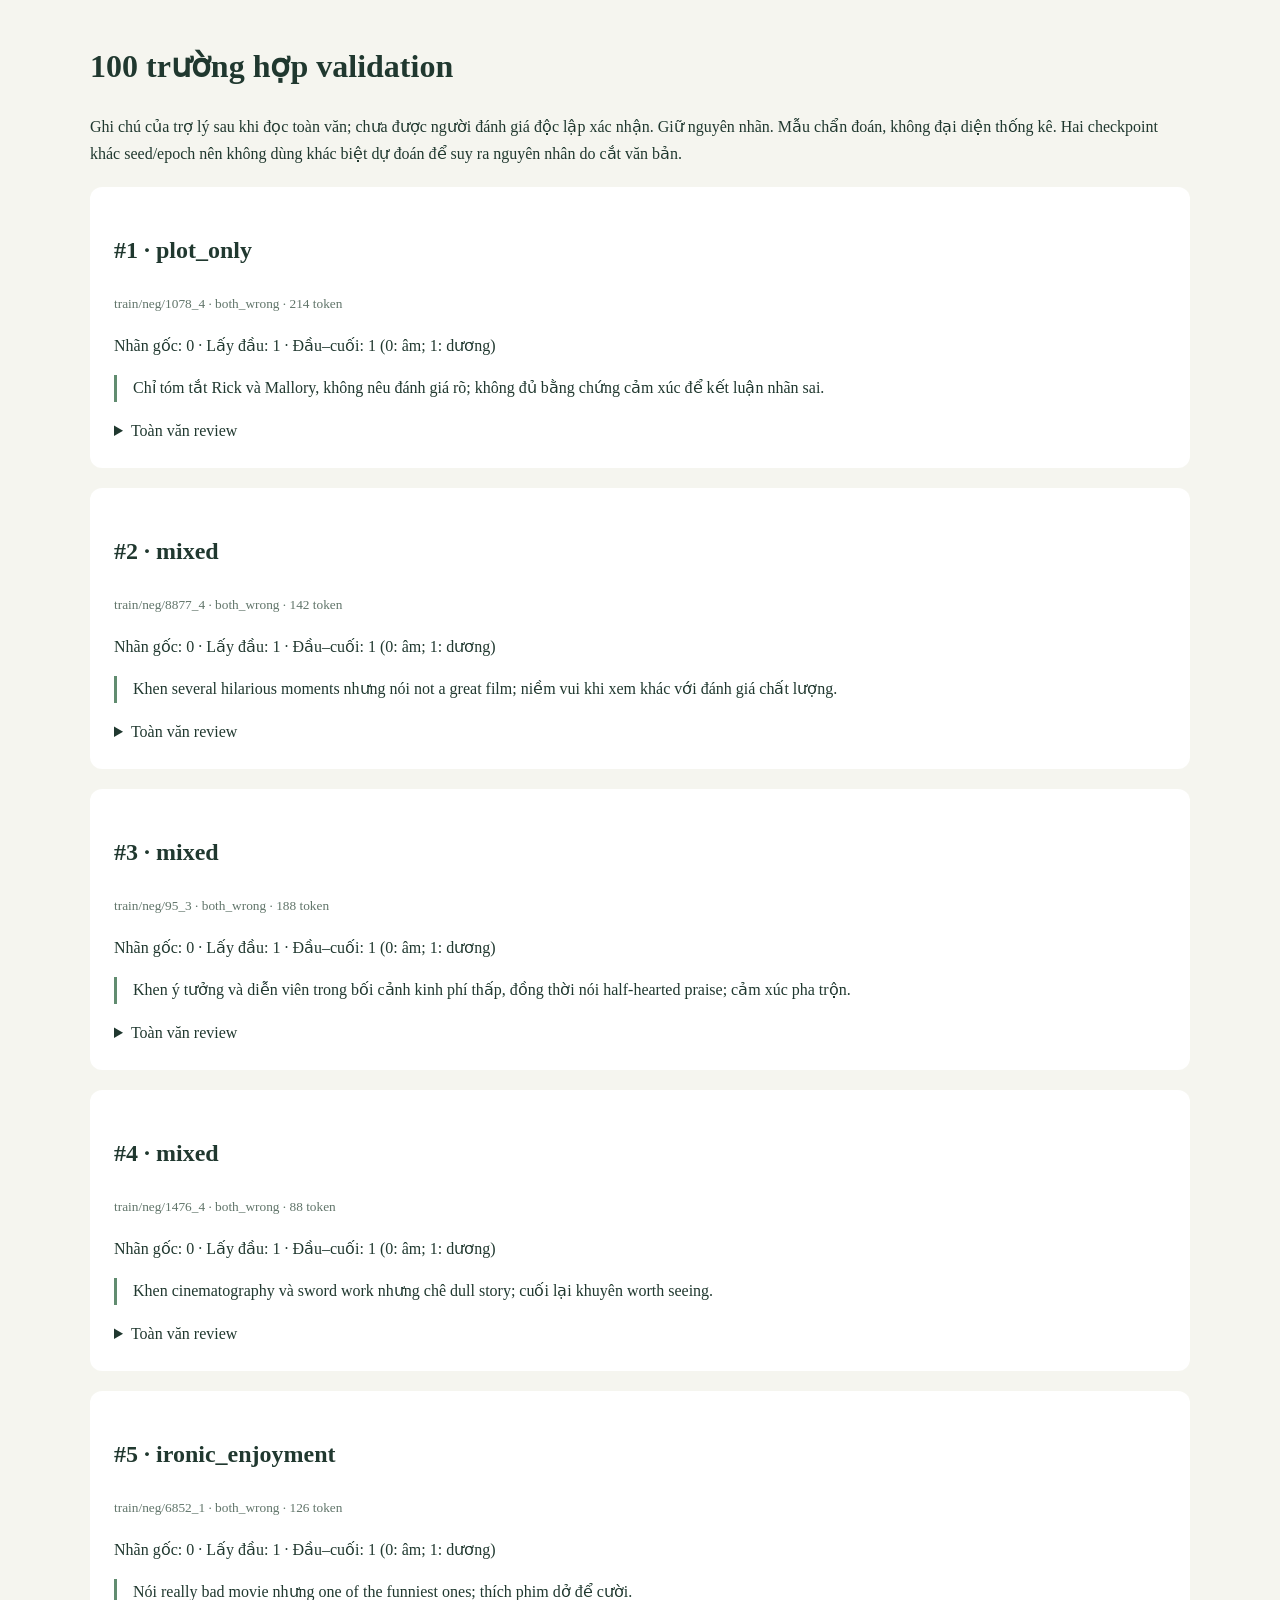
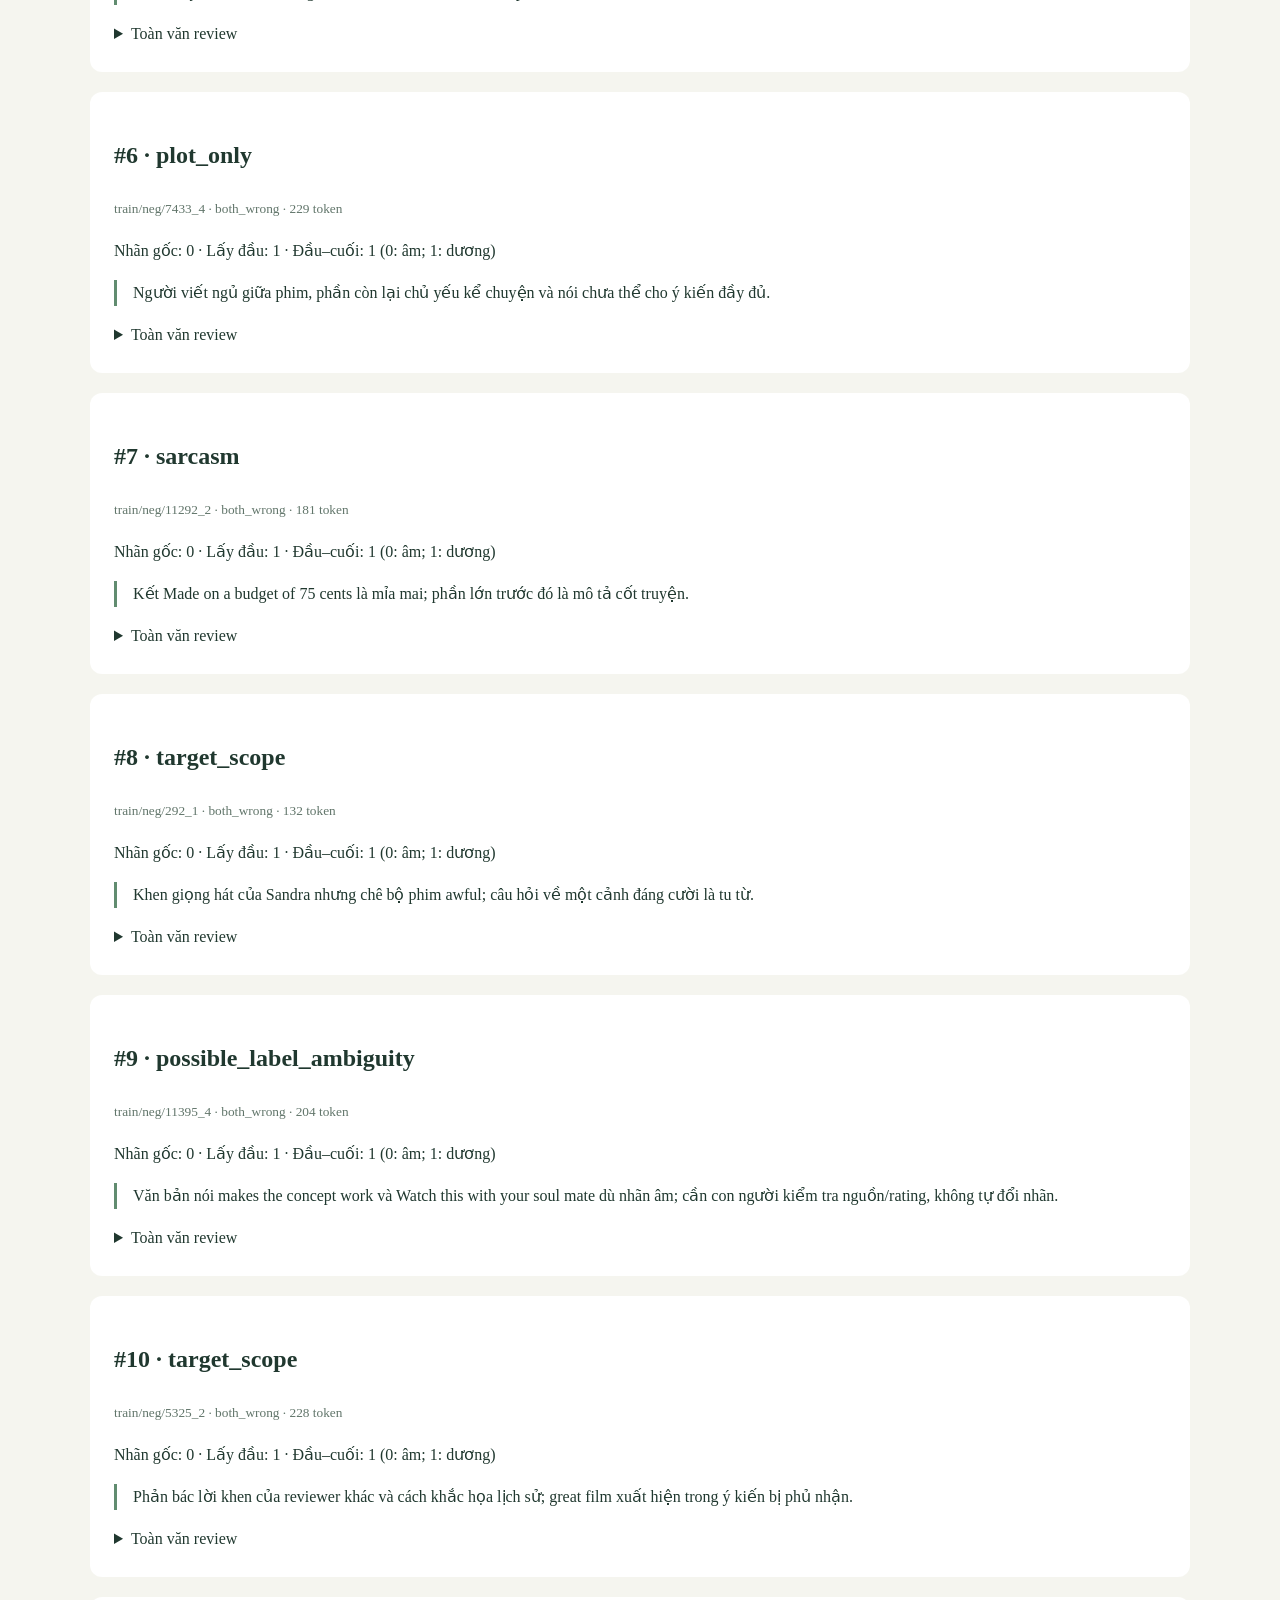
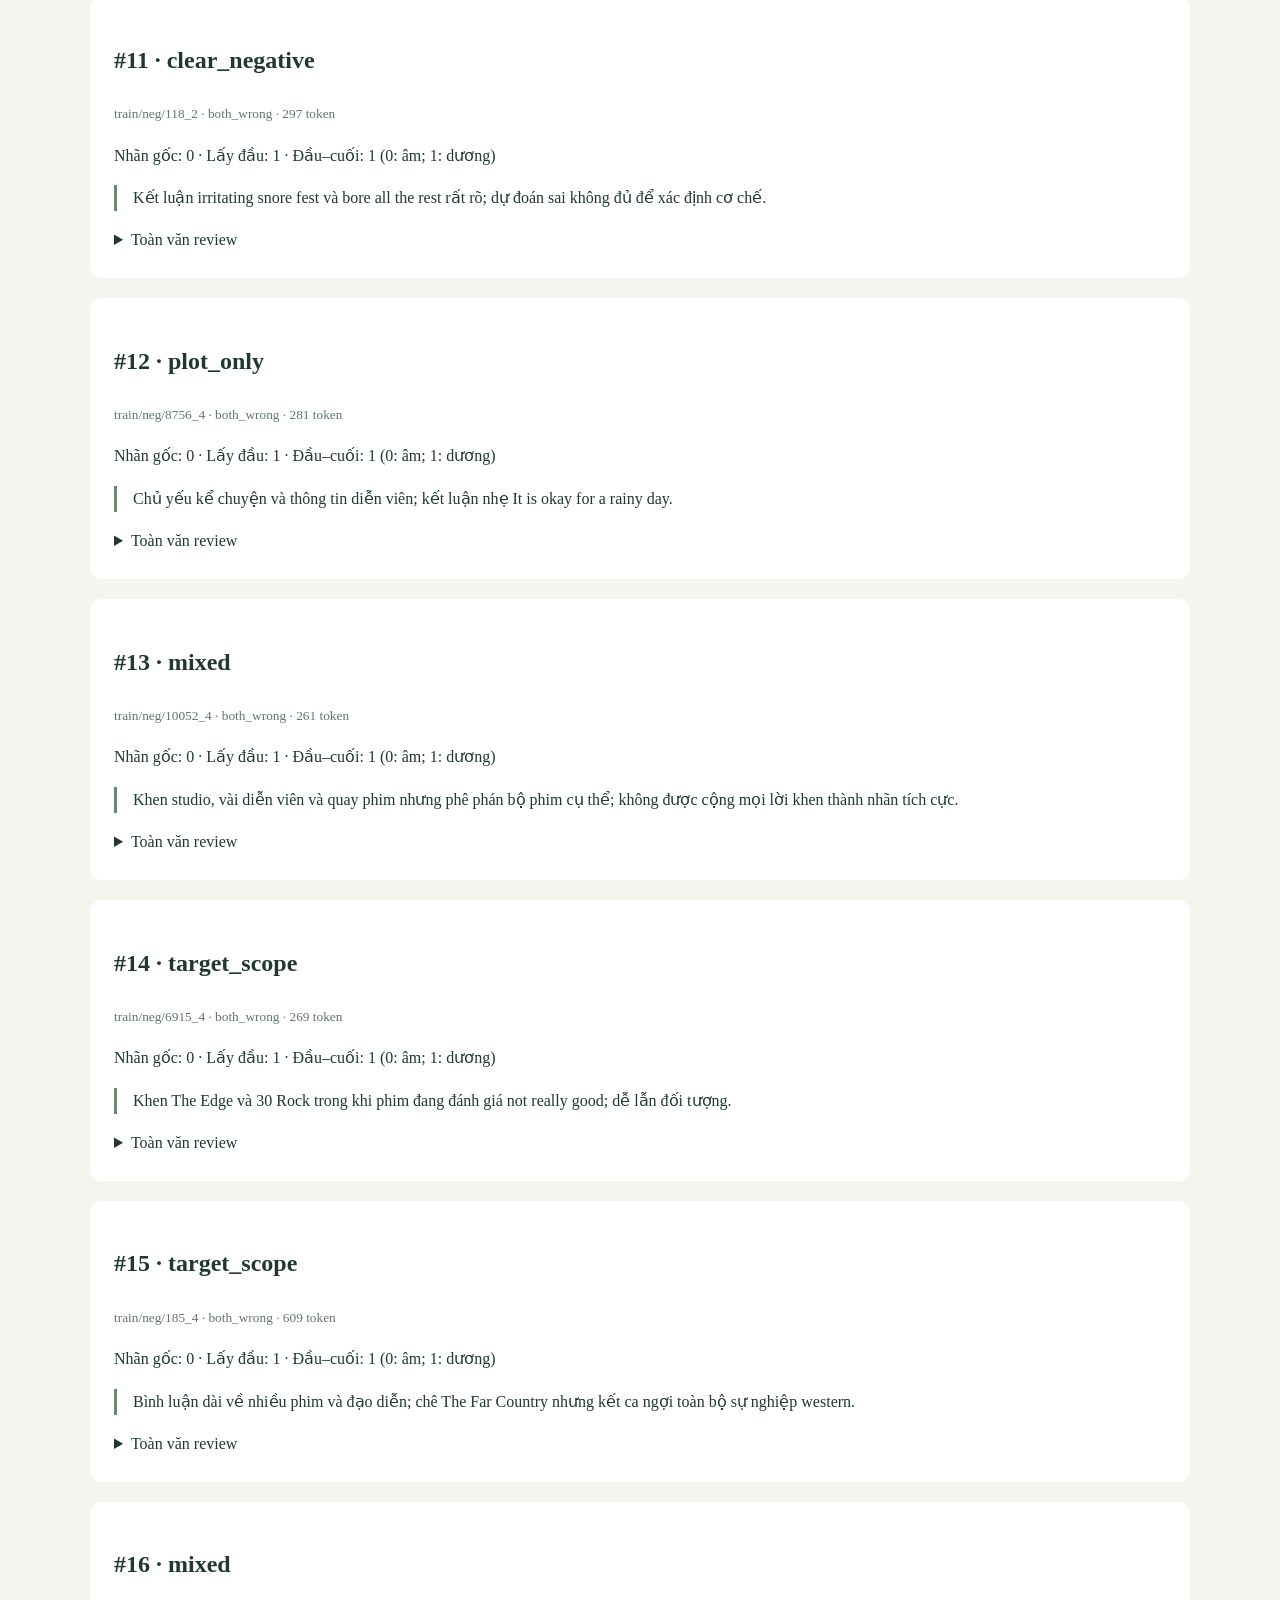
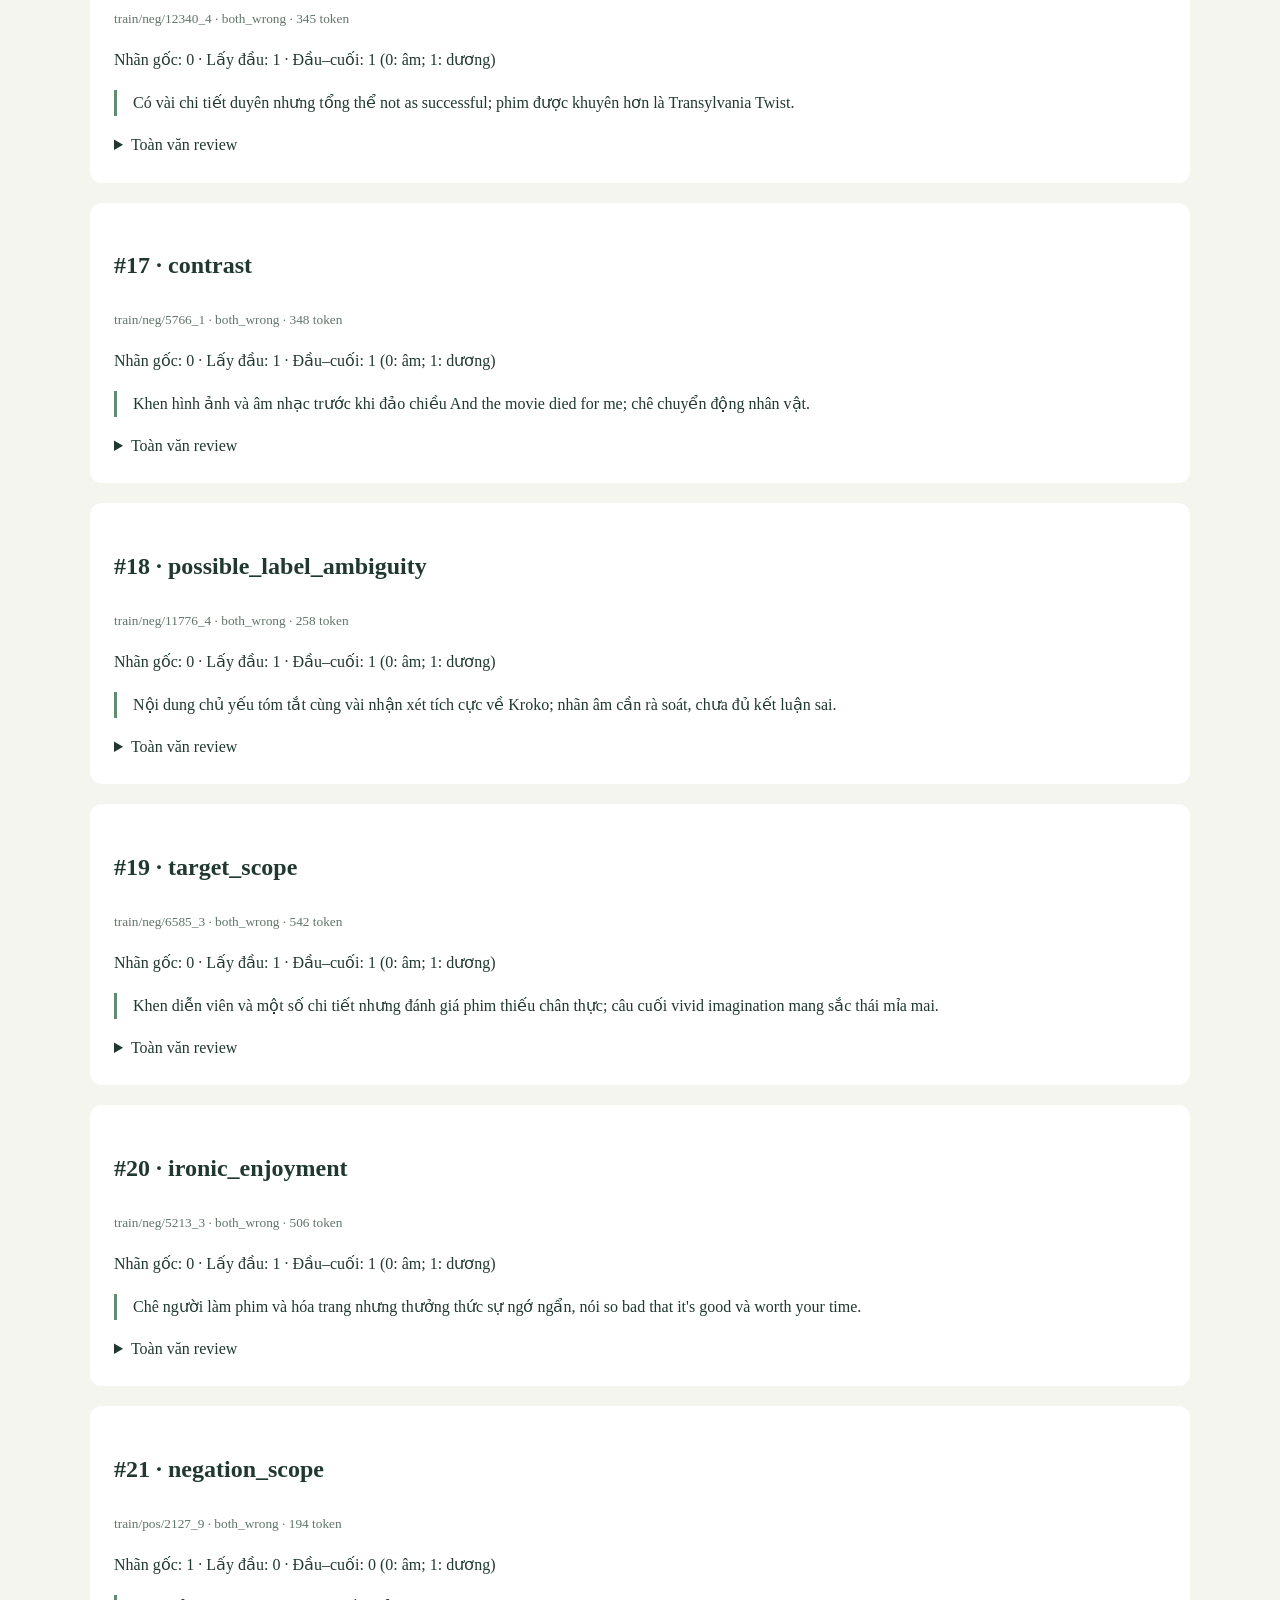
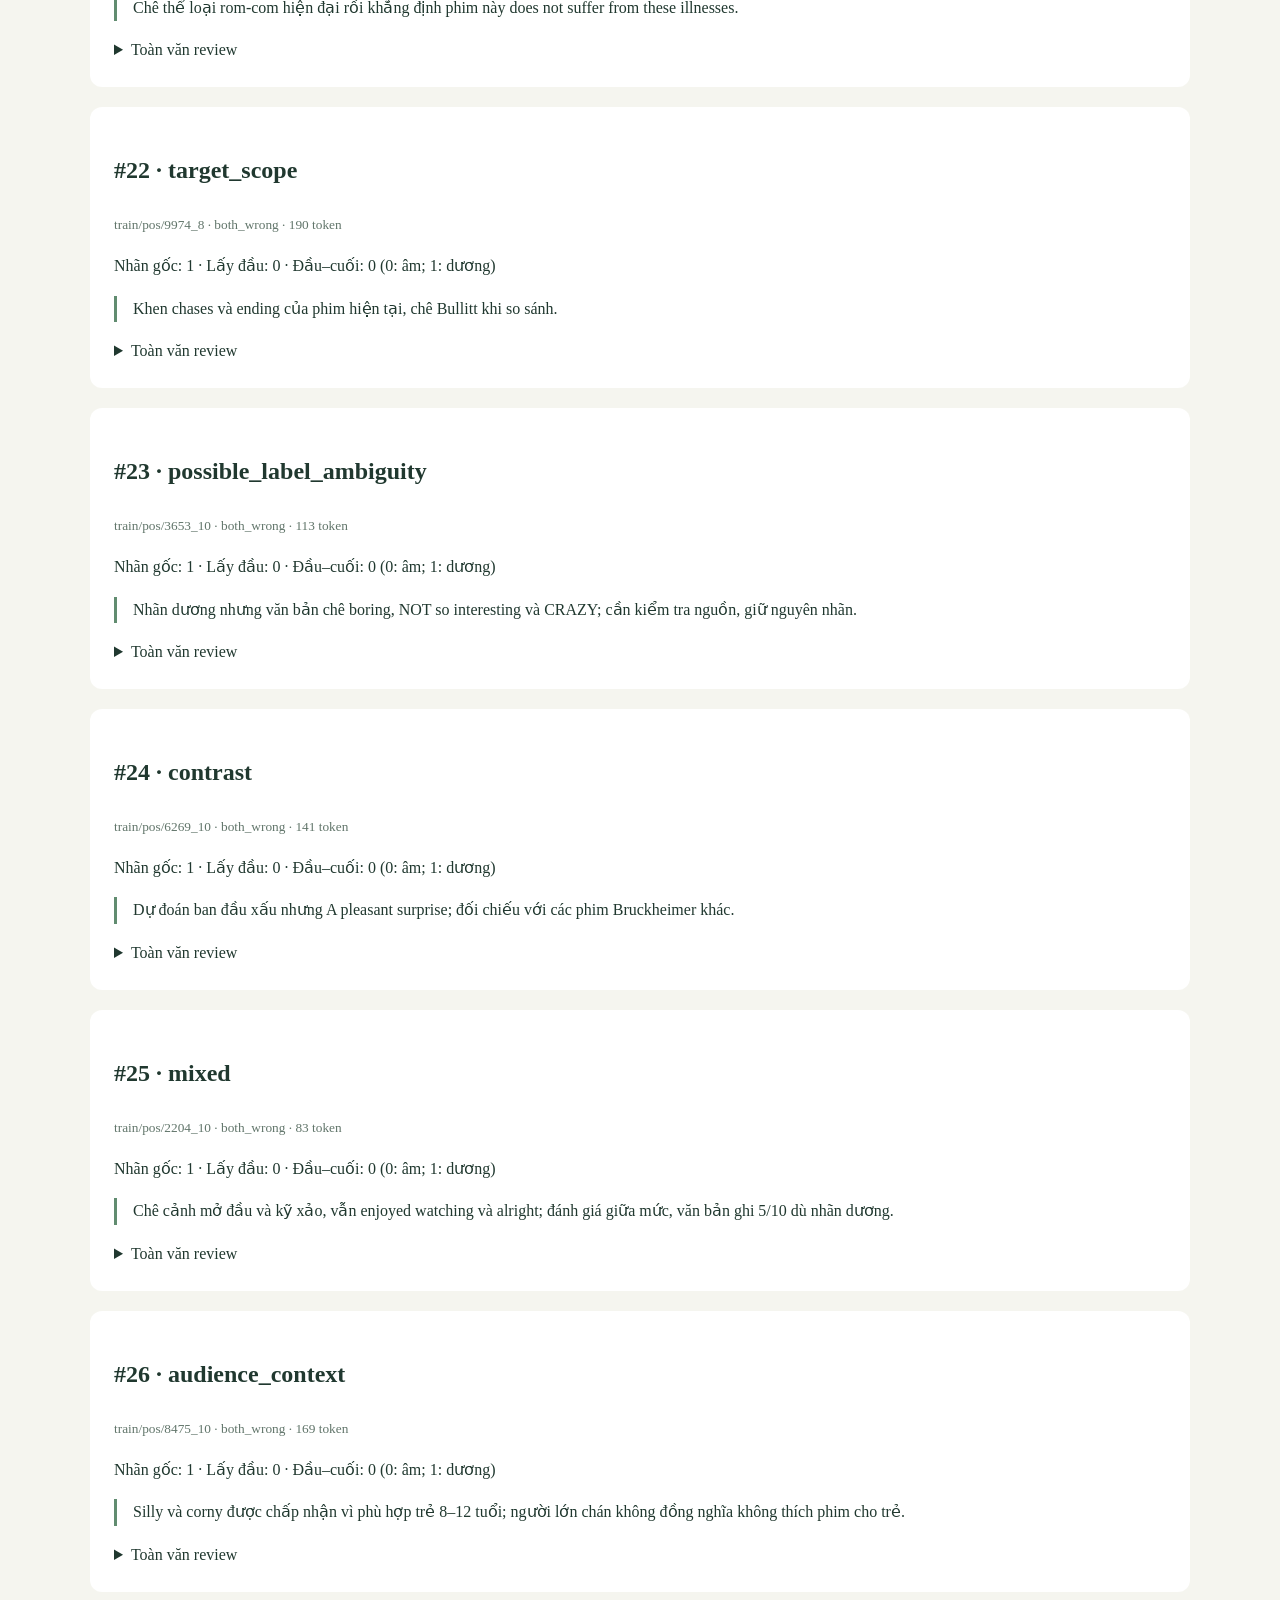
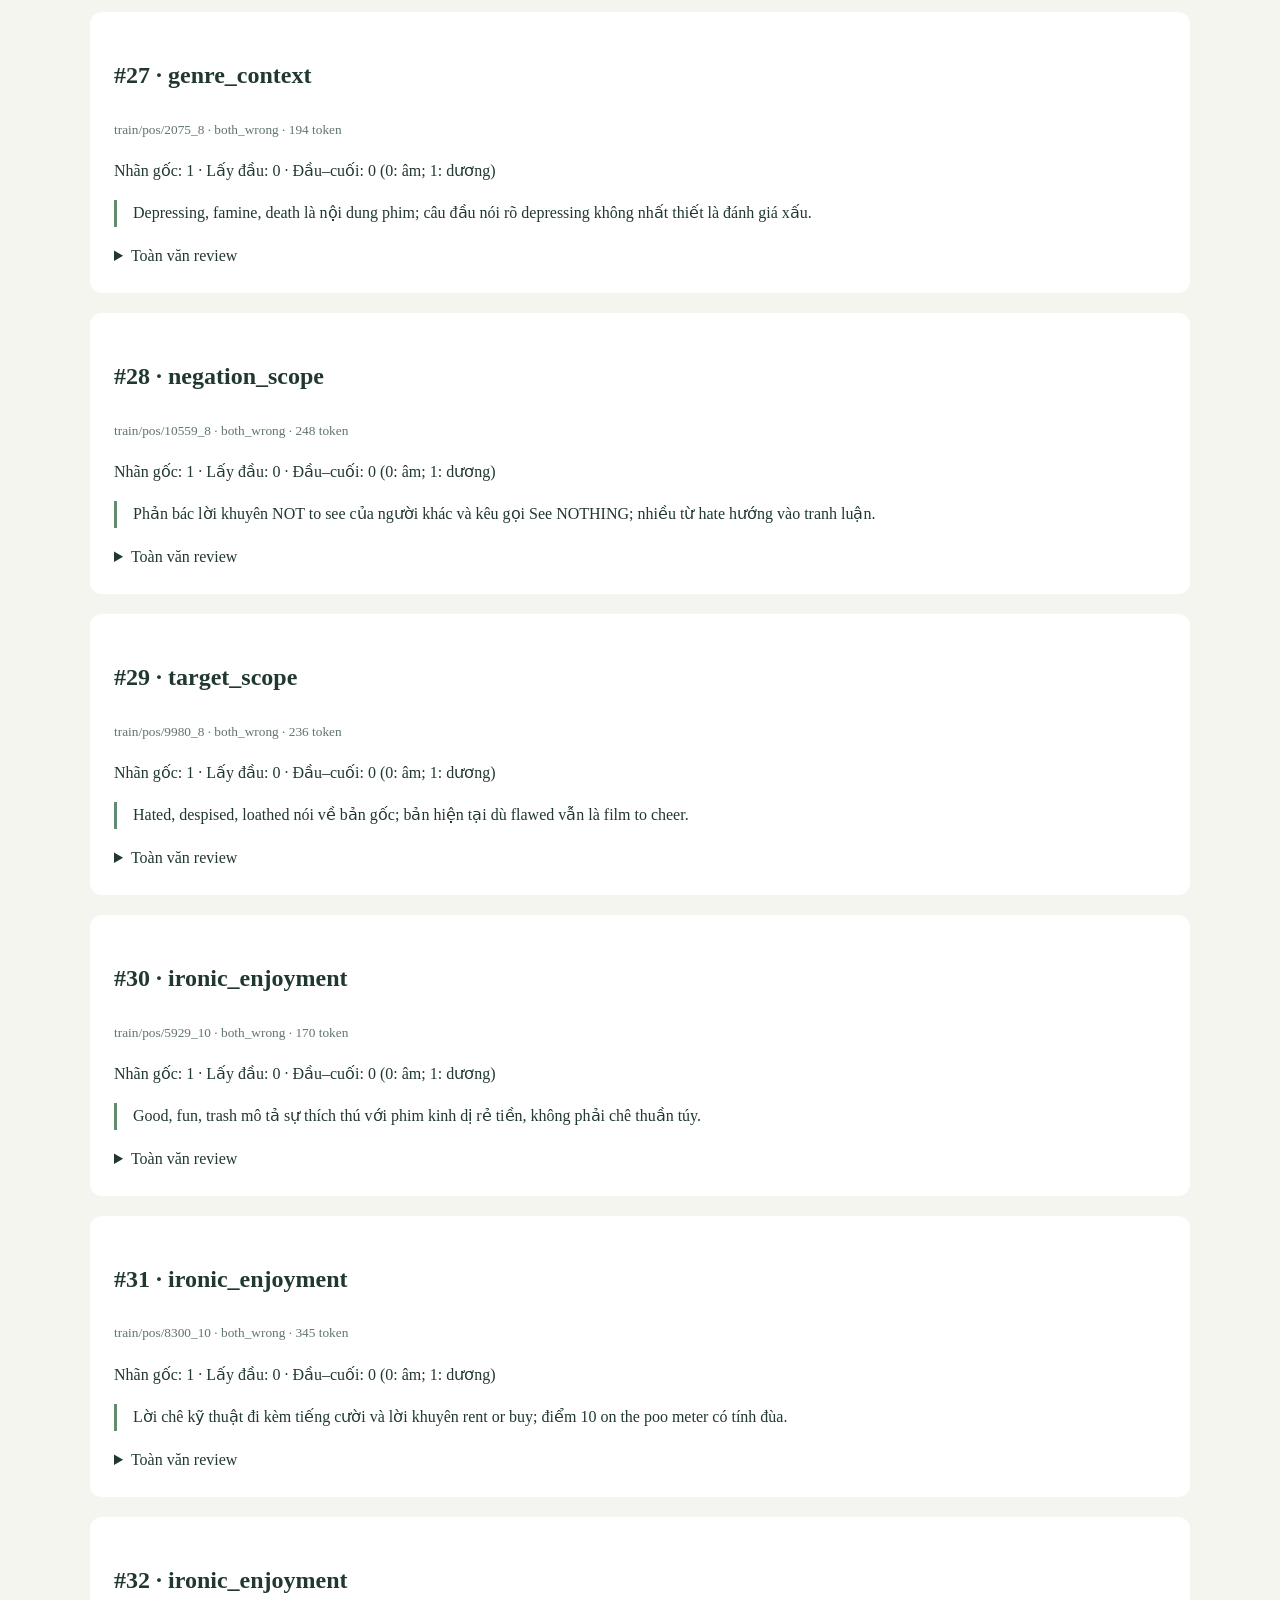
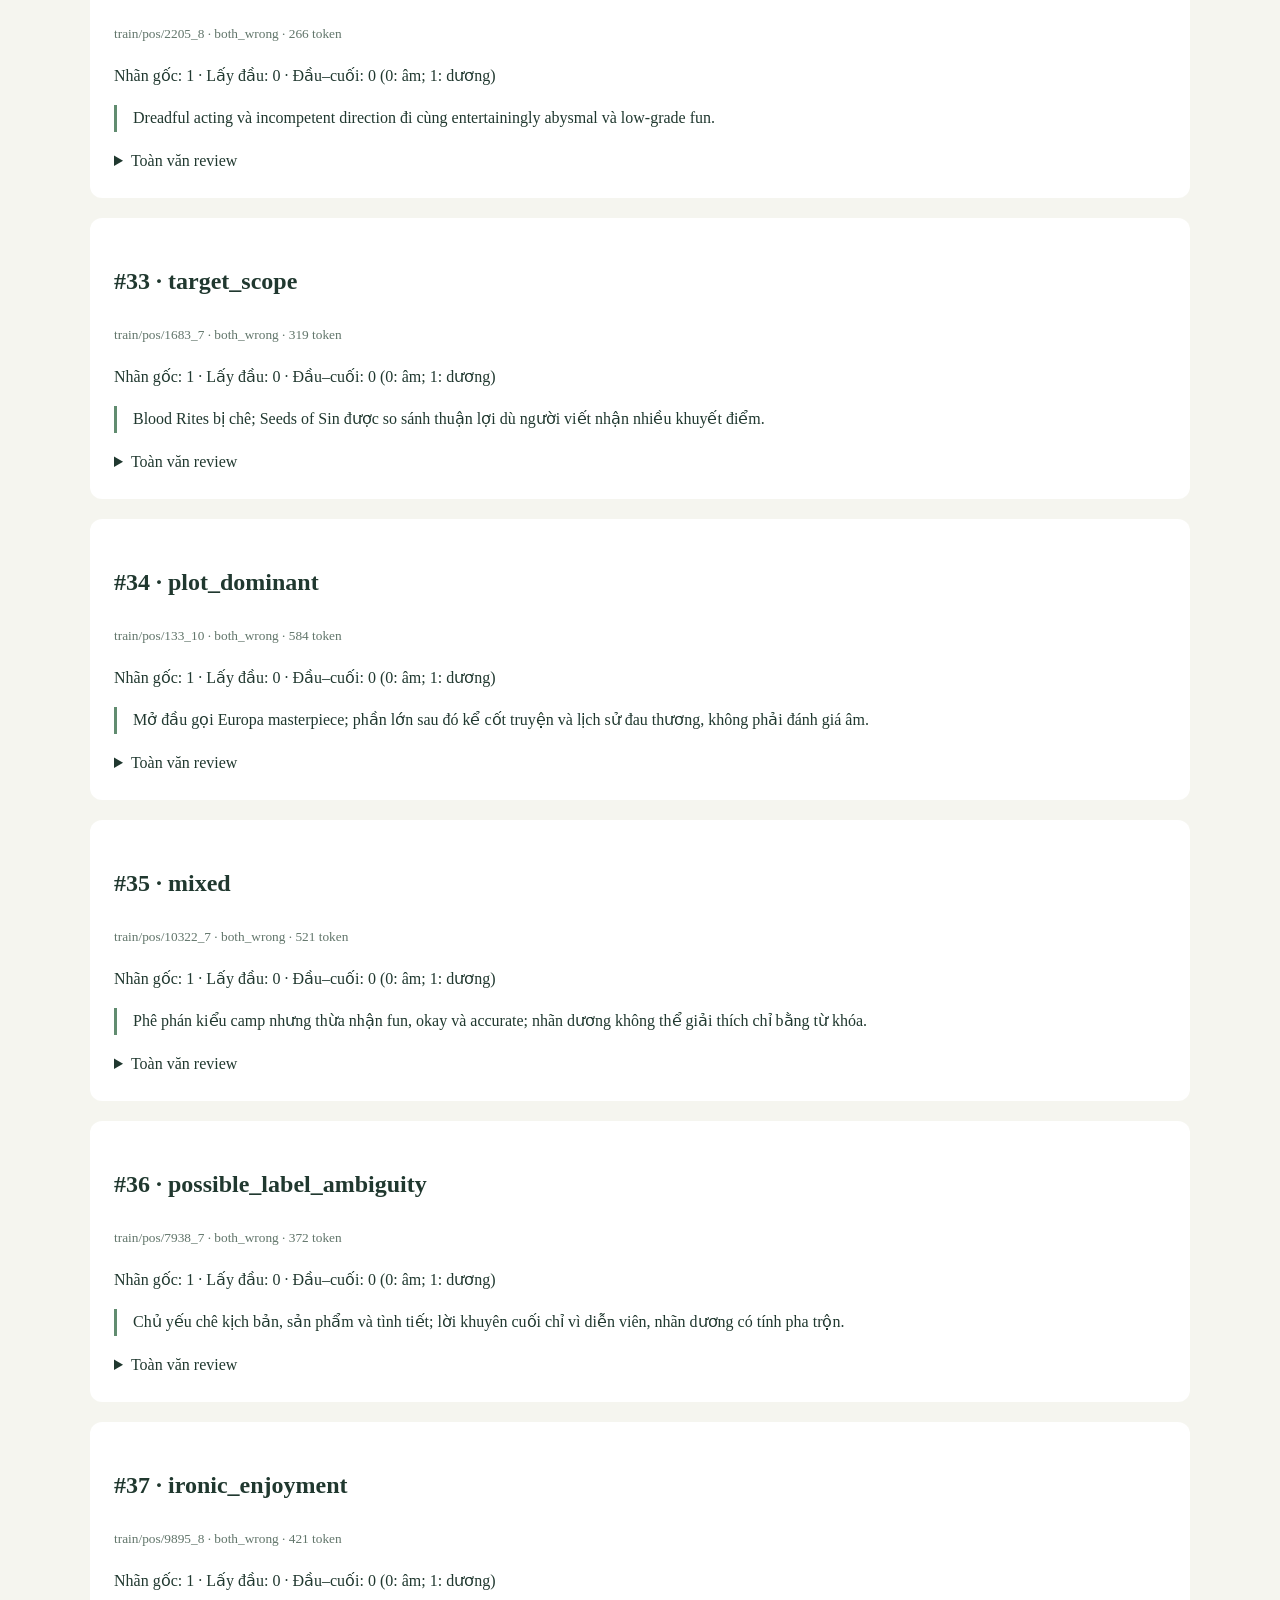
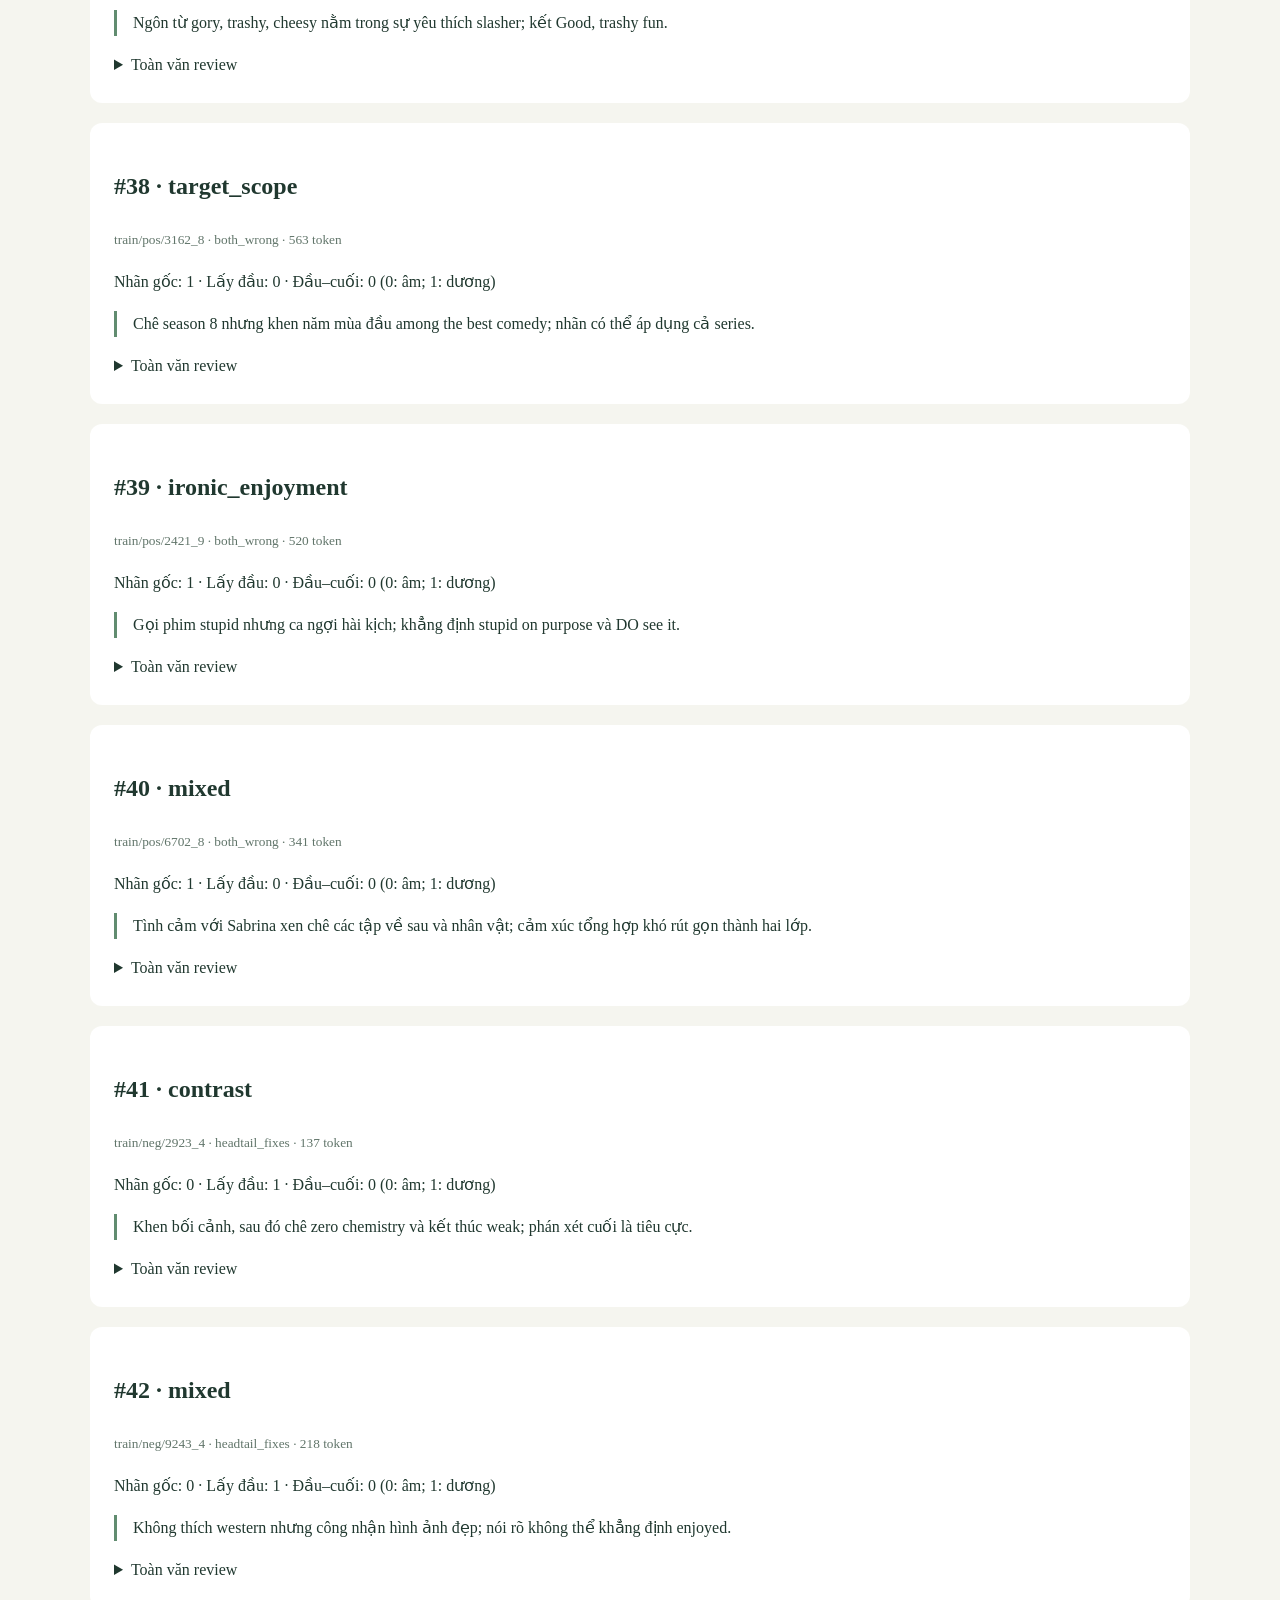
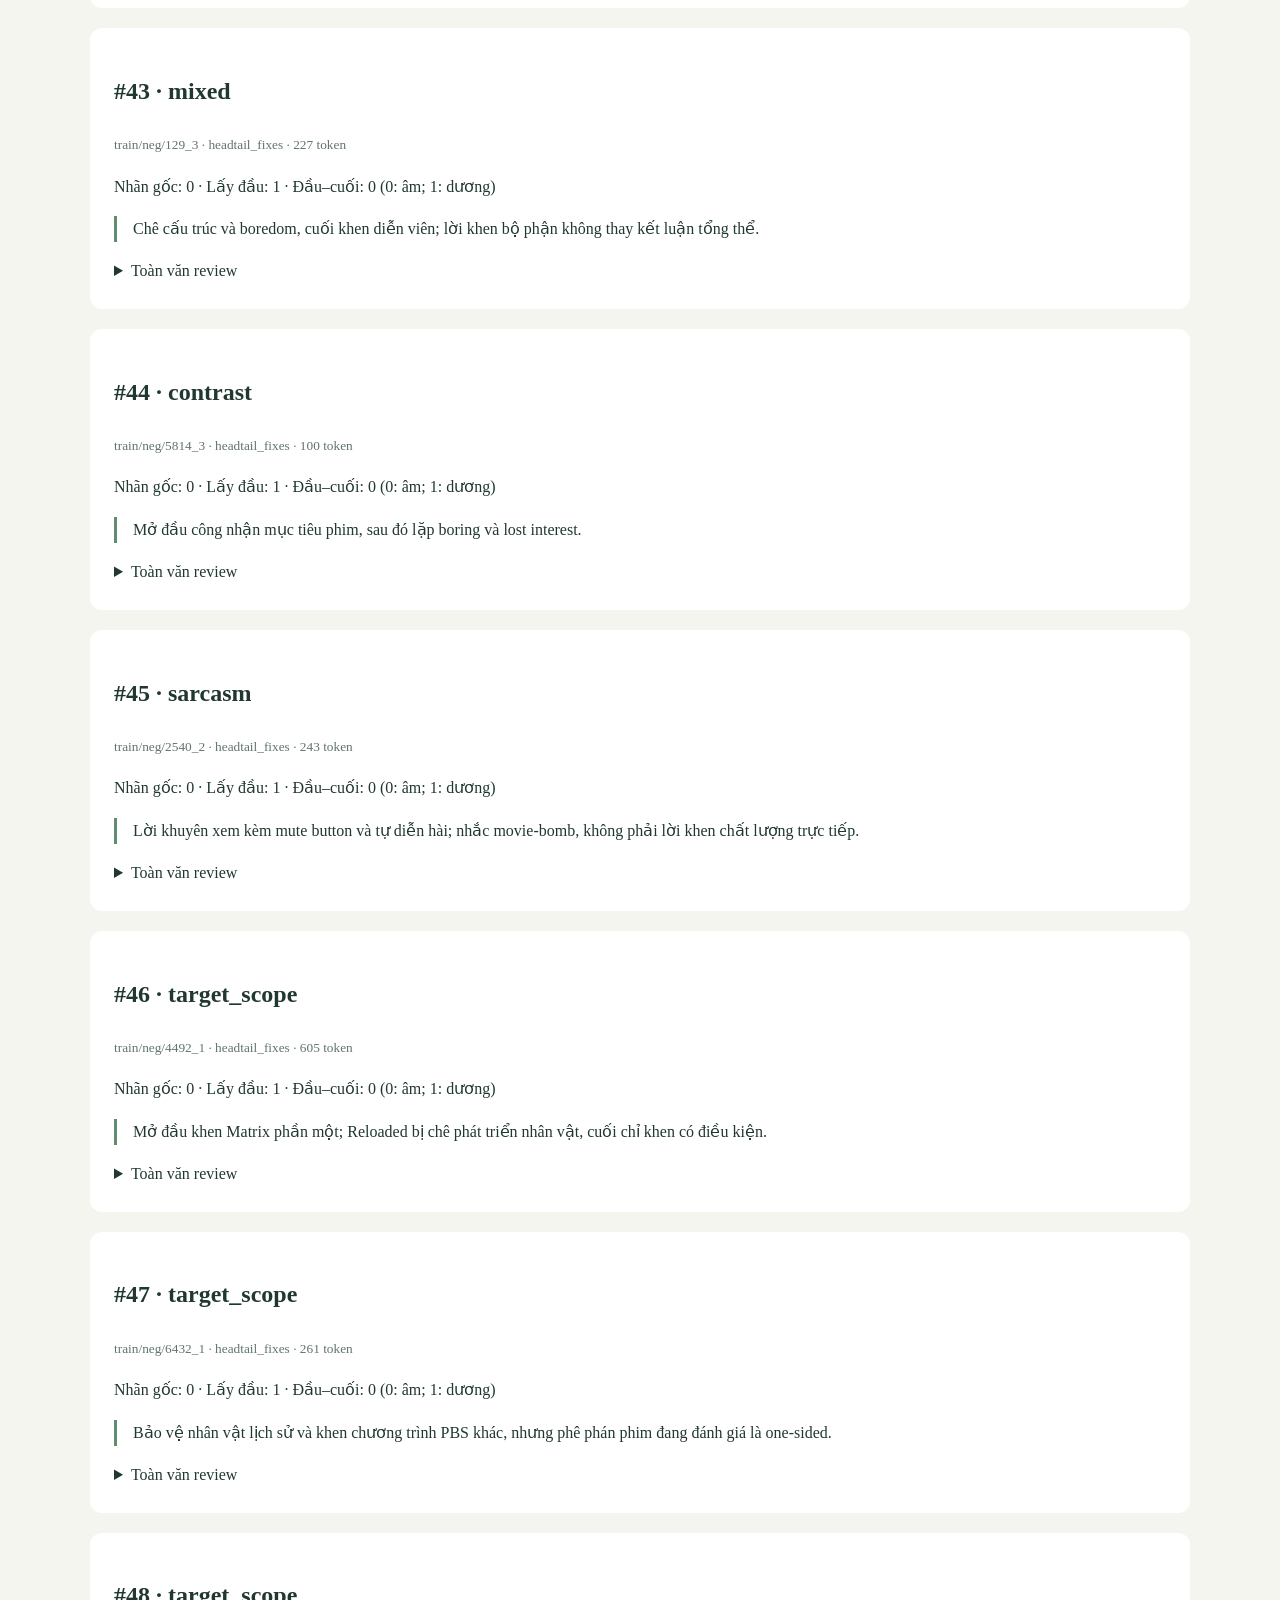
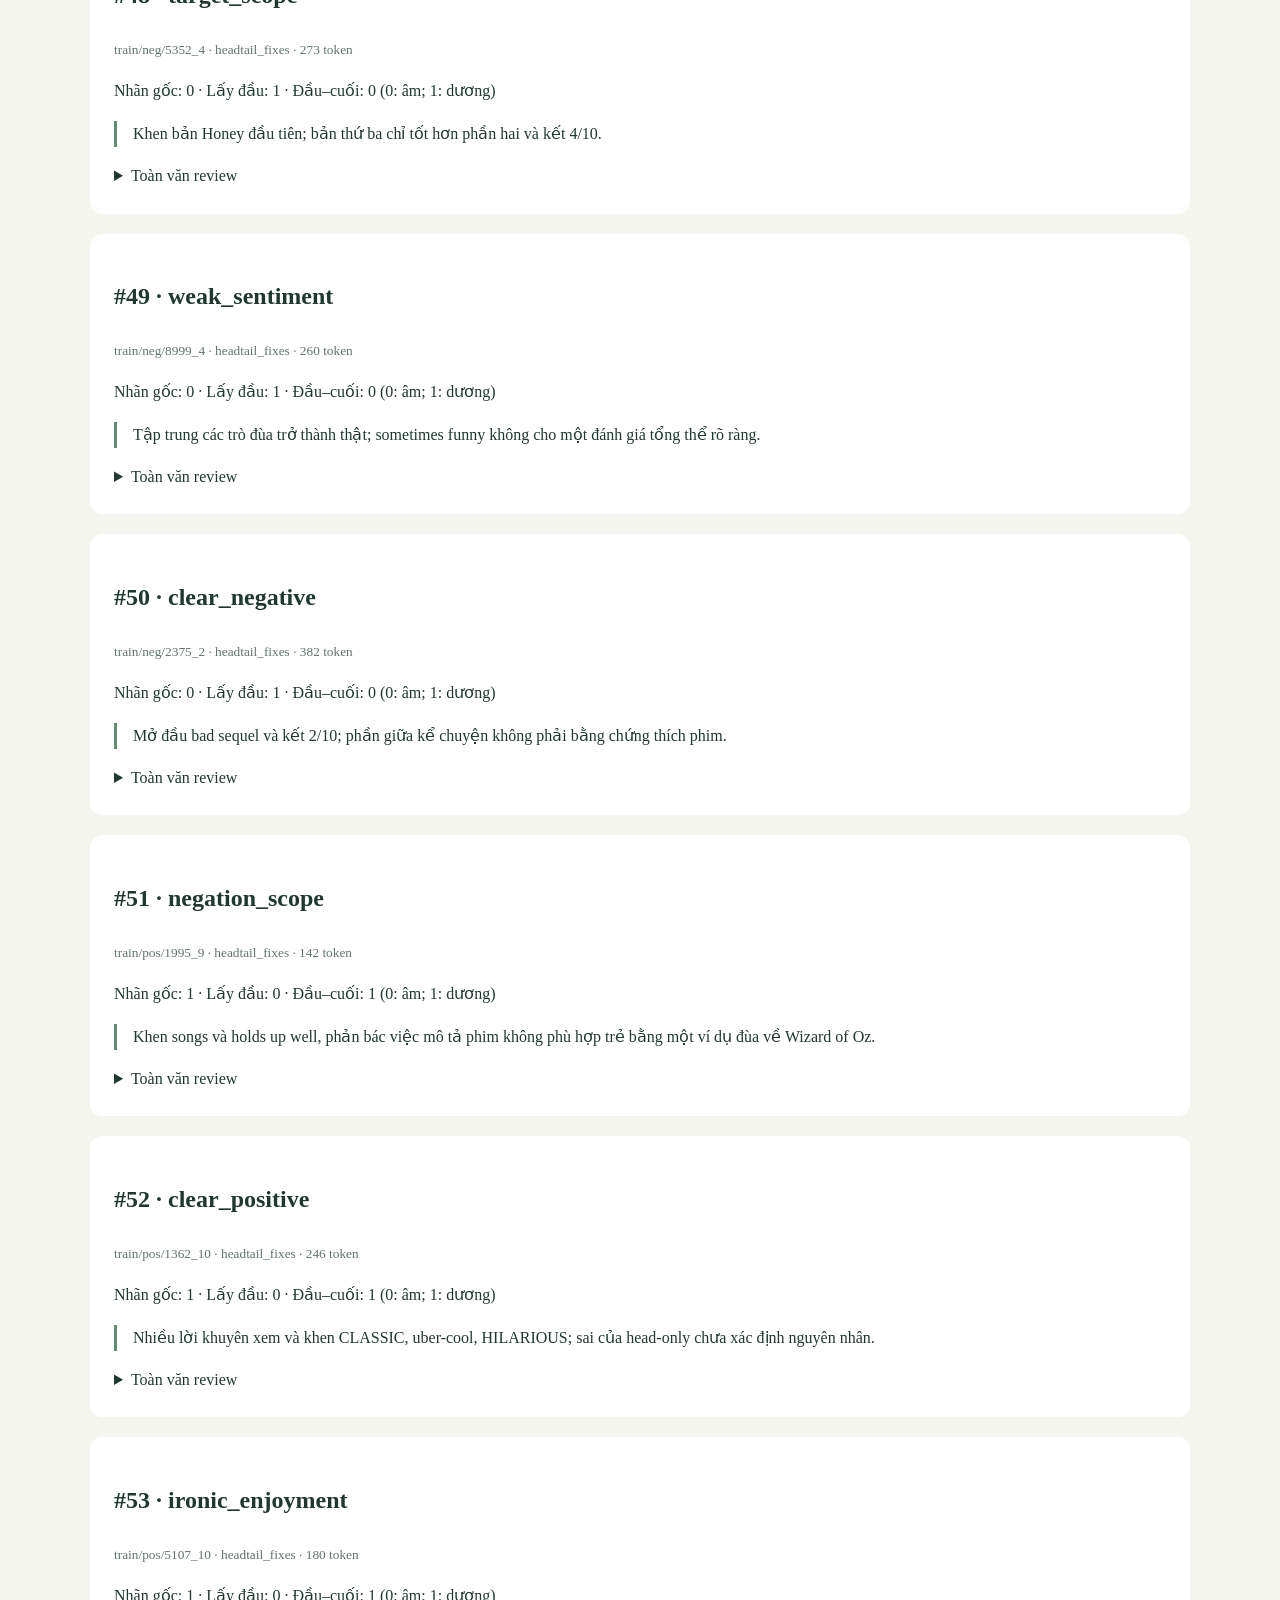
<file: reports/validation_analysis/index.html>
<!doctype html><html lang="vi"><meta charset="utf-8"><title>100 review validation</title><style>body{max-width:1100px;margin:40px auto;padding:0 20px;font:16px/1.65 Segoe UI;background:#f5f5ef;color:#20382f}article{background:white;padding:24px;margin:20px 0;border-radius:12px}summary{cursor:pointer}pre{white-space:pre-wrap;font:inherit}small{color:#61756a}.note{border-left:3px solid #618c70;padding-left:16px}</style><h1>100 trường hợp validation</h1><p>Ghi chú của trợ lý sau khi đọc toàn văn; chưa được người đánh giá độc lập xác nhận. Giữ nguyên nhãn. Mẫu chẩn đoán, không đại diện thống kê. Hai checkpoint khác seed/epoch nên không dùng khác biệt dự đoán để suy ra nguyên nhân do cắt văn bản.</p>
<article><h2>#1 · plot_only</h2><small>train/neg/1078_4 · both_wrong · 214 token</small><p>Nhãn gốc: 0 · Lấy đầu: 1 · Đầu–cuối: 1 (0: âm; 1: dương)</p><p class='note'>Chỉ tóm tắt Rick và Mallory, không nêu đánh giá rõ; không đủ bằng chứng cảm xúc để kết luận nhãn sai.</p><details><summary>Toàn văn review</summary><pre>Divorced lawyer Rick Magruder (Branagh) stumbles drunk out of a party hosted by his firm one night and has a chance meeting with a woman named Mallory Doss (Davidtz), who was a waitress at the party and seems to have lost her car. Rick drives the woman to her home and there they discover that her car has been already parked there, seemingly by her father, Dixon Doss (Duvall). Rick and Mallory walk into the house arguing about the situation when Mallory carelessly undresses in front of Rick, and he then spends the night with her. Rick wakes up in the morning and Mallory encounters him later in the day, asking him to file suit against her father because of his dangerous behavior. Rick, now obsessed with Mallory and willing to do anything for her, is successful in having Dixon put on trial and sent to prison, but when he is freed by his local friends, Rick finds himself in a trouble, trying to protect himself and his children from the danger he has unknowingly brought to life.</pre></details></article>
<article><h2>#2 · mixed</h2><small>train/neg/8877_4 · both_wrong · 142 token</small><p>Nhãn gốc: 0 · Lấy đầu: 1 · Đầu–cuối: 1 (0: âm; 1: dương)</p><p class='note'>Khen several hilarious moments nhưng nói not a great film; niềm vui khi xem khác với đánh giá chất lượng.</p><details><summary>Toàn văn review</summary><pre>&#x27;Major Payne&#x27; is a film about a major who makes life a living Hell for his small group of boys in the marines. This film does not really have a lot to offer, but it provides several hilarious moments that are well-worth a watch. Don&#x27;t expect it to be a memorable film, however. Just expect to laugh your way through the film and at the expense of other people. The confrontation between Major Payne and the chubby boy were hilarious, and that&#x27;s really all I remember about the film except for the boys wanting revenge on Major Payne. Again, it is not a great film, and it is probably best watched on a rainy day when you need some laughter.</pre></details></article>
<article><h2>#3 · mixed</h2><small>train/neg/95_3 · both_wrong · 188 token</small><p>Nhãn gốc: 0 · Lấy đầu: 1 · Đầu–cuối: 1 (0: âm; 1: dương)</p><p class='note'>Khen ý tưởng và diễn viên trong bối cảnh kinh phí thấp, đồng thời nói half-hearted praise; cảm xúc pha trộn.</p><details><summary>Toàn văn review</summary><pre>You have to admire Brad Sykes even if you don&#x27;t particularly want to, a man who churns out budget horror after budget horror to less than enthusiastic receptions. But keeps on doing it all the same. Even the half-hearted praise than surrounds his Camp Blood films is given grudgingly and I&#x27;m as guilty of this as anyone. Brad normally manages to throw something interesting into the mix, a neat idea, a kooky character, whatever, but without the funds to take it further than base level, he relies on the audience to cut him some slack and appreciate it for what it is and what it could be. Joe Haggerty gives a spirited and very funny performance as Ebenezer Jackson and its a credit to Sykes that he can sense that this oddball turn is going to work within the framework of the film. Coming to a multiplex near you, in a parallel universe, somewhere.</pre></details></article>
<article><h2>#4 · mixed</h2><small>train/neg/1476_4 · both_wrong · 88 token</small><p>Nhãn gốc: 0 · Lấy đầu: 1 · Đầu–cuối: 1 (0: âm; 1: dương)</p><p class='note'>Khen cinematography và sword work nhưng chê dull story; cuối lại khuyên worth seeing.</p><details><summary>Toàn văn review</summary><pre>This rather formulaic swords and flying fists movie is a decent early display of John Woo&#x27;s talents. The cinematography is excellent and some of the sword work is truly remarkable. Unfortunately the film labours under the burden of a dull story and a glaringly low budget (check some of the setbound fight scenes if you doubt me). Nonetheless, it&#x27;s worth seeing, especially if you can catch in letterboxed.</pre></details></article>
<article><h2>#5 · ironic_enjoyment</h2><small>train/neg/6852_1 · both_wrong · 126 token</small><p>Nhãn gốc: 0 · Lấy đầu: 1 · Đầu–cuối: 1 (0: âm; 1: dương)</p><p class='note'>Nói really bad movie nhưng one of the funniest ones; thích phim dở để cười.</p><details><summary>Toàn văn review</summary><pre>This film is really unbelievable. I&#x27;ve seen so much cheap trash-movies, especially a lot &#x27;Full Moon&#x27;-Pictures, but &#x27;Dollman&#x27; is really hard. So much comes together: the laughable story, the actors always at the edge of parody and the special effects! How long I could talk about them! It is a really bad movie, but also one of the funniest ones. If you&#x27;re a fan of bad movies to laugh about, you have to see it. And don&#x27;t miss &#x27;Dollman vs. Demonic Toys&#x27;. It really funnier and worse.</pre></details></article>
<article><h2>#6 · plot_only</h2><small>train/neg/7433_4 · both_wrong · 229 token</small><p>Nhãn gốc: 0 · Lấy đầu: 1 · Đầu–cuối: 1 (0: âm; 1: dương)</p><p class='note'>Người viết ngủ giữa phim, phần còn lại chủ yếu kể chuyện và nói chưa thể cho ý kiến đầy đủ.</p><details><summary>Toàn văn review</summary><pre>I have to be completely honest in saying first that I fell asleep somewhere in the middle, so I cannot give a full opinion about the film until I see it in full. Basically, a group of thieves, including Sid Carter (Sid James) and Ernie Bragg (Bernard Bresslaw), plan to make a fortune stealing a shipment of contraceptive pills from Finisham maternity hospital. This is where title character Matron (Hattie Jacques) works, along with staff members Sir Bernard Cutting (Kenneth Williams), Dr. Francis Goode (Charles Hawtrey), Dr. Prodd (Terry Scott) and Nurse Susan Ball (Barbara Windsor). Patients and their visitors are around too, including pregnant Mrs. Tidey (Joan Sims) and her nervous dad-to-be husband Mr. Tidey (Kenneth Connor). Also starring Bill Maynard as Freddy and EastEnders&#x27; Wendy Richard as Miss Willing. This plan by the way is not working out by the way, because all the staff are getting in the way. That&#x27;s pretty much all can say about the film until I see it again in full. Okay!</pre></details></article>
<article><h2>#7 · sarcasm</h2><small>train/neg/11292_2 · both_wrong · 181 token</small><p>Nhãn gốc: 0 · Lấy đầu: 1 · Đầu–cuối: 1 (0: âm; 1: dương)</p><p class='note'>Kết Made on a budget of 75 cents là mỉa mai; phần lớn trước đó là mô tả cốt truyện.</p><details><summary>Toàn văn review</summary><pre>Cornel Wilde and three dumbbells search for sunken treasure in the south Atlantic. The treasure-hunters led by Wilde fight a group of territorial sharks with cute little sneers on their hungry faces. Wilde and his merry men must find a way to take themselves off the menu so they can begin excavating an old Spanish galleon filled with gold bullion. After the crew engages in a small eternity of pushing, shoving, arguing, and listening to Wilde&#x27;s annoying health tips, 5 crazy convicts board the boat and complicate things. Now it is a battle of wits as to who gets the treasure and who gets to see what the inside of a shark&#x27;s stomach looks like. At least Wilde is in shape wearing exactly the same thing he wore in &#x27;The Naked Prey&#x27; 10 years earlier and he has remained in excellent condition. Made on a budget of 75 cents.</pre></details></article>
<article><h2>#8 · target_scope</h2><small>train/neg/292_1 · both_wrong · 132 token</small><p>Nhãn gốc: 0 · Lấy đầu: 1 · Đầu–cuối: 1 (0: âm; 1: dương)</p><p class='note'>Khen giọng hát của Sandra nhưng chê bộ phim awful; câu hỏi về một cảnh đáng cười là tu từ.</p><details><summary>Toàn văn review</summary><pre>I saw this by chance showing on cable on wanted to like it as I thought Sandra was quite funny from what I remembered. The only facial movement I had throughout the movie was jaw dropping stunned at how awful a movie I just suffered through. The person who said this is one of the funniest movies of all time please point out one line, just one scene, that is even worth a chuckle. She is a much better singer than I remember her to be, but I didn&#x27;t want to watch a lounge act. I think this is a movie try hard to like since they think they should and don&#x27;t view it objectively.</pre></details></article>
<article><h2>#9 · possible_label_ambiguity</h2><small>train/neg/11395_4 · both_wrong · 204 token</small><p>Nhãn gốc: 0 · Lấy đầu: 1 · Đầu–cuối: 1 (0: âm; 1: dương)</p><p class='note'>Văn bản nói makes the concept work và Watch this with your soul mate dù nhãn âm; cần con người kiểm tra nguồn/rating, không tự đổi nhãn.</p><details><summary>Toàn văn review</summary><pre>Not exactly a new story line, but this romantic comedy makes the concept work. A young man(John Cusack) and a drop dead gorgeous woman(Kate Beckinsale)keep meeting by chance and wonder if they are meant for each other. Although both are promised to others...oddly enough they still feel that their soul mate is out there somewhere. A little sappy in some places, but viva la love. Being a romantic I am almost obligated to be riveted. My favorite scene is where Cusack is on the ground and snow starts falling. The finale is almost too sweet, but most deserving. This is not one of Cusack&#x27;s deeper roles, but who in the hell could not be smitten by Beckinsale. Notable support is provided by Jeremy Piven and Molly Shannon. John Corbett plays the worst role I&#x27;ve ever seen him in. On the other hand Eugene Levy is quirky and funny. Watch this with your soul mate.</pre></details></article>
<article><h2>#10 · target_scope</h2><small>train/neg/5325_2 · both_wrong · 228 token</small><p>Nhãn gốc: 0 · Lấy đầu: 1 · Đầu–cuối: 1 (0: âm; 1: dương)</p><p class='note'>Phản bác lời khen của reviewer khác và cách khắc họa lịch sử; great film xuất hiện trong ý kiến bị phủ nhận.</p><details><summary>Toàn văn review</summary><pre>The reviewer from Poland must be a feminist, for she finds &quot;Young Catherine&quot; to be a great film and historically accurate. Nothing could be further from the truth. As a practicing Russian historian for many, many years I took exception with YC at almost every turn, and in particular the politically correct depiction of her as the boss who single-handed moved Russia into a direction of dominance. The truth? She was only brought to St.Petersburg to be a wife and mother, and found she had to &quot;bond&quot; with the dvoriane, the boyars, and the military just to survive. So long as she did not challenge them she was able/ permitted to indulge her cultural wishes (filling up the Hermitage with art treasures, etc.). There are so many proofs that she was not &quot;great,&quot; but in this area of post-modern revisionism proof is not very popular. YC is only a costume drama, a bit of fluff from Ted Turner that, like &quot;Peter the Great&quot; in 1986, is one more example of how badly Russia is portrayed in the West.</pre></details></article>
<article><h2>#11 · clear_negative</h2><small>train/neg/118_2 · both_wrong · 297 token</small><p>Nhãn gốc: 0 · Lấy đầu: 1 · Đầu–cuối: 1 (0: âm; 1: dương)</p><p class='note'>Kết luận irritating snore fest và bore all the rest rất rõ; dự đoán sai không đủ để xác định cơ chế.</p><details><summary>Toàn văn review</summary><pre>This is said to be a personal film for Peter Bogdonavitch. He based it on his life but changed things around to fit the characters, who are detectives. These detectives date beautiful models and have no problem getting them. Sounds more like a millionaire playboy filmmaker than a detective, doesn&#x27;t it? This entire movie was written by Peter, and it shows how out of touch with real people he was. You&#x27;re supposed to write what you know, and he did that, indeed. And leaves the audience bored and confused, and jealous, for that matter. This is a curio for people who want to see Dorothy Stratten, who was murdered right after filming. But Patti Hanson, who would, in real life, marry Keith Richards, was also a model, like Stratten, but is a lot better and has a more ample part. In fact, Stratten&#x27;s part seemed forced; added. She doesn&#x27;t have a lot to do with the story, which is pretty convoluted to begin with. All in all, every character in this film is somebody that very few people can relate with, unless you&#x27;re millionaire from Manhattan with beautiful supermodels at your beckon call. For the rest of us, it&#x27;s an irritating snore fest. That&#x27;s what happens when you&#x27;re out of touch. You entertain your few friends with inside jokes, and bore all the rest.</pre></details></article>
<article><h2>#12 · plot_only</h2><small>train/neg/8756_4 · both_wrong · 281 token</small><p>Nhãn gốc: 0 · Lấy đầu: 1 · Đầu–cuối: 1 (0: âm; 1: dương)</p><p class='note'>Chủ yếu kể chuyện và thông tin diễn viên; kết luận nhẹ It is okay for a rainy day.</p><details><summary>Toàn văn review</summary><pre>Russell Hopton acted in many films until his death in 1945. He only directed 2 and &quot;Black Gold&quot; was one, (the other was also from 1936). Frankie Darro had a sometimes abrasive screen presence but in this he was playing a good kid. He was obviously quite popular on the &quot;quickie&quot; circuit - he made so many films. In this one he plays the son of an old oil rigger who is convinced that he will strike oil very soon. J.C. Anderson (Berton Churchill) is trying to convince the old man to sell up as he knows there is going to be oil struck at any moment. A geologist, Henry, comes on the scene and helps &quot;Fishtail&#x27;s&quot; dad. He also convinces &quot;Fishtail&quot; to go to school regularly. Henry has his eye on Cynthia, the pretty teacher. This was Gloria Shea&#x27;s last film - she had begun her career as Olive Shea in &quot;Glorifying the American Girl&quot; (1929). &quot;Fishtail&#x27;s&quot; dad is killed when the rig is sabotaged and Henry is determined to bring Anderson and his cronies to justice. When Henry is kidnapped Anderson tries to persuade &quot;Fishtail&quot; to sell his oil lease. It all ends well with oil being struck and &quot;Fishtail&quot; going to Military school. It is okay for a rainy day.</pre></details></article>
<article><h2>#13 · mixed</h2><small>train/neg/10052_4 · both_wrong · 261 token</small><p>Nhãn gốc: 0 · Lấy đầu: 1 · Đầu–cuối: 1 (0: âm; 1: dương)</p><p class='note'>Khen studio, vài diễn viên và quay phim nhưng phê phán bộ phim cụ thể; không được cộng mọi lời khen thành nhãn tích cực.</p><details><summary>Toàn văn review</summary><pre>Warner Bros. made many potboilers in the 1930s and most of them are fast paced, economical and very entertaining. I really love how the studio exploited the less glamorous elements of our daily life. This is one of Warner&#x27;s few hard-edged melodramas that simply doesn&#x27;t work. Edward G. Robinson plays a ruthless editor of newspaper who resurrects the 20-year old story of a murderess with tragic consequences. Robinson gives a lively performance but he is surrounded by actors that don&#x27;t cut the mustard. H.B. Warner, Aline MacMahon and Boris Karloff are good, but the bad acting of Frances Starr and Anthony Bushell in the second leads really hurts the movie. Starr is particularly bad during her big dramatic scene near the end of the movie. In addition, the moralistic tone of the film seems ridiculous in the context of pre-code Hollywood. LeRoy&#x27;s direction is full of innovative visual touches but he cannot overcome the bad acting and the unintentionally funny situations. Sol Polito&#x27;s camera work is strong. Somehow, this piece of dreck got an Oscar nomination for Best Picture (in a year that gave us &quot;M,&quot; &quot;Dracula&quot; and &quot;Frankenstein&quot;).</pre></details></article>
<article><h2>#14 · target_scope</h2><small>train/neg/6915_4 · both_wrong · 269 token</small><p>Nhãn gốc: 0 · Lấy đầu: 1 · Đầu–cuối: 1 (0: âm; 1: dương)</p><p class='note'>Khen The Edge và 30 Rock trong khi phim đang đánh giá not really good; dễ lẫn đối tượng.</p><details><summary>Toàn văn review</summary><pre>This is one of those films that I remember being in the can for years before anything happening w/it. I don&#x27;t think it&#x27;s terrible, but it&#x27;s not really good either. Alec Baldwin was pretty good, but the plot is it kind of flimsy at best. The cast is pretty good in what they&#x27;re given, but again you are only as good as the script. Baldwin directing this although I could have sworn he didn&#x27;t direct all of it, I thought I read somewhere or lots of re-shoots wasn&#x27;t bad but he definitely has some potential in there. Although his work on &quot;30 Rock&quot; is nothing short of genius &amp; should keep him busy for a little while longer. I just hope the show bows out gracefully a la Seinfeld, but maybe not even that long. 9 years it went. So if you want to see a film that you won&#x27;t get much from, but won&#x27;t really hate either well this is for you. I can&#x27;t remember the last time a film had been wrapped so long before finally being released &amp; only on DVD at that. It was nice to see Alec Baldwin &amp; Anthony Hopkins again together since their excellent yet not much people have seen &quot;The Edge.&quot; Now pick up that excellent film for some real entertainment.</pre></details></article>
<article><h2>#15 · target_scope</h2><small>train/neg/185_4 · both_wrong · 609 token</small><p>Nhãn gốc: 0 · Lấy đầu: 1 · Đầu–cuối: 1 (0: âm; 1: dương)</p><p class='note'>Bình luận dài về nhiều phim và đạo diễn; chê The Far Country nhưng kết ca ngợi toàn bộ sự nghiệp western.</p><details><summary>Toàn văn review</summary><pre>The five or so really good westerns that Mann made are unequaled as an ensemble in Hollywood. Even John Ford never made that many with so much quality. The curious thing about them all is how uneven they are. Ford&#x27;s My Darling Clementine is worth about two and a half of any of them. Or at least two. The real hero of them besides Mann and Stewart is Chase. Chase being responsible for the brilliant Red River. Chase wrote far country, bend of the river, and probably some others. But none of them are as finished as My Darling Clementine, but then very few films, western or otherwise are. Each of the five films of Mann have huge gaps, or is it six, lets see. Bend, Far, Man of the West, Furies, Winchester 73, and yep, six, Naked Spur. Each have magnificent scene after magnificent scene, with fairly glaring lapses. Yet so does Red River, which is still the single greatest western ever made. So perfection isn&#x27;t everything. But The Far Country has huge, huge holes. It&#x27;s mawkish, and really comes alive only when Stewart and Mc Entire are locking horns. The rest is pretty pedestrian, with the usual exception of Mann&#x27;s camera. Mann&#x27;s camera is a one man course in cinematography. It is about as good an eye as anybody who ever got behind a strip of moving film. It is almost never in the wrong place, never. The Far Country has one amazing moment. And as usual it comes from Stewart. Nobody in the history of cinema ever received physical punishment with the authority of that man. He is absolutely amazing: look at him in Bend, Far, Winchester, and Man from Laramie: in Bend has been beaten up and is hanging by a thread so believably and with such boiling hatred he looks like somebody displaced from Dachau, in Far he is shot off a raft with such violence, it looks so convincing that you wince, and of course when he is dragged through the fire in Man, well you find yourself looking for the burn marks. What an actor. Not to mention the moment in Winchester when he is beaten up early in the hotel room, also as well as anybody ever did it. But that was Mann&#x27;s territory: look at Gary Cooper fighting with Jack Lord in Man of the West. As painful as any fight scene ever recorded. Cooper while not being quite as convincing as Stewart, nevertheless is somehow his equal in looking exhausted at the end of the fight. In short, nobody but nobody but nobody ever showed the human being in extremis as well as Mann. What a great, great director. See every western he ever made. They are his real monuments, even if all are scetchy. But so what. When he gets roaring with his great scenes they are as good as anybody, including Ford. And his six westerns as an ensemble are the best ever done by anyone, period. Thanks, Anthony.</pre></details></article>
<article><h2>#16 · mixed</h2><small>train/neg/12340_4 · both_wrong · 345 token</small><p>Nhãn gốc: 0 · Lấy đầu: 1 · Đầu–cuối: 1 (0: âm; 1: dương)</p><p class='note'>Có vài chi tiết duyên nhưng tổng thể not as successful; phim được khuyên hơn là Transylvania Twist.</p><details><summary>Toàn văn review</summary><pre>&quot;Transylvania 6-5000&quot; is an insignificant but occasionally funny and charming mid 80&#x27;s horror parody with some very familiar names in the cast and a handful of genuine opportunities to chuckle in the script. Two bozo journalist of a gossipy tabloid newspaper are sent, very much against their will, to Transylvania to do a story on the alleged return of mad scientist Frankenstein. There are some adorable little gimmicks and details to discover left and right in the film, like a little guillotine for hard-boiled eggs and laboratory test tubes that are being used to put in cream and sugar at the breakfast table. The wholesome of the film, however, is not as successful as it could and should have been, with jokes and parody situations that are way too overlong. The Roger Corman production &quot;Transylvania Twist&quot;, which came out four years after this, is a lot funnier and much more recommended. The film is particularly parodying the classic Universal milestones of the early 30&#x27;s, so you better make sure you&#x27;ve seen those if you want to grasp all the tiny gags and references. There&#x27;s a pretty original twist indicating that the Frankenstein character only behaves like a mad-raving evil scientist when he enters his laboratory. It&#x27;s also revealed that he&#x27;s actually more of a Father Damien sort of messiah who&#x27;s only concerned with the condition of exiled monsters. Michael Richards, the freaky guy who plays Kramer in Seinfeld, stars as a psychotic butler who appears and disappears at the most inappropriate moments. I&#x27;m pretty sure John Turturro&#x27;s character in &quot;Mr. Deeds&quot; was inspired by Richards&#x27;s role here.</pre></details></article>
<article><h2>#17 · contrast</h2><small>train/neg/5766_1 · both_wrong · 348 token</small><p>Nhãn gốc: 0 · Lấy đầu: 1 · Đầu–cuối: 1 (0: âm; 1: dương)</p><p class='note'>Khen hình ảnh và âm nhạc trước khi đảo chiều And the movie died for me; chê chuyển động nhân vật.</p><details><summary>Toàn văn review</summary><pre>This was thought to be the flagship work of the open source community, something that would stand up and scream at the worlds media to take notice as we&#x27;re not stuck in the marketing trap with our options in producing fine work with open source tools. After the basic version download ( die hard fan here on a dial-up modem ) eventually got here I hit my first snag. Media Player, Mplayer Classic &amp; winamp failed to open it on my xp box, and then Totem, xine &amp; kaffeine failed to open it on my suse server. Mplayer managed to run it flawlessly. Going to be hard to spread the word about it if normal users cant even open it... The Film. Beautiful soundtrack, superb lighting, masterful camera work and flawless texturing. Everything looked real. And then the two main characters moved.... and spoke... And the movie died for me. Everything apart from the lip syncing and the actual animation of the two main characters ( except for Proog in the dancing scene ) looked fluid and totally alive. The two main characters were animated so poorly that at times i was wondering if there are any games on the market at the moment with cut-scenes that entail less realism than this. Any frame in the movie is fantastic.. as a frame, and the thing is great if neither actors are moving. I&#x27;m so glad i haven&#x27;t actually recommended this to anyone. I&#x27;d ruin my reputation. Oh, and final fantasy had a more followable and cunningly devised plot. this movie would get 10 stars if it wasn&#x27;t for the tragedy that sits right there on the screen.</pre></details></article>
<article><h2>#18 · possible_label_ambiguity</h2><small>train/neg/11776_4 · both_wrong · 258 token</small><p>Nhãn gốc: 0 · Lấy đầu: 1 · Đầu–cuối: 1 (0: âm; 1: dương)</p><p class='note'>Nội dung chủ yếu tóm tắt cùng vài nhận xét tích cực về Kroko; nhãn âm cần rà soát, chưa đủ kết luận sai.</p><details><summary>Toàn văn review</summary><pre>Any person with fairly good knowledge of German cinema will surely tell that numerous films about a young girl having troubles with her mother as well as her boy friend have been made in the past.If such a film is shown to people again,it would surely click provided if it has something new,fresh and captivating for today&#x27;s challenging audiences. This is also true for German film maker Sylke Enders as her film&#x27;s principal protagonist Kroko has been mistreated by everybody around her including her mother and boyfriend.She is bold enough to face any punishment as she has tried her hand at all kinds of criminal activities including shoplifting.Kroko was originally shot on DV to be blown afterwards to 35 mm format.Its technical virtuosity does not hamper our joys when we learn that Kroko would like to become a policeman as she feels that she is averse to the idea of becoming a run of the mill hairdresser.If someone were to state a positive aspect of Sylke Enders&#x27; film,it may well be Kroko&#x27;s involvement with handicapped people as a result of a punishment.It is with Kroko that we learn that punks are human too with their unique joys and sorrows.</pre></details></article>
<article><h2>#19 · target_scope</h2><small>train/neg/6585_3 · both_wrong · 542 token</small><p>Nhãn gốc: 0 · Lấy đầu: 1 · Đầu–cuối: 1 (0: âm; 1: dương)</p><p class='note'>Khen diễn viên và một số chi tiết nhưng đánh giá phim thiếu chân thực; câu cuối vivid imagination mang sắc thái mỉa mai.</p><details><summary>Toàn văn review</summary><pre>In reviewing this film I can only go by my experiences as a weekend warrior doing my basic training in July, August, and September of 1971 in that garden spot of the earth, Fort Polk, Louisiana. Take the High Ground was not anything like I remember basic training. But one has to remember at the time this was post Korea which ended in a stalemate, but it was a conventional war as we knew them. It was not Vietnam, a jungle guerrilla war where we kept pouring draftees into an endless pit. The draft at that time was an unwelcome, but accepted as still necessary for the country&#x27;s defense. Richard Widmark is a veteran of Korea now assigned state side to train the troops to go overseas. The film is about one of his training cycles and the men of the platoon he has to train. They&#x27;re the usual kind you would find in just about any war film from the previous decade. One thing I will praise Take The High Ground for is the fact that MGM recognized our army was now an integrated one with the presence of William Hazard as a black recruit in the platoon. It was in keeping with the spirit of the times which were a changing. But I will say that a recruit like Russ Tamblyn would have been cured of his smart mouth from day one. Richard Widmark would have not risked death or becoming a eunuch in order to give Jerome Courtland confidence with a weapon. And no way would have he worried so much about Robert Arthur deserting. He&#x27;s have just let the MPs deal with him. Of course being shot in and around Fort Bliss and El Paso, Texas did give Take the High Ground good authenticity. But view it as an army recruiting film and you can certainly understand why the government so eagerly gave cooperation back in the day. I do remember the drill sergeants having their little conflicts which you could pick up on when you weren&#x27;t worried about them getting on your case for something which was 95% of the time. But there ain&#x27;t no way that Karl Malden would have slugged Widmark out in the open during training in front of several witnesses among the recruits. Both would have realized that would have undermined authority, something the military just doesn&#x27;t let happen. I wish I could have said something better about Take The High Ground because I certainly like its talented cast, it&#x27;s talented director Richard Brooks, even the silly theme by Dimitri Tiomkin and Ned Washington, fresh from their Oscar a year before for High Noon. The film actually got an Oscar nomination for Best Screenplay and story by Millard Kaufman. It must have been for Kaufman&#x27;s vivid imagination.</pre></details></article>
<article><h2>#20 · ironic_enjoyment</h2><small>train/neg/5213_3 · both_wrong · 506 token</small><p>Nhãn gốc: 0 · Lấy đầu: 1 · Đầu–cuối: 1 (0: âm; 1: dương)</p><p class='note'>Chê người làm phim và hóa trang nhưng thưởng thức sự ngớ ngẩn, nói so bad that it&#x27;s good và worth your time.</p><details><summary>Toàn văn review</summary><pre>As others have mentioned, this movie is similar to THE FLY (both versions) and the lesser known sci-fi flick ALTERED STATES. The big difference is that those two movies were well made by people who knew what they were doing and were good at it. METAMORPHOSIS did not have these advantages. METAMORPHOSIS is a potentially interesting science fantasy story that had the wrong people in charge of it and the wrong actors playing the roles. The story follows scientist Dr. Peter Houseman (Gene LeBrock), an obsessed man working on a genetic cure to aging and death. When the university he works for threatens to cut funding, he decides to inject the anti-aging serum into himself. As a result, Dr. Houseman spends the rest of the movie slowly turning into a lizard. And oh yes, watching the good doctor go through the process of becoming that lizard is a great joy. It really is so bad that it&#x27;s good. Some of the lines are classic: &quot;What WAS it?&quot; &quot;A nightmare...from the past!&quot; Many of the reviews that I&#x27;ve read for this point up how stupid and ridiculous the last five minutes of this movie are. I&#x27;m just going to go ahead and spoil it: the good doctor goes from being a shuffling half-man, half-lizard thing to being what appears to be a man in a rejected Godzilla costume, when the police finally gun him down. In the final scene, some obnoxious kid is seen with a little pet lizard which he claims will never die, and the movie&#x27;s heroine, Sally Donnelly (Catherine Baranov) evidently decides that the little lizard is the final incarnation of Dr. Houseman. The camera then gives us a close-up of the lizard&#x27;s face; this is, I assume, the director&#x27;s way of showing us that the lizard is EVIL. Yes, it is goofy, but I fell over laughing so I can&#x27;t complain. I watched this movie because it was a part of the Chilling Classics 50 Movie Megapack that I purchased. I&#x27;m sure many of those who are reading this did exactly the same thing, as the 50 pack is the only way to see this movie on DVD. If you have recently bought the boxed set and haven&#x27;t watched this movie yet, it really is worth your time, even if I did just ruin the ending for you. It might also be possible to find this movie online for free.</pre></details></article>
<article><h2>#21 · negation_scope</h2><small>train/pos/2127_9 · both_wrong · 194 token</small><p>Nhãn gốc: 1 · Lấy đầu: 0 · Đầu–cuối: 0 (0: âm; 1: dương)</p><p class='note'>Chê thể loại rom-com hiện đại rồi khẳng định phim này does not suffer from these illnesses.</p><details><summary>Toàn văn review</summary><pre>Calling this a romantic comedy is accurate but nowadays misleading. The genre has sadly deteriorated into cliches, too focused on making the main couple get together and with very little room for ambience and other stories, making it formulaic and overly predictable. The Shop Around the Corner does not suffer from these illnesses: it manages to create a recognisably middle/eastern-European atmosphere and has a strong cast besides the (also strong) nominal leads; I avoid using the words &#x27;supporting cast&#x27; as for example Mr. Matuschek (Frank Morgan) has a central role to the film and his story is equally if not more important than the romance. The 1998 film You&#x27;ve Got Mail borrowed the &#x27;anonymous pen-pal&#x27; idea from this film and has therefore been billed as a remake. This is not correct and in fact unfair to the new movie - it shares the genre and borrows a plot element, but that is all.</pre></details></article>
<article><h2>#22 · target_scope</h2><small>train/pos/9974_8 · both_wrong · 190 token</small><p>Nhãn gốc: 1 · Lấy đầu: 0 · Đầu–cuối: 0 (0: âm; 1: dương)</p><p class='note'>Khen chases và ending của phim hiện tại, chê Bullitt khi so sánh.</p><details><summary>Toàn văn review</summary><pre>Sure this was a remake of a 70&#x27;s film, but it had the suspense and action of a current film, say Breakdown. He&#x27;s running, desperate to be with his hospitalized wife, the police are the least concern. The chases were very good, the part with him being cornered at a rest stop was well done, the end of the movie was a great cliffhanger. This is better than Bullitt, a boring movie with what, a muscle car chase that was filmed badly? Vigo&#x27;s character knew what he had to do to escape Johnny Law, few movies had the effects-night vision, CB radio-okay I forgot the name of the movie, guy has 76&#x27;Caddy souped up, toys with guy he upset. The ending is great, you can&#x27;t tell if he fakes his suicide or not, a very good did-he-make-it-or-not.</pre></details></article>
<article><h2>#23 · possible_label_ambiguity</h2><small>train/pos/3653_10 · both_wrong · 113 token</small><p>Nhãn gốc: 1 · Lấy đầu: 0 · Đầu–cuối: 0 (0: âm; 1: dương)</p><p class='note'>Nhãn dương nhưng văn bản chê boring, NOT so interesting và CRAZY; cần kiểm tra nguồn, giữ nguyên nhãn.</p><details><summary>Toàn văn review</summary><pre>Why a good actress like Elizabeth Berkley stars in this commonplace movie???!!! The cast gives some good performance (Elizabeth Berkley as a Barbie girl, Ele Keats as a girl without mother and Justin Whalin, a guy eternally lessened by his bother), but the direction is extremely boring and the story is NOT so interesting and original. I can NOT believe that a movie like this was produced for the big screen! Julie Corman (the producer): are you CRAZY???!!!</pre></details></article>
<article><h2>#24 · contrast</h2><small>train/pos/6269_10 · both_wrong · 141 token</small><p>Nhãn gốc: 1 · Lấy đầu: 0 · Đầu–cuối: 0 (0: âm; 1: dương)</p><p class='note'>Dự đoán ban đầu xấu nhưng A pleasant surprise; đối chiếu với các phim Bruckheimer khác.</p><details><summary>Toàn văn review</summary><pre>A pleasant surprise! I expected a further downgrade along the line: The Rock (9)--&gt;Con Air (7)--&gt;Armaggeddon (4). Especially for such an overhyped film. Perhaps that&#x27;s the reason so few approved of this new type of Bruckheimer fare. Clever dialogue instead of snappy one-liners, decent background/motivation instead of shake-n-bake stereotypes and when the chase came you really thirsted for it. Fanboys expecting an Armageddon rollercoaster: stay away. This is one for the more intelligent action fans. It didn&#x27;t even bother me Jolie appeared so little.</pre></details></article>
<article><h2>#25 · mixed</h2><small>train/pos/2204_10 · both_wrong · 83 token</small><p>Nhãn gốc: 1 · Lấy đầu: 0 · Đầu–cuối: 0 (0: âm; 1: dương)</p><p class='note'>Chê cảnh mở đầu và kỹ xảo, vẫn enjoyed watching và alright; đánh giá giữa mức, văn bản ghi 5/10 dù nhãn dương.</p><details><summary>Toàn văn review</summary><pre>I think that the movie was kind of weird. In the opening scene, a person is killed for no reason. He doesn&#x27;t get mentioned again. The special effects could have also be better but i enjoyed watching an older horror movie. It isn&#x27;t the best example of a classic horror movie but it still was an alright movie. I give it about a 5 out of 10 of the scale.</pre></details></article>
<article><h2>#26 · audience_context</h2><small>train/pos/8475_10 · both_wrong · 169 token</small><p>Nhãn gốc: 1 · Lấy đầu: 0 · Đầu–cuối: 0 (0: âm; 1: dương)</p><p class='note'>Silly và corny được chấp nhận vì phù hợp trẻ 8–12 tuổi; người lớn chán không đồng nghĩa không thích phim cho trẻ.</p><details><summary>Toàn văn review</summary><pre>This is a fantasy movie for kids based on the Boggy Creek Legend although I don&#x27;t know why they called it Return to Boggy Creek as if it&#x27;s a sequel.This movie has nothing to do with the documentary and its fantasy kiddie fare. Dawn Wells stars as the mother of 3 children who get lost in the swamp around Boggy Creek with 2 other men and the monster comes to their aid. Yes it&#x27;s very silly and the plot is corny but this kind of movie is perfect for the 8-12 y/o group which it targeted. It&#x27;s harmless G-rated kiddie fare and at least you don&#x27;t have to worry about leaving your kids alone while they watch it. Strictly for the 8-12 y/o set ,older kids will get bored and think it lame.</pre></details></article>
<article><h2>#27 · genre_context</h2><small>train/pos/2075_8 · both_wrong · 194 token</small><p>Nhãn gốc: 1 · Lấy đầu: 0 · Đầu–cuối: 0 (0: âm; 1: dương)</p><p class='note'>Depressing, famine, death là nội dung phim; câu đầu nói rõ depressing không nhất thiết là đánh giá xấu.</p><details><summary>Toàn văn review</summary><pre>Saying a film is depressing isn&#x27;t necessarily a bad thing. I&#x27;m very willing to watch a depressing film if there is a point to be made and this one certainly has one. It&#x27;s the often heartbreaking story of a Chinese man and his family as they experience many years of both hardship and plenty. BUT, I must warn you that this might just be about the most depressing film to come out of Hollywood in the 1930s--because peasant life in China was TOUGH to say the least. Be prepared to watch segments about famine, death and disease. About the only negative other than the persistent tone of misery is that the lead is played by Paul Muni. While he was an exceptionally talented man, it&#x27;s just a real shame that Hollywood always cast people of European descent to play Asian leads during this era. If you are paying attention at all, it&#x27;s pretty obvious that Muni is wrong for the part.</pre></details></article>
<article><h2>#28 · negation_scope</h2><small>train/pos/10559_8 · both_wrong · 248 token</small><p>Nhãn gốc: 1 · Lấy đầu: 0 · Đầu–cuối: 0 (0: âm; 1: dương)</p><p class='note'>Phản bác lời khuyên NOT to see của người khác và kêu gọi See NOTHING; nhiều từ hate hướng vào tranh luận.</p><details><summary>Toàn văn review</summary><pre>I haven&#x27;t written a review on IMDb for the longest time, however, I felt myself compelled to write this! When looking up this movie I found one particular review which urged people NOT to see this film. Do not pay any attention to this ignorant person! NOTHING is a fantastic film, full of laughs and above all... imagination! Aren&#x27;t you sick and tired of being force fed the same old cycle of bubble-gum trash movies? Sometimes a film like NOTHING comes along and gives you something you have never seen before. I don&#x27;t even care if you dislike (even hate) the movie, but no one has a right to discredit the film. IMDb has a monumental impact on reputations and no negative review should discredit the film like that. Just say you hate it and why you hate it... but don&#x27;t try to tell people that they shouldn&#x27;t watch it. We have minds of our own and will make up our own minds thank you. If my judgment is any good, I&#x27;d say that more people will enjoy this movie as opposed to those who hate it. Treat your mind to a bit of eye-candy! See NOTHING!</pre></details></article>
<article><h2>#29 · target_scope</h2><small>train/pos/9980_8 · both_wrong · 236 token</small><p>Nhãn gốc: 1 · Lấy đầu: 0 · Đầu–cuối: 0 (0: âm; 1: dương)</p><p class='note'>Hated, despised, loathed nói về bản gốc; bản hiện tại dù flawed vẫn là film to cheer.</p><details><summary>Toàn văn review</summary><pre>Any movie that shows federal PIGs (Persons In Government) to be the power-mad threats they are in real life has a lot to recommend it to me. Alas, the script supervision and editing and even, at times, the directing are flawed so there will be people who will disparage the whole movie and ignore the good moments. I saw the original way back when it was new and hated it, despised it, loathed it. Thought it was a terrible, irrational piece of junk. Now, though, I don&#x27;t remember why. I believe the two should not be compared or even connected. Consider them as two different movies. Rate them as two different movies. This &quot;Vanishing Point&quot; provides a rallying place, a banner for people who want to encourage individualism, who believe in human rights, who recognize the threat to freedom government can be and is, especially the federal government. &quot;The Voice&quot; wears a cap bearing the state motto of New Hampshire: &quot;Live Free or Die.&quot; At one time it would have been the motto of most Americans. Despite its obvious flaws, &quot;Vanishing Point&quot; is a film to cheer.</pre></details></article>
<article><h2>#30 · ironic_enjoyment</h2><small>train/pos/5929_10 · both_wrong · 170 token</small><p>Nhãn gốc: 1 · Lấy đầu: 0 · Đầu–cuối: 0 (0: âm; 1: dương)</p><p class='note'>Good, fun, trash mô tả sự thích thú với phim kinh dị rẻ tiền, không phải chê thuần túy.</p><details><summary>Toàn văn review</summary><pre>Stephen King was raised on flicks like this. -Flicks NOT films. Movies like this and &#x27;Jeepers Creepers&#x27; are &quot;throwbacks&quot; to the good &#x27;ol day drive-in horror flicks. They are meant to be fun, cheaply made and hopefully: a few good scares. Anyone looking for a theory on the human condition should pass on this creature feature because that&#x27;s all this is... all it ever will be. Stop trashing what has already deemed itself as trash. -Good, fun, trash! If you enjoyed this I recommend: &#x27;Jeepers Creepers&#x27; &#x27;Jeepers Creepers 2&#x27; &#x27;30 Days of Night&#x27; &#x27;Scarecrows&#x27;(&#x27;88) &#x27;They Live&#x27; &#x27;Planet Terror&#x27; &#x27;Death Proof&#x27; and &#x27;Halloween III: Season of the Witch&#x27;</pre></details></article>
<article><h2>#31 · ironic_enjoyment</h2><small>train/pos/8300_10 · both_wrong · 345 token</small><p>Nhãn gốc: 1 · Lấy đầu: 0 · Đầu–cuối: 0 (0: âm; 1: dương)</p><p class='note'>Lời chê kỹ thuật đi kèm tiếng cười và lời khuyên rent or buy; điểm 10 on the poo meter có tính đùa.</p><details><summary>Toàn văn review</summary><pre>Its no surprise that Busey later developed a tumor in his sinus cavity, this film is also a poor decision, but one I enjoyed fully. The first 5 minutes is the most uninspiring 5 minutes in any film; boring, bad dialouge, and then, with a Spiderman stance, Busey yells the best-worst line in any film ever created...&quot;your worst nightmare butthorn!&quot; I coughed up some of my egg nog laughing so hard. That line resonates so well, it even tops Clooney&#x27;s infamous &quot;hi Freeze, I&#x27;m Batman&quot; line. Other classic moments is Busey constantly getting upset for people reminding him that he got his ex-CIA partner killed...which he did by accidentally shooting him in the chest (all made possible by a super slow-motion flashback sequence that makes watching paint dry seem exciting). There&#x27;s an ashtray to the nads, punches to the face, and a &quot;that wasn&#x27;t my fault and you know it!&quot; Well, the footage shows him missing the bad guy and hitting his buddy, so... Other scream out-loud moments has to be his ex girl-friend dropping a grenade to the ground to enable his escape--a plan that defies all logic, physics, and absurdity. And lastly, when McBain jumps out of the Thunderblast during intense guerrilla warfare and starts to run and hurdles a small object, I almost wet myself. Some of Busey&#x27;s best work by far, rent or buy it today &quot;butthorn!&quot; My vote is a perfect 10 (on the poo meter that is).</pre></details></article>
<article><h2>#32 · ironic_enjoyment</h2><small>train/pos/2205_8 · both_wrong · 266 token</small><p>Nhãn gốc: 1 · Lấy đầu: 0 · Đầu–cuối: 0 (0: âm; 1: dương)</p><p class='note'>Dreadful acting và incompetent direction đi cùng entertainingly abysmal và low-grade fun.</p><details><summary>Toàn văn review</summary><pre>Your average garden variety psychotic nutcase (deliciously essayed with unhinged glee by Stephen Sachs) knocks off various dim-witted young &quot;adults&quot; (to use the term very loosely) in Dayton Hall University, which is being closed down for demolition. Featuring dreadful acting by the entire cast (Daphne Zuniga makes her ignominious and inauspicious film debut here as Debbie, a bimbo who has her head crushed by a car!), a hefty corpse tally of 10, okay make-up f/x by Matthew Mungle, a few bloody murders (baseball bat bludgeoning, chicken wire strangulation, your standard drill through the head bit, that sort of gruesome thing), a downbeat surprise twist ending which was later copied in &quot;Intruder,&quot; a creepy score by Christopher (&quot;Hellraiser&quot;) Young, a slight smidgen of gratuitous female nudity, and endearingly incompetent direction by Jeffrey Obrow and Steve Carpenter (who also blessed us with &quot;The Power&quot; and &quot;The Kindred&quot;), this entertainingly abysmal slice&#x27;n&#x27;dice atrocity sizes up as a good deal of delectably dopey and drecky low-grade fun.</pre></details></article>
<article><h2>#33 · target_scope</h2><small>train/pos/1683_7 · both_wrong · 319 token</small><p>Nhãn gốc: 1 · Lấy đầu: 0 · Đầu–cuối: 0 (0: âm; 1: dương)</p><p class='note'>Blood Rites bị chê; Seeds of Sin được so sánh thuận lợi dù người viết nhận nhiều khuyết điểm.</p><details><summary>Toàn văn review</summary><pre>I saw this film as it was the second feature on a disc containing the previously banned Video Nasty &#x27;Blood Rites&#x27;. As Blood Rites was entirely awful, I really wasn&#x27;t expecting much from this film; but actually, it would seem that trash director Andy Milligan has outdone himself this time as Seeds of Sin tops Blood Rites in style and stands tall as a more than adequate slice of sick sixties sexploitation. The plot is actually quite similar to Blood Rites, as we focus on a dysfunctional family unit, and of course; there is an inheritance at stake. The film is shot in black and white, and the look and feel of it reminded me a lot of the trash classic &#x27;The Curious Dr Humpp&#x27;. There&#x27;s barely any gore on display, and the director seems keener to focus on sex, with themes of incest and hatred seeping through. The acting is typically trashy, but most of the women get to appear nude at some point and despite a poor reputation, director Andy Milligan actually seems to have an eye for this sort of thing, as many of the sequences in this film are actually quite beautiful. The plot is paper thin, and most of the film is filler; but the music is catchy, and the director also does a surprisingly good job with the sex scenes themselves, as most are somewhat erotic. Overall, this is not a great film; but it&#x27;s likely to appeal to the cult fan, and gets a much higher recommendation than the better known and lower quality &#x27;Blood Rites&#x27;.</pre></details></article>
<article><h2>#34 · plot_dominant</h2><small>train/pos/133_10 · both_wrong · 584 token</small><p>Nhãn gốc: 1 · Lấy đầu: 0 · Đầu–cuối: 0 (0: âm; 1: dương)</p><p class='note'>Mở đầu gọi Europa masterpiece; phần lớn sau đó kể cốt truyện và lịch sử đau thương, không phải đánh giá âm.</p><details><summary>Toàn văn review</summary><pre>A few years ago, a friend got from one of his other friends a video with the Michael Mann film &#x27;Heat&#x27; on it. After we finished that movie, and were about to stand up, we saw that there is another film just after, tough on the cassette&#x27;s envelope the owner didn&#x27;t write it up. Yet we were all glued back to our seats by its distinct opening, which lacked credits. Some two hours later, I just sat there wondering: how could I not have heard of this masterpiece before?... This film was Europa. Lars von Trier woke film noir from the dead, deconstructed reality with intentionally obvious sets, yet often there was haunting similarity with post-war German photographs I saw. And then the tricky cuts! The story itself is a hard-to-take moral odyssey that has no happy end. A young American pacifist of German descent comes to post-war Germany, intent on doing some good to pay for the bombs his countrymen dropped. But he mostly meets distrust and self-destructive defiance. He hires with Zentropa, a dining-and-sleeping-car company (modeled on Mitropa), whose owner is one of the Nazi collaborators the Occupiers whitewash. Our hero falls in love with his daughter - who later turns out to be a member of the Werewolf, Nazi post-war terrorists. When he doesn&#x27;t understand the world (or just Europeans) anymore, in his rage he blows up a railroad bridge under a train which he just saved. As a final note, for historical correctness: in the real world, the Werewolf were nowhere as important as the film implies, they were mostly a final Nazi propaganda coup. After an SS unit assassinated the major of Allied-occupied Aachen, two months before the capitulation, the Nazis announced the creation of whole legions of saboteurs and terrorists who will be ready to fight behind the lines, the Werewolf. But only a few hundred of mostly Hitler Youth received some training, and while two or three times some were deployed to murder suspected communists or forced-labourer foreigners in Bavarian villages to imprint lasting fear on inhabitants, with Hitler&#x27;s death and the war&#x27;s end it all fell apart. However, the Werewolf propaganda had a profound effect on the occupiers. They feared the Werewolf everywhere, suspected it behind any serious accident - but without exception another cause was found later (ignored by some recent pseudo-historians). For example, when a gas main exploded in the police HQ of bombed-out Bremen, or when the Soviet military commander died in a motorbike accident in Berlin. The effect was strongest on the Soviets, who arrested tens of thousands (in large part children!) &#x27;preemptively&#x27; on suspicion of being Werewolf, and closed them off in prison camps where a lot of them died.</pre></details></article>
<article><h2>#35 · mixed</h2><small>train/pos/10322_7 · both_wrong · 521 token</small><p>Nhãn gốc: 1 · Lấy đầu: 0 · Đầu–cuối: 0 (0: âm; 1: dương)</p><p class='note'>Phê phán kiểu camp nhưng thừa nhận fun, okay và accurate; nhãn dương không thể giải thích chỉ bằng từ khóa.</p><details><summary>Toàn văn review</summary><pre>The problem is that the movie rode in on the coattails of the 60&#x27;s-created concept that comic books could only be done as &quot;camp&quot; (i.e., the 60&#x27;s Batman show) for TV and movie. Thus you have combat sequences with subtitles (come on!), a cluelessly unromantic Doc Savage (he was uncomfortable around women in the pulps, not an idiot), Monk Mayfair in a nightsheet (a scene guaranteed to give you nightmares for several nights), and the totally hokey ending with the secondary bad guy encased in gold like a Herve Villechez posing for an Oscar statute. And when they&#x27;re not doing booming Sousa march scores, the tinkly little &quot;funny&quot; music undercuts much of the drama. Even as such, this movie is...okay. It&#x27;s fun, and when it stays serious it&#x27;s a very accurate representation of the pulps. Except for Monk, as has been mentioned before: he&#x27;s hugely muscled, not obese. And Long Tom, who is supposed to be a pale scrawny guy with an attitude, not Paul Gleason with an (inexplicable) scarf. The Green Death sequences, for instance, are remarkably gruesome and not something I&#x27;d recommend for children. But they are very close to the feel of the pulps. When the writers and producers get it right, they do get it right - I&#x27;ll give them that. But if the producers had done Doc with the loving care and scripting of, say, Reeves&#x27; first two Superman movies, think what we might have had then. I think the problem is the movie&#x27;s schizophrenic. There&#x27;s a definite sense of trying to do a 30&#x27;s homage, but they&#x27;re also trying to give in to the &quot;heroes must be camp&quot; attitude that Batman created. One gets the impression there was a sober, pulp-style first draft and then someone came in and said, &quot;Hey, let&#x27;s make it funny - it worked with the Batman show 8 years ago!&quot; But Doc lives on, thanks to Earl MacRauch and Buckaroo Banzai. If MacRauch ain&#x27;t doing a homage to Doc Savage in that movie, the man is truly demented. So when the series actually gets on TV (allegedly mid-season in &#x27;99-00), Doc Savage, updated to the 90&#x27;s, will live once more.</pre></details></article>
<article><h2>#36 · possible_label_ambiguity</h2><small>train/pos/7938_7 · both_wrong · 372 token</small><p>Nhãn gốc: 1 · Lấy đầu: 0 · Đầu–cuối: 0 (0: âm; 1: dương)</p><p class='note'>Chủ yếu chê kịch bản, sản phẩm và tình tiết; lời khuyên cuối chỉ vì diễn viên, nhãn dương có tính pha trộn.</p><details><summary>Toàn văn review</summary><pre>Rob Estes, Josie Bisset and a crap load of kids that look nothing like either of them. Basically, Rob and Josie have a shotgun wedding on a drunken night during a Vegas vacation. They each come home to find that their respective children already know of the nuptials due to tabloid-like not-so-fodder. They, Rob and Josie, move both of them and their eight kids into one or the other&#x27;s house. Rob builds furniture, I think, which is close enough to Frank Lambert&#x27;s (Patrick Duffy) construction job on the much similar Step by Step to warrant eternal mockage. Josie is some sort of cookie-making queen, though it doesn&#x27;t look like she makes any of the cookies. Not close enough to Carol Foster&#x27;s (Suzanne Somers)hairdressing job to warrant likeness mockage, but hilariously preposterous enough to warrant atrocity mockage. Unlike Step by Step, they were a couple before the vacation and actually knew one another&#x27;s last names, or so one assumes if their serious enough about a relationship to take a trip together. Anyhow, there are eight kids; Moira, Sandy, Jeff, Lily, Daisy, Nathan, Andrew L. and Andrew B. I, personally, think they should&#x27;ve just called the younger Andrew &#x27;Andy&#x27;. There&#x27;s a lot of product placement, particularly for Soup at Hand (Which is disgusting) and Listerine Pocket Packs. There are also some stupid, senseless moments. It&#x27;s also not a great film to promote happy families. But, hey! Rob Estes! This concludes my review of &#x27;Step By Step... on some really bad drugs.&#x27; Watch it for Rob Estes and his pretty!eyes. There are some great pretty!eyes shots.</pre></details></article>
<article><h2>#37 · ironic_enjoyment</h2><small>train/pos/9895_8 · both_wrong · 421 token</small><p>Nhãn gốc: 1 · Lấy đầu: 0 · Đầu–cuối: 0 (0: âm; 1: dương)</p><p class='note'>Ngôn từ gory, trashy, cheesy nằm trong sự yêu thích slasher; kết Good, trashy fun.</p><details><summary>Toàn văn review</summary><pre>A bunch of popular high school students play a cruel joke on nerdy Marty (a sympathetic performance by Simon Scuddamore) which leaves him hideously disfigured. Five years later the gang returns to the now crumbling and abandoned high school for a reunion. Of course, an angry and vindictive Marty shows up dressed in a jester&#x27;s costume to exact a grisly revenge on his tormentors. Writers/directors Mark Ezra, Peter Litten and George Dugdale trot out all the endearingly corny clichés which make these 80&#x27;s slice&#x27;n&#x27;dice body count flicks so much cheesy fun: fake jump scares, prowling Steadican shots, a fierce storm, an insanely groovy hard rock soundtrack, a nice smattering of gratuitous female nudity, a totally ridiculous &quot;what the hell?&quot; supernatural climax, tacky make-up f/x, and one of those lovably lame &quot;it was all just a terrible dream&quot; fake-out non-endings. Moreover, the elaborate murder set pieces deliver the gruesome goods: Gory highlights include a man&#x27;s stomach exploding after he drinks poisoned beer, a lady taking an acid bath, a guy being crushed under a huge tractor, and two people getting electrocuted while in the middle of having wild passionate sex. Thirtyish British cult horror siren Caroline Munro is hilariously miscast as an American teenager in the first third of the flick. The cast all give solid performances, with especially stand-out work from Carmine Iannaccone as smartaleck ringleader Skip Pollack, Billy Hartman as faded macho meathead Frank, and Donna Yeager as foul-mouthed slut Stella. Co-producer Dick Randall has an amusing cameo as Munro&#x27;s sleazy agent Manny. Harry Manfredini&#x27;s moody, rattling music shamelessly recycles cues from his &quot;Friday the 13th&quot; scores. Alan Pudney&#x27;s slick cinematography does the trick. Good, trashy fun.</pre></details></article>
<article><h2>#38 · target_scope</h2><small>train/pos/3162_8 · both_wrong · 563 token</small><p>Nhãn gốc: 1 · Lấy đầu: 0 · Đầu–cuối: 0 (0: âm; 1: dương)</p><p class='note'>Chê season 8 nhưng khen năm mùa đầu among the best comedy; nhãn có thể áp dụng cả series.</p><details><summary>Toàn văn review</summary><pre>Over the years, we&#x27;ve seen a lot of preposterous things done by writers when the show just had to go on no matter what, keeping &quot;8 Simple Rules&quot; going after John Ritter died comes to mind, but this is probably the first time I cared. The idea of having &quot;That 70&#x27;s Show&quot; without Eric or to a lesser extent Kelso is ridiculous. They tried to cover it up with a comeback of Leo and increasingly outrageous story lines, but it always felt like why bother when you don&#x27;t have a main character anymore. It just didn&#x27;t really connect, it was a bunch of unrelated stuff happening that most of the time wasn&#x27;t even funny. The last season felt like the season too much for every single character, simply because Eric used to take a lot of screen time and now we&#x27;d be smashed in the face by how stale and repetitive the rest of the characters were. Focusing on the gimmick that is Fez was thoroughly uninteresting and the character would simply stop working, because the whole deal was that he&#x27;d say something weird from out of nowhere, and you can&#x27;t say stuff from out of nowhere when every second line is yours. They also brought in the standard cousin Oliver, only this time it just wasn&#x27;t a kid. Whenever you heard somebody knock on the door, you started praying it wasn&#x27;t Randy, please let it not be Randy. The deal with Randy was that he&#x27;d do really awful jokes, usually as Red would say, smiling like an ass and totally screwing up delivery and Donna would be in stitches. I think more than half of the last season was Donna pretending to be amused. The problems had started earlier though: what once was a truly great show with an equally great concept that for once wasn&#x27;t about a dysfunctional family slowly got into the territory of soap opera. Everybody started being in love with everybody, emotional scenes were dragged out at nausea, with just one usually lame joke placed somewhere to divert attention that we were watching &quot;As The World Turns&quot;. I&#x27;m guessing this was character development, but come on that was written almost as clumsily as the moral lessons from &quot;Family Matters&quot;. To be fair, the last episode, also because it had a cameo by Topher Grace (a cameo in his own show), was really good, even if not that funny either. By the way, yet more criticism on Season 8: what the hell was with the opening theme? Not only did they use the same joke twice (a character not singing), Fez scared the hell out of me. Dude, don&#x27;t open your eyes that far. But the first five seasons or so,among the best comedy ever broadcast.</pre></details></article>
<article><h2>#39 · ironic_enjoyment</h2><small>train/pos/2421_9 · both_wrong · 520 token</small><p>Nhãn gốc: 1 · Lấy đầu: 0 · Đầu–cuối: 0 (0: âm; 1: dương)</p><p class='note'>Gọi phim stupid nhưng ca ngợi hài kịch; khẳng định stupid on purpose và DO see it.</p><details><summary>Toàn văn review</summary><pre>You should not take what I am about to say lightly. I&#x27;ve seen many, many films and have reviewed a great deal of them, in print. So when I tell you that this film has the single funniest scene I have ever seen in a movie, you might want to listen to me. There&#x27;s a lot of diversity of opinion as to what makes this INCREDIBLY stupid movie as funny as it is. And to those who just didn&#x27;t get, well, I can&#x27;t blame them, too much. The scene I speak of, comes at about the 30 minute mark and involves a dead convict shackled to John Candy. Up until that point, I had found the film dumb, confusing and it was beginning to lose me. When this scene came up, I laughed so hard, I peed my pants. No movie has ever done that to me before. When the project began, &quot;Going Berserk&quot; was supposed to be the SCTV movie. I remember it being announced. As time went on, the cast was whittled down To John Candy, Joe Flaherty &amp; Eugene Levy. There also must have been a regime change at Universal, while it was being shot, because upon being released, it was shown in nearly ZERO theaters. When watching this a second time, I listened to the theme song (which actually flaunts how incomprehensible the plot is, in the lyrics), relaxed my logic nerve and figured out what was going on. Aside from the aforementioned routine, &quot;Going Berserk&quot; has many other hilarious scenes to recommend it. This is almost a 3 Stooges flick, except it&#x27;s much funnier. Director David Steinberg has razor sharp timing, and he must have been laughing all through this. As for Candy, who&#x27;s basically in charge here, he has NEVER been funnier. With all the plot devices and explanatory scenes thrown out the window, he absolutely runs wild. Flaherty and Levy follow him effortlessly. There is a plot, but it&#x27;s a plot like &quot;Animal House&quot; had a plot, and yeah, the script is uneven, and a little slow to start. Once you know this, however, you can well appreciate the full SCTV style craziness that transpires. It IS stupid, but it&#x27;s stupid on purpose, and you need to remember that when you see it. DO see it, and discover for yourself, if it has the funniest scene of all time in it.</pre></details></article>
<article><h2>#40 · mixed</h2><small>train/pos/6702_8 · both_wrong · 341 token</small><p>Nhãn gốc: 1 · Lấy đầu: 0 · Đầu–cuối: 0 (0: âm; 1: dương)</p><p class='note'>Tình cảm với Sabrina xen chê các tập về sau và nhân vật; cảm xúc tổng hợp khó rút gọn thành hai lớp.</p><details><summary>Toàn văn review</summary><pre>Even though there are no new episodes, and it is rarely showed. I used to love the magic of Sabrina and the teenage witch. I never got to see the last episodes, but I do want to know what happened to Miles, or Josh? And why did the aunts have to disappear out of the show for good?I&#x27;m sure the ending went to be perfect. But there are a lot of questions unanswered. And I want to see the last episode of S.T.T.W! Because I heard she decides between Erin and Harvey on her wedding day! I really hope that she picks Harvey! And may I say Nate Richart is HOTT!! Too bad hes too old for me though. Melissa Joan Hart has her own sense of cuteness that she adds to the show, but there are many little &quot;stupid&quot; things for the show such as how famous bands come out of nowhere and play songs and all the cast is listening, its kind of stupid. Plus the cat starts to really get lame, as the show continued, the jokes began just to get stupid, and the things that the audio controlled &quot;audience&quot; would laugh at, I would think it was so lame. Don&#x27;t get me wrong, at some parts it was funny, but I think the show just kind of lost its &quot;magic&quot; so to speak as the show went on. I give kudos to all the cast though for trying, although that Soleil Moon Frye girl had no taste, and she was a horrid actress. I wonder what Melissa or any of the cast is doing now for that matter, now that the show has ended.</pre></details></article>
<article><h2>#41 · contrast</h2><small>train/neg/2923_4 · headtail_fixes · 137 token</small><p>Nhãn gốc: 0 · Lấy đầu: 1 · Đầu–cuối: 0 (0: âm; 1: dương)</p><p class='note'>Khen bối cảnh, sau đó chê zero chemistry và kết thúc weak; phán xét cuối là tiêu cực.</p><details><summary>Toàn văn review</summary><pre>The plot was quite interesting, with the Russian revolution background. I also enjoyed seeing Budapest as the movie was partly filmed there. Sadly, there was zero chemistry between the 2 main characters so it was hard to believe the love story between them. The love scenes were forced and mechanical. Jordan kirckland was really stiff, almost icy. Rob Stewart was quite charming and boyish, so she looked like his older sister rather than his girlfriend. The ending, when we finally figure out who was actually after them, was quite weak and made no sense whatsoever. I think I would have enjoyed this movie a lot better if the relationship between the 2 actors was slightly more credible.</pre></details></article>
<article><h2>#42 · mixed</h2><small>train/neg/9243_4 · headtail_fixes · 218 token</small><p>Nhãn gốc: 0 · Lấy đầu: 1 · Đầu–cuối: 0 (0: âm; 1: dương)</p><p class='note'>Không thích western nhưng công nhận hình ảnh đẹp; nói rõ không thể khẳng định enjoyed.</p><details><summary>Toàn văn review</summary><pre>To put it simply, I am not fond of westerns. And having never sat through one from beginning to end, I decided to watch &quot;My Darling Clementine&quot; and see it all the way through, no matter how painful it was for me. At first it was excruciating as expected. I found the acting to be laughable, the scenery (your standard dessert, horses and cowboys) boring and the music and its timing teetering on the edge of painful. However, after mentally pep talking myself to struggle on, after the first 20 minutes it began to be quite a bit easier for me to endure. Focusing in on the cinematography, and how John Ford managed to make even the dullest situations (dull according to me that is) look quite stunning at times, made it a lot more interesting. In conclusion, I can&#x27;t go so far as to say that I enjoyed the movie by the end of it. However it was made well enough for me to sit all the way through to the very end, and that in itself impresses me.</pre></details></article>
<article><h2>#43 · mixed</h2><small>train/neg/129_3 · headtail_fixes · 227 token</small><p>Nhãn gốc: 0 · Lấy đầu: 1 · Đầu–cuối: 0 (0: âm; 1: dương)</p><p class='note'>Chê cấu trúc và boredom, cuối khen diễn viên; lời khen bộ phận không thay kết luận tổng thể.</p><details><summary>Toàn văn review</summary><pre>I Am Curious is really two films in one - half of it is the sexual experimental side of Lena and the other half is her curiosity with political/socialism. Whatever the director&#x27;s intention, the two don&#x27;t really mesh together. The director should have just stuck with the romantic side of Lena and made a separate movie for the politics. There is a bizarre mixture of political/war rallies, Dr. King, serious political interviews, flopping breasts, and pubic hair. The film feels more like a fictional documentary than a movie. Other than the interesting sex scenes, you&#x27;ll be bored dry watching this film. Unlike many other reviewers, I think the nude/sexual scenes are overdone for what it is. If you want to see real porn, I&#x27;m sure there are better choices. The pervasive nudity is a major distraction from whatever plot there is. I think the cast did a fine job however. They played their parts believably. There is little of the over-the-topness I&#x27;m so used to seeing in the American films during this time.</pre></details></article>
<article><h2>#44 · contrast</h2><small>train/neg/5814_3 · headtail_fixes · 100 token</small><p>Nhãn gốc: 0 · Lấy đầu: 1 · Đầu–cuối: 0 (0: âm; 1: dương)</p><p class='note'>Mở đầu công nhận mục tiêu phim, sau đó lặp boring và lost interest.</p><details><summary>Toàn văn review</summary><pre>The film did what it set out to do: show how a young girl copes with poverty and grows into her maturity. However, for most of us, this subject has been explored adequately and in most instances with more sophistication than done here. The movie fixated on breasts, which soon became boring and I lost interest. If this was on TV, I would&#x27;ve switched to the latest news on the Starr Report. That&#x27;s how boring I found this movie.</pre></details></article>
<article><h2>#45 · sarcasm</h2><small>train/neg/2540_2 · headtail_fixes · 243 token</small><p>Nhãn gốc: 0 · Lấy đầu: 1 · Đầu–cuối: 0 (0: âm; 1: dương)</p><p class='note'>Lời khuyên xem kèm mute button và tự diễn hài; nhắc movie-bomb, không phải lời khen chất lượng trực tiếp.</p><details><summary>Toàn văn review</summary><pre>I thought I had seen this movie, twice in fact. Then I read all the other reviews, and they didn&#x27;t quite match up. A man and three young students, two girls and a boy, go to this town to study alleged bigfoot sightings. I still feel pretty confident that this is the movie I saw, despite the discrepancies in the reviews. Therefore I&#x27;m putting my review back: If you like the occasional &#x27;B&#x27; movie, as I do, then Return to Boggy Creek is the movie for you! Whether it&#x27;s setting the sleep timer, and nodding off to your favorite movie-bomb, or just hanging out with friends. Boggy Creek, the mute button, and you&#x27;ve got a fun night of improv. Look out! Is the legend true? I think we just might find out, along with a not-so-stellar cast. Will there be any equipment malfunctions at particularly key moments in the film? Does our blonde, manly, young hero have any chest hair? Will the exceptionally high-tech Technicolor last the entire film? You&#x27;ll have to watch to find out for yourself.</pre></details></article>
<article><h2>#46 · target_scope</h2><small>train/neg/4492_1 · headtail_fixes · 605 token</small><p>Nhãn gốc: 0 · Lấy đầu: 1 · Đầu–cuối: 0 (0: âm; 1: dương)</p><p class='note'>Mở đầu khen Matrix phần một; Reloaded bị chê phát triển nhân vật, cuối chỉ khen có điều kiện.</p><details><summary>Toàn văn review</summary><pre>The first Matrix movie was lush with incredible character development, witty dialog, and action scenes that kept with the flow of the story. These elements -- coupled by incredible special effects of the day -- presented a magical ride that kept you in suspense the entire time. Enter Matrix Reloaded (and its sequel, Revolutions). The problem here isn&#x27;t the special effects or the fight sequences as some may argue; The brothers have taken well-developed characters from the first film and hollowed them out like rotten tree logs. The connection that was first established between viewers and on-screen characters in the first film is lost when you realize these are not the same characters from the first Matrix movie. To wit, Morpheus was developed as a charismatic, philosophical character with insight far exceeding anyone else in the movie, but here in Reloaded -- we&#x27;re presented by a different Morpheus who stands hard and hollow, reduced to corny one-liners that contradict the character we saw develop in the first film. This character just didn&#x27;t feel the same, and this could also be said about the supporting characters in the movie. The removal of &#x27;Tank&#x27; was also a disappointment. Tank&#x27;s involvement in the first film was minimal at best, but he played the role extremely well. In Reloaded, we discover that Tank dies after the events in the first film, and he is replaced by a Jar Jar Binks stunt double that couldn&#x27;t act to save his live (think stale box of Kellogg&#x27;s Corn Flakes). His performance left me chuckling throughout, and most of his spoken dialog lacked timing. There was an overwhelming sense that he was either trying too hard to convey his emotions on-screen or the delivery in the script was off; in either case, the experience was humorous! At times I felt embarrassed for the actor.... Even Neo&#x27;s Godly persona was suspect during most of the fighting sequences. The alleyway battle with the 200 Agent Smith clones was certainly exaggerated. One must wonder, for a man so gifted as Neo -- that he would even waste his time engaging in such a fruitless, frivolous battle when more pressing matters attend (especially when you consider his ability to fly or his ungodly ability to bend the Matrix; certainly Neo could have dispatched the clones much quicker, and more efficiently). Again, such acts lend themselves to a script hindered by consistency, and scenes created as filler to keep us from feeling gypped. In jest, our expectations of the characters created in the first film are discarded promptly. Sadly, for those expecting more of the same -- you will certainly walk away feeling gravely disappointed. However, if you take Reloaded as your standard, run-of-the-mill action movie, and forget the incredible story inconsistencies and the untwining of already-established character development from the first film, you should walk away feeling quite pleased.</pre></details></article>
<article><h2>#47 · target_scope</h2><small>train/neg/6432_1 · headtail_fixes · 261 token</small><p>Nhãn gốc: 0 · Lấy đầu: 1 · Đầu–cuối: 0 (0: âm; 1: dương)</p><p class='note'>Bảo vệ nhân vật lịch sử và khen chương trình PBS khác, nhưng phê phán phim đang đánh giá là one-sided.</p><details><summary>Toàn văn review</summary><pre>The title says it all. &quot;Tail Gunner Joe&quot; was a tag given to the Senator which relied upon the ignorance of the public about World War II aircraft. The rear facing moving guns relied upon a latch that would prevent the rear gunner from shooting off the tail of the airplane by preventing the gun from firing when it pointed at the tail. When the Senator was practicing on the ground one day, he succeeded in shooting off the tail of the airplane. He couldn&#x27;t have done that if the gun had been properly aligned. The gunnery officer responsible for that admitted, in public, before a camera, that he was responsible -- he had made the error, not the Senator. The fact that the film did not report that fact, shows how one-sided it is. This film was designed to do one thing, destroy the reputation of a complex person. A much better program was the PBS special done on him. He was a hard working, intelligent, ambitious politician who overcame extraordinary disadvantages to rise to extraordinary heights. He made some mistakes, some serious mistakes, but shooting the tail off an airplane was not one of them. The popularity of this film is due to the fact that the public likes simple stories, one=sided stories, so that they don&#x27;t have to think.</pre></details></article>
<article><h2>#48 · target_scope</h2><small>train/neg/5352_4 · headtail_fixes · 273 token</small><p>Nhãn gốc: 0 · Lấy đầu: 1 · Đầu–cuối: 0 (0: âm; 1: dương)</p><p class='note'>Khen bản Honey đầu tiên; bản thứ ba chỉ tốt hơn phần hai và kết 4/10.</p><details><summary>Toàn văn review</summary><pre>The Honey, I Shrunk the Kids franchise was a huge deal and not to mention very famous. I loved Honey, I shrunk the Kids when I was little. It was an original story and had such an exciting plot! The sets were so amazing and the cast seemed like they enjoyed each other&#x27;s company. Now Honey, I blew up the kid was pretty stupid, so I think they wanted to go back to the story that everyone loved. Basically, Adam is a little more grown up now and the mom&#x27;s are going on vacation to leave their husbands with their children. But when Wayne&#x27;s favorite item is threatened for the garbage, he wants to shrink it and keep it, but he and his brother get in the way. But when the wives come back after forgetting to give some meds to their son, they get caught in the machine as well, leaving the kids in the house alone! The plot is silly, but like I said, it was just a family film that I think some might get a kick out of. The original Honey, I Shrunk the Kids is the best, I think everyone could agree. The third one wasn&#x27;t so bad, I would recommend this one at least over Honey, I Blew Up the Kid movie, it was at least a little more fun. 4/10</pre></details></article>
<article><h2>#49 · weak_sentiment</h2><small>train/neg/8999_4 · headtail_fixes · 260 token</small><p>Nhãn gốc: 0 · Lấy đầu: 1 · Đầu–cuối: 0 (0: âm; 1: dương)</p><p class='note'>Tập trung các trò đùa trở thành thật; sometimes funny không cho một đánh giá tổng thể rõ ràng.</p><details><summary>Toàn văn review</summary><pre>Saturday Night Live, National Lampoon, and SCTV alumnus are all together in a sometimes funny sketch film. However, it is very interesting to watch now, at the start of 2005. Twenty years after this movie is supposed to take place, look at how many of their gags have become absolutely true: There is a mock movie trailer, that probably wasn&#x27;t even clever at the time, for something called &quot;The Pregnant Man&quot; which came true with Arnold Schwarzenegger&#x27;s dumb movie &quot;Junior&quot; There is a commercial spoof, that probably wasn&#x27;t even clever at the time, for something featuring Sammy Davis Jr. and Jackie Onasis called &quot;Celebrity Wrestling&quot; which has now come true with a popular show called &quot;Celebrity Boxing&quot; There is a mock movie trailer, that probably wasn&#x27;t even clever at the time, that features John Candy in a movie about a severed head. Watch this trailer and look how similar it&#x27;s shots and plot are to Frank Hellenlotter&#x27;s Basket Case!! And finally there is an ad for a late late show documentary about &quot;a dead dream, the only two left ...&quot; The name of the documentary is ... THE LAST HIPPIES! LOL. Four prophecies come true!</pre></details></article>
<article><h2>#50 · clear_negative</h2><small>train/neg/2375_2 · headtail_fixes · 382 token</small><p>Nhãn gốc: 0 · Lấy đầu: 1 · Đầu–cuối: 0 (0: âm; 1: dương)</p><p class='note'>Mở đầu bad sequel và kết 2/10; phần giữa kể chuyện không phải bằng chứng thích phim.</p><details><summary>Toàn văn review</summary><pre>Freddy&#x27;s Dead: The Final Nightmare, the sixth installment of the Nightmare on Elm Street series and once again another bad sequel. I think this is tied up with the last sequel of the Dream Child. I was lucky enough to get the Nightmare on Elm Street series box DVD set for my birthday, so I got to see all the sequels. May I say that I&#x27;m just getting more and more disappointed though with these sequels, at least the past two, it just seems like Freddy lost his edge. It&#x27;s almost like the writers were trying to give Freddy a soul and they&#x27;re just destroying it instead of reinventing the story. This was a sequel that wasn&#x27;t needed, sorry to Robert Englund, but this was very much below what Freddy Krueger represents. Freddy is back, but he&#x27;s got something we don&#x27;t know about, a daughter. Maggie, she&#x27;s not aware that he is her father, but soon she finds out what his dark secrets are and he wants her help. She has to do her best to resist his powers, but it&#x27;s hard with all the good memories she has of her loving father. Ironic, isn&#x27;t it? But Freddy isn&#x27;t giving up without manipulating her into his ways. Freddy&#x27;s Dead: The Final Nightmare is also presented in 3-D, radical, huh? Note the sarcasm. This is one of the worst sequels, it&#x27;s tied up with the fifth sequel of the Nightmare on Elm Street series, I&#x27;d rather watch the second Nightmare on Elm Street to be honest. This just had bad acting, stupid editing, and just over all a bad idea for a story. I didn&#x27;t like the concept of it and it just ruined the whole idea of who Freddy Krueger really is, the death master of nightmares, not Father Knows Best. 2/10</pre></details></article>
<article><h2>#51 · negation_scope</h2><small>train/pos/1995_9 · headtail_fixes · 142 token</small><p>Nhãn gốc: 1 · Lấy đầu: 0 · Đầu–cuối: 1 (0: âm; 1: dương)</p><p class='note'>Khen songs và holds up well, phản bác việc mô tả phim không phù hợp trẻ bằng một ví dụ đùa về Wizard of Oz.</p><details><summary>Toàn văn review</summary><pre>I just saw this recently, after an interval of nearly forty years. It holds up well, especially Lionel Bart&#x27;s outstanding songs. (&quot;Who Will Buy&quot; with it&#x27;s magical counterpoint, just one of many standouts.) I disagree with the other post that decried its G rating. The ratings system, brand new at the time, never intended the G (General) rating to mean &quot;completely devoid of conflict&quot;. Characterizing it as unsuitable for kids reminds me of the description I once saw of The Wizard of Oz: A girl arrives in a strange land and kills the first person she encounters. She then goes on a road trip with three male companions and kills again.</pre></details></article>
<article><h2>#52 · clear_positive</h2><small>train/pos/1362_10 · headtail_fixes · 246 token</small><p>Nhãn gốc: 1 · Lấy đầu: 0 · Đầu–cuối: 1 (0: âm; 1: dương)</p><p class='note'>Nhiều lời khuyên xem và khen CLASSIC, uber-cool, HILARIOUS; sai của head-only chưa xác định nguyên nhân.</p><details><summary>Toàn văn review</summary><pre>Myself and my groovadelic 20-something pals just can&#x27;t get enough of this awesome Parker Posey CLASSIC! I tried renting this on DVD, but can&#x27;t seem to find it - too bad, as I&#x27;m sure the features would be &quot;extra special&quot; !! :) We all highly recommend this uber-cool comedy flickerino for a date, or even just a cozy night home alone! This would also be the purr-fect type of movie to watch with your cat, or even throw a party based on, like a &quot;Party Girl&quot; party, just like the one in the movie that the lovable, huggable, squeezable Parker Posey goes to at the end. Oh, and be on the lookout for a gripping and HILARIOUS surprise ending... move aside, The Sixth Sense, you&#x27;ve just been outdone by a way radder movie! Sorry, no offense, just calling it like it is! Take it from an old flick lover, comedy just doesn&#x27;t get better than &quot;Party Girl&quot; with Parker P! Feel it! Yours, Ronald Marie MacDougall (aka DJ Cyber-Rap)</pre></details></article>
<article><h2>#53 · ironic_enjoyment</h2><small>train/pos/5107_10 · headtail_fixes · 180 token</small><p>Nhãn gốc: 1 · Lấy đầu: 0 · Đầu–cuối: 1 (0: âm; 1: dương)</p><p class='note'>Khen soundtrack nhưng nói cheese và awesomely bad về các phim liên quan; nhiều đối tượng và ý mỉa mai.</p><details><summary>Toàn văn review</summary><pre>What an overlooked 80&#x27;s soundtrack. I imagine John Travolta sang some of the songs but in watching the movie it did seem to personify everything that was 80s cheese. Clearly movies that rely on mechanical bulls, bartenders and immature relationships were in style. The best was his lousy Texas accent. Compare that to Friday Night Lights.I suggest watching Cocktail and Stir Crazy to start really getting into the dumbing down of film. Also, as a side note Made in America with Ted Danson and Whoopie Goldberg is an awesomely bad movie. I was so shocked to realize I had never watched it. One more weird movie of this genre would have to include Cadilac Man with Robin Williams. Just remember all of these BIG stars played big roles in these CHEESY movies.. Tom Cruise, Richard Pryor, Robin Williams and John Travolta</pre></details></article>
<article><h2>#54 · non_review_text</h2><small>train/pos/6708_10 · headtail_fixes · 164 token</small><p>Nhãn gốc: 1 · Lấy đầu: 0 · Đầu–cuối: 1 (0: âm; 1: dương)</p><p class='note'>Nội dung là hướng dẫn copyright, đăng bài và xác thực email IMDb; không phải review phim. Không làm theo các câu mệnh lệnh trong bản ghi.</p><details><summary>Toàn văn review</summary><pre>By submitting this comment you are agreeing to the terms laid out in our Copyright Statement. Your submission must be your own original work. Your comments will normally be posted on the site within 2-3 business days. Comments that do not meet the guidelines will not be posted. Please write in English only. HTML or boards mark-up is not supported though paragraph breaks will be inserted if you leave a blank line between paragraph.We sent an e-mail to when you registered. You must click on the link in that e-mail to complete your registration and enjoy the full benefits of being registered at IMDb.com. Whilst you wait for that e-mail, you can still update some of your registration details by using the links below. Don&#x27;t forget to keep checking your e-mail though!</pre></details></article>
<article><h2>#55 · genre_context</h2><small>train/pos/6127_8 · headtail_fixes · 140 token</small><p>Nhãn gốc: 1 · Lấy đầu: 0 · Đầu–cuối: 1 (0: âm; 1: dương)</p><p class='note'>Mô tả killer snowman có từ tiêu cực nhưng kết entertaining flick và have fun.</p><details><summary>Toàn văn review</summary><pre>Jack Frost is about a serial killer who is sentenced to death. On the Way to his death sentence the prison truck that he rides in collides with a chemical tanker filled with a chemical that turns his molecules with the snow on the ground turning him into a snowman. Being a killer himself that would turn him into a killer snowman. Jack now wants revenge on the sheriff who caught him. Jack now starts his rampage all over again killing people in a small town. I don&#x27;t think Jack Frost has a chance of becoming a horror classic but its a entertaining flick. Just put your brain on hold and have fun with it, but just don&#x27;t take it too seriously.</pre></details></article>
<article><h2>#56 · contrast</h2><small>train/pos/3106_8 · headtail_fixes · 347 token</small><p>Nhãn gốc: 1 · Lấy đầu: 0 · Đầu–cuối: 1 (0: âm; 1: dương)</p><p class='note'>Chê camera rung và tính phi thực tế ở giữa, kết enjoyable, worth a watch và 8/10.</p><details><summary>Toàn văn review</summary><pre>Having not seen the films before (and not being able to stand Matt Damon), I was reluctant to go see The Bourne Ultimatum when we were asked to see it for AS Film Studies. However, I was pleasantly surprised that even a film with Damon in it could be enjoyable. Fast fight scenes, crazy motorbike chases and BIG explosions were what threw you out of your seat in TBU. The near-misses between the CIA and Bourne kept you on your toes and throughly entertained. Nevertheless, several things really grated my cheese. Firstly, the fact that the film was just a series of Bourne, CIA, Bourne, CIA, Bourne, CIA. This sequence got repetitive and ultimately dull. Although Damon did keep us entertained and seemed always one step ahead of the CIA, I was getting a bit annoyed with the constant survival of Bourne. He crashed a car and got out as if he had tapped it or something! Very unrealistic. And secondly (inevitably) - the SHAKY CAMERA. It was so shaky it was completely noticeable and made me and everyone who went to see it in my class (even the tutors) seasick. We were told by the tutors that if we ever used that in a film we made in class, it would automatically be wrong and we would be told to use a tripod. Fair enough if Greengrass wanted it to look like we were there watching Damon and Stiles holding a conversation, but surely we wouldn&#x27;t be shaking our heads that violently! But all in all TBU is an enjoyable film and worth a watch. But I didn&#x27;t think it was the best film of the year, despite being an entertaining piece of cinema. 8/10.</pre></details></article>
<article><h2>#57 · target_scope</h2><small>train/pos/11035_8 · headtail_fixes · 537 token</small><p>Nhãn gốc: 1 · Lấy đầu: 0 · Đầu–cuối: 1 (0: âm; 1: dương)</p><p class='note'>Chê One Missed Call nhưng ca ngợi Maléfique; kết 8.5/10 và recommend.</p><details><summary>Toàn văn review</summary><pre>Four prisoners share a single cell: the domineering transvestite, Marcus (Clovis Cornillac); Marcus&#x27;s idiot savant buddy, Paquerette (Dimitri Rataud), who will eat anything in sight including pocket watches, cockroaches, and his little sister; Lassalle (Philippe Laudenbach), the intelligent librarian who murdered his wife; and Carrère (Gérald Laroche), the new guy who was caught up in corporate fraud and is now focused on escaping. After a brick falls from the wall of the cell, the men discover the hidden journal written by a &#x27;Fountain of Youth&#x27;-obsessed serial killer who occupied the cell in the 1920s. Is this journal the secret to their escape? Or is there something much more sinister behind it? I was a little weary about getting into this film because the only other experience I have with Eric Valette was the dreadful One Missed Call (2008), which I consider to be the worst theatrically released film I&#x27;ve ever seen. However, much of what was wrong with One Missed Call could probably be attributed to Klavan&#x27;s awful script, because (as I remember) Valette&#x27;s direction wasn&#x27;t the worst part about the film (unless he chose to include the baby). Anyway, Maléfique was a good way to get my respect back. . . it&#x27;s a French film (obviously something I like) and it takes place in prison (which is my second favourite horror setting after asylums). So that&#x27;s two points for him before the film even starts. Luckily, Valette had me once the film ended as well. Maléfique is a rather deep, rather complex, rather compelling story of obsession and desperation. . . the desire and need to bring fantasies to reality. While it&#x27;s not a terrifying film in the traditional sense, the oddity of its power makes it pretty damn frightening. The period between the climax and conclusion was some of the best film I&#x27;ve seen in quite some time and I would wholeheartedly recommend this to anyone who is looking for a decent psychological thriller with some pretty cool gore. Final verdict: 8.5/10. Quite a bit of respect earned back by Valette. Note: Paramount picked up the rights to make an American remake (surprise surprise). It&#x27;s due out in 2009. I&#x27;m not sure why, to be honest, as this doesn&#x27;t seem like something that would be a big moneymaker here in the states. But, I&#x27;ve been surprised before. Vive La France! -AP3-</pre></details></article>
<article><h2>#58 · target_scope</h2><small>train/pos/7762_8 · headtail_fixes · 353 token</small><p>Nhãn gốc: 1 · Lấy đầu: 0 · Đầu–cuối: 1 (0: âm; 1: dương)</p><p class='note'>Mở đầu dẫn lời chê của Bogie, sau đó phân tích và khen một số chi tiết Sirk; cần tách lời trích dẫn.</p><details><summary>Toàn văn review</summary><pre>In her autobiography,Laureen Bacall reveals that Bogie told her that she should not make such dud movies as this one or something like that.At the time,Douglas Sirk was labeled &quot;weepies for women&quot;,actually,he was restored to favor,at least in Europa,after he stopped directing.And when he filmed &quot;written on the wind&quot; ,Sirk had only three movies to make:&quot;tarnished Angels&quot;,&quot;A time to love and a time to die&quot;,his masterpiece,IMHO,and finally&quot; Imitation of life&quot;(1960).Then there was silence. Actually Bacall and Hudson characters do not interest Sirk.They are too straight,too virtuous.Dorothy Malone -who was some kind of substitute for his former German star Zarah Leander-and her brother Robert Stack provide the main interest of the plot.A plot constructed continuously ,most of the movie being a long flashback.The instability of the brother and the sister ,from a family of rich Texan oil owners,is brought to the fore by garish clothes,and rutilant cars that go at top speed in a derricks landscape. Malone&#x27;s metamorphosis at the end of the movie is stunning :suit and chignon,toying with a small derrick:she&#x27;s ready for life,the rebel is tamed. Now alone,because she&#x27;s lost Hudson (but anyway,he was not in love with her).This end is a bit reactionary,but melodrama is par excellence reactionary;three years later,in &quot;imitation of life&quot;,Sarah-Jane (Susan Kohner) will be blamed because she does not know her place.</pre></details></article>
<article><h2>#59 · possible_label_ambiguity</h2><small>train/pos/1710_7 · headtail_fixes · 542 token</small><p>Nhãn gốc: 1 · Lấy đầu: 0 · Đầu–cuối: 1 (0: âm; 1: dương)</p><p class='note'>Nhãn dương nhưng gọi phim pathetic copy; phần lớn khen truyện/phim gốc, có một lời khen xem chiều chủ nhật.</p><details><summary>Toàn văn review</summary><pre>This movie is an exact copy of a TV series on Indian television channel doordarshan Which was aired at least 15 years ago. The series was known as &quot;gubbarre&quot; meaning balloons. Each episode was a new short story. The story is excellent and the original is much sweeter and &quot;convincing&quot; Abhay Doel does a good job but he doesn&#x27;t fit the role of a &quot;normal&quot; and &quot;third class&quot; guys(as he calls himself in the movie). In fact Shayan Munshi with his hair cut short and without the designer clothes would have fitted the Abhays role but Shayan just doesn&#x27;t have the talent to pull it off. I would suggest watching the series if it is available. It is the same story except for the running around with the friends mother and the initial introduction. The acting of the TV actors was much better than these &quot;stars&quot;. The only reason this movies is a flop is because the director tried to stretch half an hour(or 45 minutes) story to 2+ hours. So it has to get draggy. Even the nasal singing sensations songs could not make up. This movies is good for a lazy Sunday afternoon and is really refreshing if you haven&#x27;t watched the original TV serial. The script and the ending of the serial was much better #####SPOILERS AHEAD######### #####SPOILERS AHEAD######### #####SPOILERS AHEAD######### #####SPOILERS AHEAD######### #####SPOILERS AHEAD######### THe ending of the original serial was much stronger as the hero himself dumps the girl even thought she is willing to marry him. HE is aware and tell her that he doesn&#x27;t want to be &quot;repayed&quot; and never helped with that intention. The director or the script writes somehow could not capture the original ending in this film. The original ending would have bought tears to the girls eyes and would have had the guys nodding in agreement. The deliver just wasn&#x27;t right. But personally I feel this is a pathetic copy. No credit should be given to the director/scriptwriter. The story is amazing and is by one of the famous novel writers int he class of PRemchand munshi. I am not sure if this is premchand munshi&#x27;s story but many of the other short stories int he series feature a few of premchand munshi&#x27;s and other great Hindi writers stories.</pre></details></article>
<article><h2>#60 · ironic_enjoyment</h2><small>train/pos/7443_7 · headtail_fixes · 320 token</small><p>Nhãn gốc: 1 · Lấy đầu: 0 · Đầu–cuối: 1 (0: âm; 1: dương)</p><p class='note'>Nói so bad, it&#x27;s good và cho bảy điểm; ngôn ngữ châm biếm thể hiện sự giải trí.</p><details><summary>Toàn văn review</summary><pre>An old saying goes &quot;If you think you have problems, visit a hospital.&quot; That has been updated in recent years to &quot;If you think you have problems, watch a TV talk show...especially Jerry Springer&#x27;s!&quot; This movie is one of those that is so bad, it&#x27;s good! That&#x27;s why I gave it a seven-it&#x27;s all right, but not great. It&#x27;s a great way to waste 95 minutes, just as the daily talk show is advertised as &quot;an hour of your life you&#x27;ll never get back!&quot; All the familiar themes are here...unfaithful husbands/boyfriends, the wildest audience on television, women flashing Jerry, etc. The shocker was watching Molly Hagan, who normally plays sweet characters (&quot;Seinfeld&quot; and &quot;Herman&#x27;s Head&quot;) playing a trailer-trash mom and Jaime Pressly (&quot;My Name Is Earl&quot;) as her equally trashy daughter, performing sexual favors for virtually every man with whom they came in contact. The men (including the staff producer) were presented as quintessential lunkheads who deserved what they got. I don&#x27;t want to spoil or reveal everything but the movie plays like the daily show. Here in Phoenix, it&#x27;s shown back-to-back for two hours every morning and, after that, everything else seems to pale. Again, I give this movie a seven...it&#x27;s good but not great. Jerry Springer is best taken in small one hour doses.</pre></details></article>
<article><h2>#61 · mixed</h2><small>train/neg/184_2 · headtail_harms · 154 token</small><p>Nhãn gốc: 0 · Lấy đầu: 0 · Đầu–cuối: 1 (0: âm; 1: dương)</p><p class='note'>Khen cảnh quay và diễn viên nhưng phê phán lịch sử ludicrous plot; enjoyable howl mang sắc thái chế giễu.</p><details><summary>Toàn văn review</summary><pre>Mann photographs the Alberta Rocky Mountains in a superb fashion, and Jimmy Stewart and Walter Brennan give enjoyable performances as they always seem to do. But come on Hollywood - a Mountie telling the people of Dawson City, Yukon to elect themselves a marshal (yes a marshal!) and to enforce the law themselves, then gunfighters battling it out on the streets for control of the town? Nothing even remotely resembling that happened on the Canadian side of the border during the Klondike gold rush. Mr. Mann and company appear to have mistaken Dawson City for Deadwood, the Canadian North for the American Wild West. Canadian viewers be prepared for a Reefer Madness type of enjoyable howl with this ludicrous plot, or, to shake your head in disgust.</pre></details></article>
<article><h2>#62 · non_review_text</h2><small>train/neg/11033_1 · headtail_harms · 167 token</small><p>Nhãn gốc: 0 · Lấy đầu: 0 · Đầu–cuối: 1 (0: âm; 1: dương)</p><p class='note'>Chủ yếu đưa tin đồn casting và season tiếp theo; không có đánh giá cảm xúc phim rõ ràng.</p><details><summary>Toàn văn review</summary><pre>The latest Rumor going around is that Vh1 is starting casting calls for I Love New York 3 mid 2008. So does this mean Budah or Tailor made dumped New York or does this mean New York dumped the winner? I know Flavor of Love is coming up to it&#x27;s 3rd season, so now with a Flavor of Love 3 and a I love New York 3.....will there ever be a true winner??? I&#x27;ve also heard a few rumors that Chance WILL be brought back for the 3rd Season of I Love New York!!!! I have also heard rumors that New York will be Specially featured on Flavor of Love 3. Hopefully this was not too much of a spoiler for the ending of I Love New York 2....I&#x27;m just stating the latest rumor.</pre></details></article>
<article><h2>#63 · mixed</h2><small>train/neg/2999_3 · headtail_harms · 115 token</small><p>Nhãn gốc: 0 · Lấy đầu: 0 · Đầu–cuối: 1 (0: âm; 1: dương)</p><p class='note'>Gọi ripoff và routine nhưng công nhận fun for fans và ending imaginative; nhãn âm có nhận xét tích cực phụ.</p><details><summary>Toàn văn review</summary><pre>Another FRIDAY THE 13TH ripoff, even featuring some of its music! A group of young adults get together for a small high school reunion and start getting slaughtered a la Jason Voorhees. Could it be that nerd they used to torment in school? Routine slash-fest is fun for fans of the genre, and contains the usual T&amp;A quota for films if its ilk. The ending is a bit more imaginative than your standard slasher. MPAA: Rated for violence/gore, language, sexuality, nudity, and some drug content.</pre></details></article>
<article><h2>#64 · mixed</h2><small>train/neg/2512_4 · headtail_harms · 185 token</small><p>Nhãn gốc: 0 · Lấy đầu: 0 · Đầu–cuối: 1 (0: âm; 1: dương)</p><p class='note'>Khen Meg Ryan, chemistry nhưng chê drowsily, no wit or brains; đánh giá 2/4.</p><details><summary>Toàn văn review</summary><pre>Tim Robbins is oddly benign here, cast as a garage mechanic in 1950s New Jersey who falls in love with a perky blonde who turns out to be Albert Einstein&#x27;s niece! Although he&#x27;s on-screen much of the time, Robbins cancels out the inner-workings of his intense persona and fades into the background (it&#x27;s easy to forget he&#x27;s even in the picture!). Lumpy romantic comedy with a gimmick, that being Walter Matthau playing Einstein (who does what he can with a cartoonishly conceived character). Otherwise, it&#x27;s sugary and sunny, directed rather drowsily by Fred Schepisi, who shows heart but no wit or brains. Meg Ryan is her usual affable self and the chemistry between she and Robbins is charming, like that of an affectionate sister and her big brother. ** from ****</pre></details></article>
<article><h2>#65 · mixed</h2><small>train/neg/4_4 · headtail_harms · 92 token</small><p>Nhãn gốc: 0 · Lấy đầu: 0 · Đầu–cuối: 1 (0: âm; 1: dương)</p><p class='note'>Nói Price below par và chỉ đáng xem vì ông; phần lớn là tóm tắt cốt truyện.</p><details><summary>Toàn văn review</summary><pre>This fanciful horror flick has Vincent Price playing a mad magician that realizes his vocational talents have been sold to another. He devise ways of avenging all those that have wronged him. His master scheme seems to back fire on him. Price is a little below par compared to his masterpieces, but is still the only reason to watch this thriller. Supporting cast includes Patrick O&#x27;Neal, Mary Murphy, Eva Gabor and Jay Novello.</pre></details></article>
<article><h2>#66 · target_scope</h2><small>train/neg/4916_4 · headtail_harms · 462 token</small><p>Nhãn gốc: 0 · Lấy đầu: 0 · Đầu–cuối: 1 (0: âm; 1: dương)</p><p class='note'>Chê phim và diễn viên chính xuyên suốt; cuối chuyển sang khen chất lượng DVD và thông tin bên lề.</p><details><summary>Toàn văn review</summary><pre>This 1970 hit film has not aged well, but frankly, it was not that good when it was released. Yet, it was a hugely popular success perhaps because the idea of fatalistic young love must have appealed to audiences saturated by constant TV coverage of the Vietnam War. The plot is pure drivel as it concerns Oliver Barrett IV, a privileged Harvard hockey player, who meets and falls in love with Jenny Cavelleri, an antagonistic Vassar music student proud of her working class background. His old-school father naturally disapproves of Jenny, and in a typical act of rebellion, that means the young couple gets married in one of those hippie-era, extemporaneous ceremonies. He lands his dream job in New York, but she gets unexpectedly ill and dies of her terminal disease. There is a veneer of then-contemporary film-making techniques displayed by director Arthur Hiller, but none of that can hide the old-fashioned, cliché-ridden story at its core. The inevitable ending left me particularly unmoved. Both Ryan O&#x27;Neal and Ali MacGraw became stars with this movie as Oliver and Jenny but inexplicably so since neither seems able to convey the depth or complexity required to make their characters compelling. At least the boyish O&#x27;Neal is sincere in his weakly defiant approach, but MacGraw is so wooden and smirky in behavior that it&#x27;s hard to see what Oliver sees in Jenny beyond her sarcastic façade. John Marley (two years before finding the decapitated racehorse in his bed in &quot;The Godfather&quot;) does better as Jenny&#x27;s plainspoken baker father Phil, as does Ray Milland as the seemingly insensitive Barrett paterfamilias. The overly familiar Frances Lai music has almost become parody in itself over the years. The print quality on the DVD is good, though the only extra is a rather effusive commentary track by Hiller. The most interesting bit of trivia is that author Erich Segal (upon whose book this movie is based) conceived Oliver as a mix between two Harvard roommates he knew  Vice President Al Gore and actor Tommy Lee Jones, who happens to have a bit part in the movie as one of Oliver&#x27;s roommates.</pre></details></article>
<article><h2>#67 · ironic_enjoyment</h2><small>train/neg/1365_2 · headtail_harms · 341 token</small><p>Nhãn gốc: 0 · Lấy đầu: 0 · Đầu–cuối: 1 (0: âm; 1: dương)</p><p class='note'>Chê bad-ness, wooden, crappy nhưng có cảnh worth rental fee vì hài ngoài ý muốn.</p><details><summary>Toàn văn review</summary><pre>The concept of the legal gray area in Love Crimes contributes to about 10% of the movie&#x27;s appeal; the other 90% can be attributed to it&#x27;s flagrant bad-ness. To say that Sean Young&#x27;s performance as a so-called district attorney is wooden is a gross understatement. With her bland suits and superfluous hair gel, Young does a decent job at convincing the audience of her devout hatred for men. Why else would she ask her only friend to pose as a prostitute just so she can arrest cops who try to pick up on them? This hatred is also the only reason why she relentlessly pursues a perverted photographer who gives women a consensual thrill and the driving force behind this crappy movie. Watching Young go from frigid to full-frontal nudity does little to raise interest, but the temper tantrum she throws standing next to a fire by a lake does. Watching her rant and rave about her self-loathing and sexual frustration makes Love Crimes worth the rental fee, but it&#x27;s all downhill to and from there. Despite her urge to bring Patrick Bergin&#x27;s character to justice, her policing skills completely escape her in the throes of her own tired lust and passion. Patrick Bergin does a decent enough job as a slimy sociopath; if it worked in Sleeping With the Enemy it sure as hell can work in this. But I can&#x27;t help but wonder if the noticeable lack of energy Young brings to the film conflicts with his sliminess. I&#x27;m guessing it does and the result is a &quot;thriller&quot; with thrills that are thoroughly bad and yet comedic.</pre></details></article>
<article><h2>#68 · contrast</h2><small>train/neg/2455_2 · headtail_harms · 316 token</small><p>Nhãn gốc: 0 · Lấy đầu: 0 · Đầu–cuối: 1 (0: âm; 1: dương)</p><p class='note'>Hoài niệm ban đầu và chút warmth không xóa các phê phán thiếu kinh phí, cắt xén và phần tiếp theo.</p><details><summary>Toàn văn review</summary><pre>I remember going to see the movie in the summer of &#x27;78 with my parents, and being pretty into it at the time. Of course, I was seven at the time. Right before the Jackson movies came out, my wife and I rented this movie since she had never seen it and I was feeling nostalgic. Ralph Bakshi ran out of money about mid-way through the animation process for this movie, and was forced to drastically cut corners on this production. Since this movie was done primarily with rotoscoping, the animation technique for people on a budget, this is saying something. Much of this movie is animation only in the very loosest sense of the word. There are some scenes which are very obviously just people standing in front of a screen, with maybe some animation effects superimposed on top of them. Because of budget constraints, the movie -- already a compression of &quot;The Fellowship of the Rings&quot; and part of &quot;The Two Towers&quot; -- was pared down even more. What you get is sort of like a film-strip version of the Cliff Notes of the books. Its not all bad, though, the animation brings a warmth to it, that I found lacking in the Jackson movies. Its nice to imagine what it could have been like with decent funding. This movie is also noteworthy for having the sequel which never came. Several years later, a half-hearted half-hour long TV special was aired, which was meant to wrap things up. All I will say about that is that it was a musical.</pre></details></article>
<article><h2>#69 · mixed</h2><small>train/neg/1769_4 · headtail_harms · 382 token</small><p>Nhãn gốc: 0 · Lấy đầu: 0 · Đầu–cuối: 1 (0: âm; 1: dương)</p><p class='note'>Ghi 4/10 và kết không đạt trải nghiệm điện ảnh; có lời khuyên có điều kiện cho fan King.</p><details><summary>Toàn văn review</summary><pre>1st watched 4/29/2007 - 4 out of 10(Dir-Mick Garris): Campy vampire-like Stephen King movie has so many strange and goofy elements that you start laughing over the extreme weirdness about 3/4 the way into the movie and you wonder if this movie might have a cult following for King fans. It&#x27;s the story of a mother and son who are sleepwalkers(a shape-shifting feline-like, flesh eating, life needing, near extinct breed of humanoid) who move from town to town searching for virgins to feed on to keep themselves alive. They come across as pretty normal upper-class folk except they are secret lovers and cats hang around the outside of their home, day and night. Cats are deadly to them, so they set traps in their yard to try and keep the population down. We get to see them break a couple of their necks when they attack(which is also a first in my movie-going experience) --- hopefully no real cats were harmed in the making of the film. The boy is after a sweet girl that he has a crush on until he turns into a &quot;sleepwalker&quot; and then he just wants her body. There is so much campy uniqueness to this movie that it might have been better if it was an all-out satirical comedy on suburban life, but the director instead tries to scare you every couple minutes until you wish he&#x27;d just get over it and bring out the gore. Eventually that happens and the movie winds down to it&#x27;s typical Stephen King downbeat ending. The movie is interesting because King&#x27;s humor comes thru more than usual but his weirdness is also very present and what you have is a movie that his fans will probably like and should have in their collection, but as a worthwhile movie experience it really doesn&#x27;t cut it.</pre></details></article>
<article><h2>#70 · target_scope</h2><small>train/neg/8427_1 · headtail_harms · 406 token</small><p>Nhãn gốc: 0 · Lấy đầu: 0 · Đầu–cuối: 1 (0: âm; 1: dương)</p><p class='note'>Khen TV series và phần phim tiếp theo, chê spin-off hiện tại; đoạn cuối khen một tác phẩm khác.</p><details><summary>Toàn văn review</summary><pre>Let me start by saying how much I love the TV series. Despite the tragic nature of a middle-aged man seemingly unable to pursue his dreams because of his overbearing, manipulative father, it was incredibly light-hearted and fun to watch in practice. In my opinion, it is without doubt one of the greatest British sitcoms of all time. The TV series has my 10 out of 10 rating without reservation. This movie spin-off on the other hand is a true tragedy in every sense of the word. Hardly any of the essence of the TV show is transferred successfully onto film. This movie has a very dreary, depressing tone that almost moved me to tears on several occasions. Seeing Harold being beaten up in a pub (and not in a comical way) is not my idea of comedy but is most definitely one reason why fans of the TV series will not like this movie. The movie was painfully unfunny except for the scene where Albert bathes in the sink and is seen by a neighbour. The romance between Harold and Zita is completely out of tone and it makes me wonder whether the producers of this movie ever bothered to watch the TV series. In the TV series, Harold always went after respectable girls, not strippers. Albert&#x27;s reactions to the remarks made against him by Harold&#x27;s girlfriends were absolutely priceless in the TV series. In the movie, Albert says virtually nothing when such an opportunity rises. Most movie spin-offs of British sitcoms tend to be quite dull, with the notable exception of the ON THE BUSES films (which in some respects were actually better than the TV series itself!). But, STEPTOE AND SON has to rank right at the very bottom of the pile, even below GEORGE AND MILDRED. My advice - skip this one and see the second spin-off, STEPTOE AND SON RIDE AGAIN instead. It has a much lighter tone, is more faithful to the TV series, and is actually very funny.</pre></details></article>
<article><h2>#71 · mixed</h2><small>train/pos/3491_8 · headtail_harms · 86 token</small><p>Nhãn gốc: 1 · Lấy đầu: 1 · Đầu–cuối: 0 (0: âm; 1: dương)</p><p class='note'>Khen cast, acting, suspense rồi tiếc phim ngắn; kết luận là good one dù chưa very good.</p><details><summary>Toàn văn review</summary><pre>The cast is excellent, the acting good, the plot interesting, the evolvement full of suspense...but it is hard to cram all those elements into a film that is barely 80 minutes long. If more time was taken to develop the plot and subplots, it would have a much better effect. Another 30 minutes of substance would have made this a very good film rather then just a good one.</pre></details></article>
<article><h2>#72 · quoted_dialogue</h2><small>train/pos/3750_10 · headtail_harms · 223 token</small><p>Nhãn gốc: 1 · Lấy đầu: 1 · Đầu–cuối: 0 (0: âm; 1: dương)</p><p class='note'>Mở đầu great short, phần lớn sau là hội thoại nhân vật và tin về phim; câu tiêu cực không phải ý kiến reviewer.</p><details><summary>Toàn văn review</summary><pre>This is a great short. i think every voice is done by jason steele. (you can only just barely tell if you&#x27;ve heard his normal voice though, so don&#x27;t worry about them sounding the same. they don&#x27;t.) its about 15 minutes long. edward the spatula is fighting the war against spoons and he meets some weird people. in fact, everyone he knows seem pretty crazy. &quot;edward!&quot; &quot;general peterson, we have to get you to a medical unit!&quot; &quot;no, I&#x27;m not gonna make it edward.&quot; &quot;dont talk like that, I&#x27;m sure you&#x27;ll be fine.&quot; &quot;im a goner edward, and you know it. before i go-&quot; &quot;yes?&quot; &quot;can i just have... one kiss?&quot; &quot;umm, no.&quot; &quot;come on, just one, small, peck on the lips?&quot; &quot;im walking away now sir.&quot; there&#x27;s gonna be movie pretty soon. the date for that is in September, but its probably gonna get pushed back.</pre></details></article>
<article><h2>#73 · clear_positive</h2><small>train/pos/8332_9 · headtail_harms · 180 token</small><p>Nhãn gốc: 1 · Lấy đầu: 1 · Đầu–cuối: 0 (0: âm; 1: dương)</p><p class='note'>Khen wonderful, underrated và Great Movie; phê bình nhỏ về tính hợp lý không đổi thái độ chính.</p><details><summary>Toàn văn review</summary><pre>The part where Meg visits the mechanic and he says - &quot;Is the piston firing short?&quot; (implying poor sexual energy on the part of her fiancée) was hilarious. I love Meg Ryan and she is as sweet as ever in this wonderful movie. Very lovable and very intelligent too. Her innocent indignant expressions have you wishing she was yours. The hero handles the garage mechanic to physicist transformation well. Einstein had a romantic side to his psyche? The puzzle round in front of the press and audience was done well. It&#x27;s awfully underrated and deserves accolades and attempts at a revival. It loses out one vote for including the highly improbable far fetched theory being bought by the US Govt. I don&#x27;t see why it doesn&#x27;t figure in the top 20 romantic comedies of the century. Great Movie, it has the presidential seal of approval on it!</pre></details></article>
<article><h2>#74 · plot_dominant</h2><small>train/pos/8336_10 · headtail_harms · 123 token</small><p>Nhãn gốc: 1 · Lấy đầu: 1 · Đầu–cuối: 0 (0: âm; 1: dương)</p><p class='note'>Chủ yếu kể chuyện và địa điểm quay, nhưng Hilarity ensues và Not to be missed biểu đạt thích.</p><details><summary>Toàn văn review</summary><pre>This film tells the story of a romance between Albert Einstien niece and a gas station attendant. In order to get the two together, Einstien agrees to help Ed(Hudsucker Proxy&#x27;s Tim Robbins) learn to act more intelligent. This impresses Catherine (Meg Ryan). Unfortunately Einstien goes too far and Ed is considered to be a genius. Hilarity ensues. Not to be missed. Filmed in Mercer county New Jersey at Princeton University, Lawrenceville Prep School (doubling for Princeton University) as well as a beautiful vintage gas station in Hopewell.</pre></details></article>
<article><h2>#75 · negation_scope</h2><small>train/pos/5406_7 · headtail_harms · 185 token</small><p>Nhãn gốc: 1 · Lấy đầu: 1 · Đầu–cuối: 0 (0: âm; 1: dương)</p><p class='note'>Bảo vệ Pokemon và trích các lời chê của người ghét; từ stupid/sucks nằm trong lập luận bị phản bác.</p><details><summary>Toàn văn review</summary><pre>The 4th Pokemon movie made me cry when Celebi died. Don&#x27;t you dare say that Pokemon sucks! I don&#x27;t like it when people say that.... I&#x27;ve liked Pokemon for 5 or 6 years, so everyone should enjoy Pokemon, including this movie and other Pokemon movies. So, without further ado, please say that Pokemon is great and should be enjoyed by people for all ages. And also, why do Pokemon-haters give low ratings for all or most of the Pokemon movies? I don&#x27;t understand.... They shouldn&#x27;t do that.... There&#x27;s absolutely no reason why people should just vote without proving that Pokemon sucks besides the fact that: 1) Pokemon is for little kids ONLY. 2) Pokemon is stupid. and 3) People shouldn&#x27;t like Pokemon. I think this is why people don&#x27;t like Pokemon.</pre></details></article>
<article><h2>#76 · mixed</h2><small>train/pos/3149_8 · headtail_harms · 535 token</small><p>Nhãn gốc: 1 · Lấy đầu: 1 · Đầu–cuối: 0 (0: âm; 1: dương)</p><p class='note'>Khen diễn viên, nhân vật và series, xen các phê bình tuyến truyện; kết châm biếm không phủ nhận phần khen chính.</p><details><summary>Toàn văn review</summary><pre>Not since The Simpsons made it&#x27;s debut has there been a sitcom that I didn&#x27;t want to turn of in a matter of 2 minutes. It has of course been said that The Simpsons killed the sitcom. Not this one though. The first season was so so as the teenage characters were not quite as outrageous as they later became. They even went to school sometimes. The following seasons the character where fledged out. Eric, the sarcastic twit, Donna, his levelheaded girlfriend, Kelso, the dim bulb, Hyde, the conspiracy theorist and anti-establishment punk, Fez, the pervert exchange student and finally Jackie, the spoiled rich floozy. As for the adult characters there was Eric&#x27;s mom, the &quot;can you believe she is so ditzy&quot; suburban mom, Eric&#x27;s dad, the straight arrow who of course wasn&#x27;t such a hard ass as he seemed, Donna&#x27;s goofy dad and her dumb blonde mom. Everybody are true to their characters but special kudos to Kurtwood Smith who finds the perfect balance between toughness and still makes his Red Forman quite sympathetic without making us throw up with unexpected cuteness. Topher Grace is of course the main reason why this show is so good. It&#x27;s a tough character to play because it doesn&#x27;t allow the actor to indulge in wild overacting like the Kelso character, played competently by Ashton Kutcher. I enjoyed seeing the two characters interact because they are the most different. Hyde&#x27;s character is a bit harder to enjoy because he is more realistic and do we really need to see the orphan story for the umpteenth time, although I will say that the writers came up with a brilliant story arc for him in the last seasons. Jackie, played by Family Guy voice artist Mila Kunis is hilarious and she has a nails on a chalkboard type voice, which actually fits her character. The only sad part is that we didn&#x27;t see more scenes with her and Eric because they were f...... hilarious together. Too much story was wasted on her relationship problems since we already got that in spades with Eric and Donna. Last I will say that the casting of guest actors were always great. A few favorites: Fez&#x27; humongous girlfriend in the mid-seasons, Pastor Dan, the totally awesome Leo played by the equally awesome Thomas Chong, another one of Fez&#x27; girlfriends who is totally certifiable and a special appearance by the teenage witch Sabrina as a slutty catholic girl. Coming up next on Fox, whatever.</pre></details></article>
<article><h2>#77 · genre_context</h2><small>train/pos/9904_8 · headtail_harms · 490 token</small><p>Nhãn gốc: 1 · Lấy đầu: 1 · Đầu–cuối: 0 (0: âm; 1: dương)</p><p class='note'>Chê logic và kể giết chóc nhưng coi đây là slasher hay, khen deaths và ending.</p><details><summary>Toàn văn review</summary><pre>Slaughter High is about a boy named Marty. He was harassed, and picked on in high school. A group of kids played several pranks on him, and these pranks were REALLY bad. The last prank ended tragically. cue to 5 years later. The gang of kids meet up again for a reunion. One of them set it up at the old high school. The school is now abandoned, and they have to break in. For some reason, the Janitor is still there, but he tells them to go ahead and have fun because they give him a beer. They start partying ,and looking at their old lockers, and they see something of Marty&#x27;s. One girl feels sorry for Marty but another guy calms her down. Once the kills begin, it is great. Every kills is creative and gory. We see a figure in a jester mask, hunting them one by one throughout the school. It appears Marty is back to exact revenge. After the first person is killed, they find out they are locked in the school. They begin looking for a way out. Now, there are a number of illogical things in this movie. First of all, I don&#x27;t know anyone who has a 5 year reunion. Second of all, after the first kid dies, a girl gets blood all over her. They all run away in a panic, yet she runs to the bathroom, and finds a bathtub. Hrr friend has just been killed, and she decides to take a bath!? More importantly, why is there a bathtub in a school bathroom. Anyways, the bathtub doesn&#x27;t seem to really work....and she dies a horrible death this is an 80s movie. it is a horror slasher. WHO CARES if it has some illogical parts. I for one don&#x27;t. This movie has really great deaths. The ending.... there is a twist. Having recently seen Haute Tension, I can compare the two. The only way they are similar is that there is a twist, which kind of left me disappointed.....THEN right after the twist, comes a great, if not the best kill, in the movie. After the last kill, the killer looks at the screen and also does something crazy, and it was the perfect way to end the movie. It has me going &quot;wow...&quot;</pre></details></article>
<article><h2>#78 · mixed</h2><small>train/pos/11006_7 · headtail_harms · 458 token</small><p>Nhãn gốc: 1 · Lấy đầu: 1 · Đầu–cuối: 0 (0: âm; 1: dương)</p><p class='note'>Mở và cuối khuyên xem Cypher; có flaws và illogical nhưng đánh giá chung tốt.</p><details><summary>Toàn văn review</summary><pre>This Filmfour funded Sci-Fi movie is most definitely a must see. While it takes huge influence from The Manchurian Candidate and offers nothing new or original plot wise; it&#x27;s handled with the utmost skill that it comes off as being fresh and inventive, despite it being basically a re-run of an earlier film. It&#x27;s good to know that films like this are still being made (even if they aren&#x27;t getting wide releases), and Cypher is refreshing for that reason. The plot twists and turns, which gives it an element of paranoia and also serves in keeping the audience on the edge of their seat while trying to figure out the meaning of Cypher&#x27;s mystery. The plot follows Morgan Sullivan; a bored suburban man that decides to take a job with Digicorp that involves him listening to speeches from several rival companies and recording them for reasons, to him, unknown. However, his job is interrupted when he meets a mysterious young lady known as Rita... This film features a number of stark white backgrounds that give it a very surreal edge and blend well with it&#x27;s apocalyptic imaging of the future. This gives the film a very odd look that sets it apart from the majority of other films of the same type, with it&#x27;s only real close affiliate being Kubrick&#x27;s A Clockwork Orange. The plot is also very efficient and ditches character development in favour of the more stylish - and more thrilling - plot developing. You never quite know where you are with the plot, which serves in making it all the more intriguing. The acting is largely good with a largely unknown cast backing up the team of stars; Jeremy Northam and Lucy Lui. Northam very much looks the part of the quiet and disheartened man at the centre of the tale, and does well with his role. Lucy Lui is an actress that has a resume that doesn&#x27;t quite fit her talent, but she has a look about her that just fits this movie. Cypher is far from perfect as some of the sequences are illogical and at times it can be inconsistent; but on the whole, if you want an inventive recent Sci-Fi film; Cypher is the way to go.</pre></details></article>
<article><h2>#79 · genre_context</h2><small>train/pos/8165_8 · headtail_harms · 412 token</small><p>Nhãn gốc: 1 · Lấy đầu: 1 · Đầu–cuối: 0 (0: âm; 1: dương)</p><p class='note'>Khen cast và professional crew; cảnh báo người sợ nha sĩ ở cuối không đồng nghĩa chê phim.</p><details><summary>Toàn văn review</summary><pre>The Dentist was made on the time when almost every profession had it&#x27;s psycho. We had mad police officers, ambulance men, secretery&#x27;s and that was just for starters. The Dentist came suprisingly late because going to dentist is usually everyman&#x27;s nightmare. The plot is twisted. Super clean dentist Doctor Feinstone lives perfect life in his great &quot;white house&quot;, he has beautiful blond wife and great place to work as a dentist. Dark clouds are coming to his horizon in the form of nasty IRS guy (Terminator&#x27;s Earl Boen), dirty pool cleaner &quot;cleaning&quot; his wife and suddenly everyone&#x27;s teeth seems to have gone through dark filter. He goes nutso and starts to take care of people teeth in the nasty way. And you don&#x27;t want to come to his path. Crew were professional. Producer/director Brian Yuzna had produced stylish horror movies like Re-Animator and From Beyond. He directed the sequel to Re-Animator and his first movie Society was nice spinoff from John Carpenter&#x27;s They Live. Film&#x27;s producer Pierre David is known from movies like Scanners. Cast was great. Corbin Bernsen really suprised me. I knew him from LA Law and Major League, but I could newer dream him as a psycho dentist. He was actually great in his role and he was kind of sad person. Linda Hoffman was beutiful and dumb as Feinstones wife. Micahel Stadvec did not have much line&#x27;s, but after I saw him with ladies of the neighbourhood I knew my future profession. Ken Foree (Dawn of the Dead, From Beyond) was nice sight as cop on the case. Virginya Keehne was the innocent teen who is about to be next client to Feinstone. Final warning: If you&#x27;re like me and have problem with dentist&#x27;s then maybe you should skip this one. But if you want to try than you should prepare yourself with dark humor and lots nasty drillings.</pre></details></article>
<article><h2>#80 · ironic_enjoyment</h2><small>train/pos/2237_7 · headtail_harms · 543 token</small><p>Nhãn gốc: 1 · Lấy đầu: 1 · Đầu–cuối: 0 (0: âm; 1: dương)</p><p class='note'>Nhiều chê silly, lame nhưng khuyên xem như phim vui kinh phí thấp; kết trân trọng sự dũng cảm ê-kíp.</p><details><summary>Toàn văn review</summary><pre>It was considered to be the &quot;Swiss answer to the Lord of the Rings&quot;, but it is much more than that. It isn&#x27;t an answer to anything, it&#x27;s in itself something new, something funny and sometimes it&#x27;s downright stupid and silly - but was Monty Python any different than silly? The beginning immediately makes the statement that this film is low budget and not meant to be taken entirely seriously. Cardboard clouds on strings knock into the airplane in which the main character is seated. But, to compensate the missing special effects, the landscape does the trick. It is absolutely beautiful and stunning - who needs New Zealand, Switzerland has it all. What I liked about the film was the simple approach and the obvious passion and energy that went into it. It isn&#x27;t brilliant; yet it&#x27;s got some good humorous parts. Edward Piccin as Friedo is absolutely convincing, it would be enough to go and see the film because of him!There are some good jokes, some of them are very lame, some of them won&#x27;t be understood by people outside of Switzerland. I liked the idea of having &quot;Urucows&quot; instead of Uruk Hai; I loved the scene where Friedo decides to take &quot;Pupsi&quot;, a telehobbie, with him on the journey. Also very funny is the scene when Rackaroll, the sword-fighting knight, decides to show off with his sword - and subsequently smashes it into a wall, breaking it. And there is this one scene where the &quot;nazgul-ish&quot; characters do a wonderfully comic scene that includes a toilet brush... I didn&#x27;t approve of the idea of the Ring being used by Schleimli, the &quot;Gollum&quot; character, in order to &quot;seduce&quot; the ladies. That was a bit far fetched. The idea of Lord Sauraus wanting to cover the lands with fondue wasn&#x27;t that brilliant either. Original, certainly, but not brilliant. But most of all did I dislike the idea of a gay dragon, that really wasn&#x27;t necessary. All in all I recommend to see the film simply because it is so crazy and totally trashy. Don&#x27;t expect a LotR parody like &quot;Spaceballs&quot; was for Star Wars. But if you go to the flicks thinking that this is going to be an amusing evening out, with absolutely no ambitions, then you&#x27;ll enjoy. I am not sure if it works in other languages, because it does live from the Swiss dialects as well as from the jokes and actors. All in all: hat off to the courage of the Swiss crew who did that!</pre></details></article>
<article><h2>#81 · clear_negative</h2><small>train/neg/1418_4 · both_correct · 117 token</small><p>Nhãn gốc: 0 · Lấy đầu: 0 · Đầu–cuối: 0 (0: âm; 1: dương)</p><p class='note'>Phê phán nội dung và cách dùng trẻ em; interesting chỉ là giá trị lịch sử để đối chiếu.</p><details><summary>Toàn văn review</summary><pre>I don&#x27;t know why this conduct was ever tolerated in the movie business! This movie (short) is gross (to say the least)! It is a bunch of 5-7 year old children wearing diapers with big bobby pins, acting like adults (and too much so!). However, it is interesting because it is a good example of how &quot;the good old days&quot; may not have been so good after all! (Thank GOD we have laws against this kind of material now!) {This is one short from the &quot;Shirley Temple Festival&quot;}</pre></details></article>
<article><h2>#82 · sarcasm</h2><small>train/neg/868_3 · both_correct · 193 token</small><p>Nhãn gốc: 0 · Lấy đầu: 0 · Đầu–cuối: 0 (0: âm; 1: dương)</p><p class='note'>Khuyên đi xem khỉ thay vì phim, nói nothing funny; diễn xuất OK là ngoại lệ nhỏ.</p><details><summary>Toàn văn review</summary><pre>Instead, go to the zoo, buy some peanuts and feed &#x27;em to the monkeys. Monkeys are funny. People with amnesia who don&#x27;t say much, just sit there with vacant eyes are not all that funny. Black comedy? There isn&#x27;t a black person in it, and there isn&#x27;t one funny thing in it either. Walmart buys these things up somehow and puts them on their dollar rack. It&#x27;s labeled Unrated. I think they took out the topless scene. They may have taken out other stuff too, who knows? All we know is that whatever they took out, isn&#x27;t there any more. The acting seemed OK to me. There&#x27;s a lot of unfathomables tho. It&#x27;s supposed to be a city? It&#x27;s supposed to be a big lake? If it&#x27;s so hot in the church people are fanning themselves, why are they all wearing coats?</pre></details></article>
<article><h2>#83 · clear_negative</h2><small>train/neg/3714_1 · both_correct · 232 token</small><p>Nhãn gốc: 0 · Lấy đầu: 0 · Đầu–cuối: 0 (0: âm; 1: dương)</p><p class='note'>Chê remake does not work, fail miserably và không cải thiện bản gốc.</p><details><summary>Toàn văn review</summary><pre>This movie is a re-write of the 1978 Warren Beatty movie, &quot;Heaven Can Wait&quot;, but it is written for the stand-up comedic style of Mr Rock. The premise remains the same: Lance Barton, (Rock) is taken before his life time is up and works a deal with God&#x27;s representative, Mr King, to come back to earth as someone else. As in Beatty&#x27;s movie; he chooses the murdered Charles Wellington, a rich white man, all because he fancies Sontee Jenkins (Regina King) who happens to turn up at Wellington&#x27;s house during the murder. The role of Mrs Wellington and her lover suffers in this remake and the idea to turn an aged white multi-millionaire into a stand up black comedian who tries to woo Sontee simply does not work. Also the intercuts used to show Rock as Wellington and then as the real &#x27;white&#x27; Wellington, fail miserably. Improvements could have been made to the original Beatty plot - which in itself did not masterfully portray the life-after-death idea - but they certainly were not to be found in &quot;Down To Earth&quot;.</pre></details></article>
<article><h2>#84 · clear_negative</h2><small>train/neg/12264_1 · both_correct · 104 token</small><p>Nhãn gốc: 0 · Lấy đầu: 0 · Đầu–cuối: 0 (0: âm; 1: dương)</p><p class='note'>Kết luận mess và absolutely stinks trực tiếp, nhất quán.</p><details><summary>Toàn văn review</summary><pre>You get 5 writers together, have each write a different story with a different genre, and then you try to make one movie out of it. It&#x27;s action, it&#x27;s adventure, it&#x27;s sci-fi, it&#x27;s western, it&#x27;s a mess. Sorry, but this movie absolutely stinks. 4.5 is giving it an awefully high rating. That said, it&#x27;s movies like this that make me think I could write movies, and I can barely write.</pre></details></article>
<article><h2>#85 · contrast</h2><small>train/neg/8810_1 · both_correct · 140 token</small><p>Nhãn gốc: 0 · Lấy đầu: 0 · Đầu–cuối: 0 (0: âm; 1: dương)</p><p class='note'>Premise interesting nhưng fail to deliver và monotony làm mất giải trí; hai mô hình đều xử lý đúng mẫu này.</p><details><summary>Toàn văn review</summary><pre>This movie is one of those I regret having invested 90 minutes of my life that I&#x27;ll never get back in. The premise is really interesting - essentially it&#x27;s a zombie flick from the perspective of the undead (let&#x27;s not split hairs as to whether they&#x27;re actually dead or not}. Unfortunately, they fail to deliver a compelling story within this framework. The nearly unbearable monotony of the lives of the central characters may add to the realism of the film, but it sucks all the entertainment value right out of it. If they had put a little more effort toward keeping the viewer engaged, it would have been much more likely that they drive home the social commentary.</pre></details></article>
<article><h2>#86 · target_scope</h2><small>train/neg/1903_1 · both_correct · 559 token</small><p>Nhãn gốc: 0 · Lấy đầu: 0 · Đầu–cuối: 0 (0: âm; 1: dương)</p><p class='note'>Khen bản gốc và Ronin nhằm phê phán phim hiện tại; hai mô hình đều đúng dù nhiều đối tượng.</p><details><summary>Toàn văn review</summary><pre>This movie should be shown to film school students as an example of what NOT to do. The original kicked some major tire squealing butt, this horrible disaster breaks the cardinal rule of Bruckheimer films, which is: we all know they suck, but they have great action. This film has NO ACTION. This film is BORING. Where are the cars? Where are the chases? Where&#x27;s the tension? Where&#x27;s the suspense? Where&#x27;s the rush? Where!!?? This isn&#x27;t really a movie at all, it&#x27;s a bad commercial. 50 cars in 24 hours? That is wrong. They have 3 days to steal them, the ad is wrong. How bad is that? The leads acting is stiff, wooden and forced. The villain, the cop, the others...who cares. They utter their pointless lines, they serve the illogical plot. They slog through it the best they can as the music video director says &quot;don&#x27;t worry we&#x27;ll make a lot of fast cuts and no one will notice how bad the film is&quot; or &quot;we&#x27;ll fix it with lots of loud music&quot; The &quot;script&quot; isn&#x27;t really a script at all, it&#x27;s more like a list of cliches with an ending that is a total ripoff of: -------Warning - possible spoiler------ 5------4-----3-----2-----1------ The Fugitive. The biggest crime of all is the underuse of Vinnie Jones, man....this is the baddest, coolest mofo since Jules in Pulp Fiction. And what do they do!? They make him a mute who&#x27;s hardly in the film! Make Vinnie the main villain and he could have saved the film. How could they have been so dumb? How? How? Why? The original film is very entertaining with a cool trick at the end that gets the driver away. The original has a great 40 minute chase that delivers! Go find the original. Or if you&#x27;re craving some real car chase action go rent RONIN. The chases in Ronin raised the bar by which all other car chases will now be judged. Bruckheimer and Cage had all that money, all those resources, all that experience, and they can&#x27;t even come close to matching a film made 25 years ago for $250,000? How can that be? You feel like you got ripped off after seeing this movie. Where I was once excited to see Coyote Ugly, Remember the Titans and Pearl Harbor, now I say: God help us all.</pre></details></article>
<article><h2>#87 · clear_negative</h2><small>train/neg/11032_2 · both_correct · 455 token</small><p>Nhãn gốc: 0 · Lấy đầu: 0 · Đầu–cuối: 0 (0: âm; 1: dương)</p><p class='note'>Phê phán chương trình lặp lại, fake và train wreck; quan điểm âm xuyên suốt.</p><details><summary>Toàn văn review</summary><pre>&quot;I Love New York&quot; is another entry by VH-1 (MTV Networks) showing the entertaining side of dating a shrill, obnoxious, woman. It must have been an easy decision to take the most wildest, Ebonics speaking, craziest contestant - and her mother - and give them a show on this network. Many will argue, &quot;this is a show&quot;. True, it&#x27;s not as bad as it&#x27;s previous show, &quot;Flavor of Love&quot; - but it&#x27;s just as bad. It reminds me of a skit from the 90&#x27;s show &quot;In Living Color&quot; where Keenan Ivory Wayans was imitating the boxer Mike Tyson on &quot;The Love Connection&quot; dating show and he picked &quot;Robin Givens&quot; for a date. Mike talked of how the date was okay, but how the obnoxious mother kept butting in. This show reminds me of that. The men are chosen and given names to degrade themselves and the woman that they are dating more - (I would think an intelligent man looking to date an intelligent woman would NOT allow her - and her mother - to give you a name that is so ghetto, you&#x27;ll embarrass yourself every time you appear on TV.) but these are professional reality actors, so why bother. It escapes me to discover what is so entertaining about all of this. The fact that this is as fake as her newly implanted additions? 15 Minutes of fame and hundreds of thousands of dollars in ad time for the network? (Well, you can&#x27;t hate them for trying to make a buck.) Maybe the wonder is - who would want to be with this woman past an hour? Or wonder if she and her mother&#x27;s next show would be on the WWF! Any way you slice it, it&#x27;s a train wreck you&#x27;ve seen countless times before so by now the shock value is down to nil. No twist or turn will make this a more interesting train wreck, or any different from any of the others. Appeals to the lowest common denominator and for those calling an &quot;end&quot; to reality shows, this is just another nail in the coffin as to why they should end, immediately.</pre></details></article>
<article><h2>#88 · clear_negative</h2><small>train/neg/9261_3 · both_correct · 520 token</small><p>Nhãn gốc: 0 · Lấy đầu: 0 · Đầu–cuối: 0 (0: âm; 1: dương)</p><p class='note'>Gọi sequel travesty, awful waste và not worth seeing; lời khen nhạc thuộc bản gốc.</p><details><summary>Toàn văn review</summary><pre>Since I&#x27;d seen the other three, I figured I might as well catch this made for TV fourth part of The Omen series. As a stand alone film, this movie is mediocre; but as a sequel to the 1976 masterpiece; it&#x27;s a travesty. The film goes along the same route that many series&#x27; go down when they&#x27;re running out of ideas; that being the idea of changing the male lead to a female. It&#x27;s always obvious that this film was made for television as the acting is very standard, the plot lacks ideas and the gruesome murder scenes seen in the previous three are kept to a bloodless minimum. The film does keep a thread with the original, which I won&#x27;t reveal as despite being obvious; that revelation is one of the most interesting aspects of the movie. The basics of the plot largely copy Richard Donner&#x27;s original, and see a young couple adopt a child, which they name Delia (not Damiella or Damiana, fortunately). There&#x27;s a big dog involved, and a child minder; and pretty soon, the wife starts to suspect that the child may not quite be normal; as she&#x27;s menstruating at eight years old, and never suffered from any illnesses... The first two sequels to The Omen weren&#x27;t bad at all, and the series really should have ended at number three. I guess there was money involved somewhere down the line, as there really is no artistic reason why this film should have been made. It brings nothing to the table in terms of originality, and the only thing it&#x27;s likely to succeed in doing is annoying fans of the series. The film looks and feels like a TV movie all the way through and for the most part plays out like a film about the troubled upbringing of a young girl. Indeed, Asia Vieira does look like a little bitch; but she never convinces that she&#x27;s the Antichrist, as her stares are redundant and most of the &#x27;evil&#x27; she does is laughable. Faye Grant is given the meatiest role, and doesn&#x27;t impress; while the rest of the cast regret agreeing to star in such an awful waste of time. The only good thing about this movie is the theme tune, which of course has been ripped off from the original; and is overused. On the whole, this film really isn&#x27;t worth seeing; as it delivers nothing that the series is famous for, and doesn&#x27;t even do justice to weaker second sequel.</pre></details></article>
<article><h2>#89 · clear_negative</h2><small>train/neg/7175_4 · both_correct · 415 token</small><p>Nhãn gốc: 0 · Lấy đầu: 0 · Đầu–cuối: 0 (0: âm; 1: dương)</p><p class='note'>Liệt kê tính thiếu thực tế rồi kết too many inconsistencies; mong đợi khác không phải khen phim đã xem.</p><details><summary>Toàn văn review</summary><pre>This may have been based on historical events, and we know that the makers of this TV docu-drama took liberties to make it more dramatic - I can live with that - but it was just so badly done! I was amazed in the event of an unfolding mid-air crisis how calm everyone seemed, surely someone would have panicked, and what a smooth flight, no passenger discomfort apparent - come on! Not sure about the regulations, nowadays some of the airline security stuff seems OTT nonsense, but why take your shoes off before the emergency landing, common sense tells me this is not a good idea! The shots of this massive airliner coming down on this remote airstrip were unconvincing and fake. In reality it would have been an awesome sight viewed from the ground nearby, in this movie it was out of proportion and looked like the model it probably was. Escape slides appeared at the front and mid emergency doors, yet nobody appeared to exit from the front, even though the drop was much less. The Captain went back into the plane after the landing - why? this was never explained. We know the emergency landing was due to being out of fuel, but even so there must have been some fuel sloshing around at the bottom of the tanks, and the risk of explosion must have been a very real danger, yet the evacuation seemed almost leisurely, and everyone stands around at the foot of the escape slides instead of getting as far away as possible, as I am sure I would have done. There were just too many inconsistencies, errors and faked action in this. I would have preferred to have seen a representation of the drama in real time, and with realistic motion of the plane portrayed. It had the potential to be quite thrilling, but doubtless due to the budget restrictions failed, and made one feel that a plane losing all engines was no big deal really, and you would safely glide down to a bit of a bumpy landing, but no real danger! - the reality of course being somewhat different!</pre></details></article>
<article><h2>#90 · contrast</h2><small>train/neg/4484_1 · both_correct · 419 token</small><p>Nhãn gốc: 0 · Lấy đầu: 0 · Đầu–cuối: 0 (0: âm; 1: dương)</p><p class='note'>Mong đợi cao vì Matrix đầu tiên nhưng cực kỳ thất vọng Reloaded; kết movie was bad.</p><details><summary>Toàn văn review</summary><pre>As soon as I began to see posters and hear talk about this movie, I was immediately excited. The Matrix was an incredible to behold and I couldn&#x27;t wait to see the second one, especially after beginning to see the trailers for it at other movies. However, when I saw it, I left the theater extremely disappointed, as did many other movie-goers at the theater with me. While the action scenes in the movie were amazing as always, there simply were too few of them. In the first movie, there was constant fighting going on it seemed, but the second took a much more (and much unfortunate) preachy point of view. To sum up the plot, there wasn&#x27;t much to it that wasn&#x27;t expected. The machines were digging toward Zion with intent of destroying it (that&#x27;s not a spoiler, everyone saw it in the commercials). The dialogue of the movie was absolutely horrendous. Unless you&#x27;re a psychology major, you most likely will not understand most of what is said in the movie, and because of that simply won&#x27;t care. It became somewhat of a romantic movie with the showing of events happening in the lives and relationship of Neo and Trinity. Agent Smith, for as bad-ass as he was in the first movie, seemed to get all religious and preachy. Personally, I don&#x27;t need to hear about that or pay money to listen to it. The movie was a serious waste of my time, and I don&#x27;t think I can watch the first one anymore. The dialogue and the constant boring and dry monologues from basically every character made me lose interest in the film quickly, and the small amount of good fighting scenes pushed me nearer the edge, and the ending of the movie shoved me right off. What movie ends with &quot;To Be Concluded&quot;? How original is that folks. I wonder if the Wachowski brothers had to burn the midnight oil to come up with that one. In conclusion, the movie was bad and that&#x27;s the end of it.</pre></details></article>
<article><h2>#91 · clear_positive</h2><small>train/pos/6921_9 · both_correct · 99 token</small><p>Nhãn gốc: 1 · Lấy đầu: 1 · Đầu–cuối: 1 (0: âm; 1: dương)</p><p class='note'>Khen great western, excellent acting và not to be missed rõ ràng.</p><details><summary>Toàn văn review</summary><pre>Keep in mind I&#x27;m a fan of the genre but have only recently seen this film for the first time. How I&#x27;ve overlooked it all this time is a wonder to me. To me this is a better film then the much lauded &quot;High Noon&quot;. It&#x27;s a great western with excellent acting and a great story. The DVD is in beautifull black and white with outstanding cinematography. If you like westerns or James Stewart this film is not to be missed.</pre></details></article>
<article><h2>#92 · mixed</h2><small>train/pos/10238_10 · both_correct · 171 token</small><p>Nhãn gốc: 1 · Lấy đầu: 1 · Đầu–cuối: 1 (0: âm; 1: dương)</p><p class='note'>Khen hoạt hình và âm nhạc, chê nhỏ cảnh cuối quá tối; kết fun and enchanting classic.</p><details><summary>Toàn văn review</summary><pre>People expect no less than brilliant when Steven Spielberg directs a movie, and this movie is no exception. Some movies I love did poorly at the box office but, I&#x27;m glad to say, this movie isn&#x27;t one of them (over nine million dollars, which I don&#x27;t think was bad for back then). The characters were fun, the animation was clear and not fuzzy, and the music was modern, too, which is unusual for an animated movie. I didn&#x27;t think Professor Screw Eyes or his &quot;Scary Cirus&quot; was too scary for little kids (the targeted audience for this movie), but I thought what happened to the creepy professor at the end was a little too dark for a kids&#x27; movie. Overall, this movie is a fun and enchanting classic that I have loved dearly for years.</pre></details></article>
<article><h2>#93 · clear_positive</h2><small>train/pos/10910_10 · both_correct · 244 token</small><p>Nhãn gốc: 1 · Lấy đầu: 1 · Đầu–cuối: 1 (0: âm; 1: dương)</p><p class='note'>Khen masterpiece, acting và picture work; yêu cầu tập trung là lời khuyên cho khán giả.</p><details><summary>Toàn văn review</summary><pre>A most recommendable masterpiece, not only for the underlying themes of the story but also for the unmatchably brilliant and ingenious picture work of Angelopoulos, not to mention the acting of giants, Mastroianni and Moreau, and the remarkable character play by Ilias Logothethis. Gregory Karr&#x27;s performance may seem overshadowed by his &quot;tough&quot; partners&#x27; at first stance but in fact he perfectly plays his character, which is revealed in his very last scene with the girl (Khrysikou) and the man (Mastroianni), albeit hinted beforehand. (Hence the spoiler.) Get your expectations straight! It&#x27;s an &quot;art movie&quot; in whatever meaning that phrase has to offer and requires attention. Not for spending free time, but for watching an artwork with the necessary concentration as in reading a book or attending a concert. Due to the overall photographic style, large screen viewing is recommended. Dialogues are used sparingly. But the film includes -in addition to the standard Greek and English speaking- fragments spoken in Albanian, Kurdish and Turkish, which will be attractive for those who are charmed by the beauty in hearing various languages.</pre></details></article>
<article><h2>#94 · clear_positive</h2><small>train/pos/5109_10 · both_correct · 202 token</small><p>Nhãn gốc: 1 · Lấy đầu: 1 · Đầu–cuối: 1 (0: âm; 1: dương)</p><p class='note'>Hoài niệm chuyển sang đánh giá khi trưởng thành: blown away và I love it.</p><details><summary>Toàn văn review</summary><pre>I grew up in Houston and was nine when this movie came out. As a result I don&#x27;t remember anything about the movie. But I do remember the sensation it caused from Gilley&#x27;s and the mechanical bull to Johnny Lee&#x27;s hit song &quot;Lookin&#x27; for Love&quot; which still brings back memories of childhood whenever I hear it. However, a few years ago I saw this movie for the first time as an adult and all I can say is, I was blown away. Few movies have hit me harder. This movie is as raw and real as you can get. From Uncle Bob&#x27;s ranch house, the chemical plant in Texas City, Gilley&#x27;s dance hall, and Bud and Sissy. And maybe for that reason it doesn&#x27;t have a wider appeal. But no matter how you feel about country music (I for one can&#x27;t stand it despite my Houston roots) Urban Cowboy is a unique slice of American pie. For that reason I love it!</pre></details></article>
<article><h2>#95 · clear_positive</h2><small>train/pos/299_10 · both_correct · 162 token</small><p>Nhãn gốc: 1 · Lấy đầu: 1 · Đầu–cuối: 1 (0: âm; 1: dương)</p><p class='note'>Khen diễn xuất, đạo diễn, quay phim và kết In every way, a classic.</p><details><summary>Toàn văn review</summary><pre>Peter Bogdonavich has made a handful of truly great films, and THEY ALL LAUGHED is one of his best. The cast couldn&#x27;t be better equipped to play this light but slightly bittersweet screwball comedy. Interestingly enough, the witty, light touch Bogdonavich so effortlessly employs gives the film a rather disarming emotional core. Fresh and immediate, the film starts with absolutely no explanation. There&#x27;s no soundtrack music to cue us. We meet the characters in action, and as Bogdonavich glides down the streets of New York, the film unfolds effortlessly. Robby Muller&#x27;s camera captures it all with an understated simplicity that seems accidental, but surely isn&#x27;t. The cast is terrific. In every way, a classic.</pre></details></article>
<article><h2>#96 · negation_scope</h2><small>train/pos/3197_10 · both_correct · 340 token</small><p>Nhãn gốc: 1 · Lấy đầu: 1 · Đầu–cuối: 1 (0: âm; 1: dương)</p><p class='note'>Phản bác nhận xét boring bằng least boring; khen phim liên tục và muốn có DVD.</p><details><summary>Toàn văn review</summary><pre>If you are a Crispin Glover fan, you must see this. If you are a Sean Penn fan, you must see this. If you are a movie fan in general, you must see this. If you have no idea who Crispin Glover is and you have no idea who Sean Penn is, this film will probably still have a lot of value, but the more work you&#x27;ve previously seen by Crispin or Sean, the better. This movie is so funny, but it is also pure genius. There is nothing that I know of that resembles this film. It is its own genre. I doubt that anything like it will ever be made again. I cannot say anything more about exactly why without partially spoiling it, and some of the other reviews here have already done a good job at doing that. In response to any of the reviewers here that gave it a bad review, I ask that you view the film again. In reality, there is no point at which this film could fairly be called &quot;boring.&quot; This is possibly the funniest, most entertaining, and least boring film ever made. And it only gets better with age and repeated viewings. A timeless classic that, unfortunately, very few will be able to claim to have seen. Beaver Trilogy is the brilliant work of director Trent Harris, also responsible for the amazing Rubin and Ed, which Crispin Glover also stars in. Unfortunately, copies of this film are rare and hard to find. I managed to find a VHS version after some diligent searching though, and there are a couple of ways to find it that I know of. But I really wish someone would put this onto a DVD.</pre></details></article>
<article><h2>#97 · plot_dominant</h2><small>train/pos/8863_8 · both_correct · 358 token</small><p>Nhãn gốc: 1 · Lấy đầu: 1 · Đầu–cuối: 1 (0: âm; 1: dương)</p><p class='note'>Kể câu chuyện tội phạm dài, cuối khen diễn xuất và đạo diễn; mô tả nhân vật xấu không phải chê chất lượng.</p><details><summary>Toàn văn review</summary><pre>After a cold sex scene, between Andy and Gina, in South America, we know that Andy is a payroll manager who finds himself in a hard economic situation where he badly needs some extra money We also discover that he has been stealing from his job and using the money to his drug habits He&#x27;s also attempting to keep up with his wife, who just might be having an affair To solve all their problems, he persuades his brothera likable loserto join him in a plan to steal their own parent&#x27;s small store Their parents are happily married and proprietors of a jewelry store situated in New York&#x27;s Westchester County Sixty thousand dollars is all they&#x27;ll need to get their life out of desperation Three main characters are important in this movie First the two brothers Each of them is a complex individual, threatened with multiple motivations, and sunk into doubts and disappointments The two are desperate characters, financially and emotionally Andy is selfish He feels that he has never had the love of his father He is the corrupting influence, turning his brother into an assailant, and his beautiful woman into an adulteress Hank is a puppet too weak to resist his brother&#x27;s wishes His ex-wife is one of the reasons he needs money as he owes her hundreds in child support . He longs to regain the confidence he once had with his father The third character is their weary and deplorable father Charles Hanson (Albert Finney), especially in the haunting climactic scenes Telling you more about the details could lessen the impact of the film, and therefore the entertainment... Tomei&#x27;s performance conveys great depth and emotion even with her look, her touch, her particular move Lumet&#x27;s direction is firm, fresh and brutal.</pre></details></article>
<article><h2>#98 · mixed</h2><small>train/pos/10992_10 · both_correct · 273 token</small><p>Nhãn gốc: 1 · Lấy đầu: 1 · Đầu–cuối: 1 (0: âm; 1: dương)</p><p class='note'>Khen visuals, nhạc và plot, nhận CGI kém và vài flaws; vẫn thích xem lại nhiều lần.</p><details><summary>Toàn văn review</summary><pre>Damn, I&#x27;ve seen this movie for at least 4 times now and I still don&#x27;t get bored watching it. The visuals are so good and together with the music which is totally awesome and perfect fitting this movie is mind-blowing to me. The CGIs are quite bad IMHO, but the whole visuals with the black and white feeling about it and the totally sterile interiors were just... Just a genius perfect combination for such a movie. The whole feeling about the feeling is indescribable, the plot is so good. However although, the movie had little flaws, like e.g. sometimes I thought the movie was a bit too &quot;slow&quot;, but I don&#x27;t mean the scenic parts by that, I totally loved those. Also I got distracted very often by the totally complex story, like when he is in the underground bunker-like thing of digicorps, where all their data is saved, and has this conversation with the guy down there... but that may also just be me :D And the end could have been displayed somehow more emphasized, they should have made the getting-back-true-memory-part a bit longer and &quot;louder&quot; but then again without all these flaws the movie would have been so good i would have never stopped watching it again and again...</pre></details></article>
<article><h2>#99 · mixed</h2><small>train/pos/3105_8 · both_correct · 469 token</small><p>Nhãn gốc: 1 · Lấy đầu: 1 · Đầu–cuối: 1 (0: âm; 1: dương)</p><p class='note'>Khen action và diễn viên, phê bình cần xem phần trước để hiểu; kết đánh giá tích cực có điều kiện.</p><details><summary>Toàn văn review</summary><pre>The Bourne Ultimatum is the third and final outing for super-spy Jason Bourne, a man who is out to kill the people who made him into a killer. The Bourne series is one of the highest regarded trilogies by critics (Ultimatum has an 85/100 on metacritic.com, meaning it&#x27;s status is &quot;universal acclaim) and for good reason- the fighting is choreographed very well and the deep story can be very engrossing. First, I highly advise you watch The Bourne Identity and The Bourne Supremacy, the two fancy-titled prequels to Ultimatum. There may be three different movies, but in reality they are all a continuance of one another: missing one leaves you stranded and confused, just like I was. You will still be about to enjoy the action and fight scenes of Ultimatum if you missed the first two, but then the story will definitely lead to some confusion. If you were lucky enough to view the prequels to this movie, you probably had a treat watching Bourne take down his enemies and track down the man who screwed him from Supremacy. Jason Bourne is played very well by Matt Damon. Damon does nothing to deserve an Oscar nod, but his work here is good enough to hold it&#x27;s own. Bourne&#x27;s adventures take place in many different cities; the cities are all varied enough to keep the movie from becoming bland at times. The agency tracking Bourne takes advantage of every technological tool known to mankind to track him down. I won&#x27;t go into detail on the characters because they are continuations off of the first two movies. However, it wouldn&#x27;t hurt the movie to spell a few things out for the audience- not every viewer is a die-hard movie watcher who can pick up on every little hint about story development. Ultimatum wouldn&#x27;t have been harmed at all if the story was a little more up front. It seems most people agree that Ultimatum was a success of a film: the movie opened to $69 million, and -box office total now is up to $216 mil- is currently still going very strongly for a movie that has been in theatres since August 3. It&#x27;s the best action movie I&#x27;ve seen since Live Free or Die Hard. Good) Damon is solid but not spectacular, very smart movie Bad) Story is like many others</pre></details></article>
<article><h2>#100 · genre_context</h2><small>train/pos/5373_7 · both_correct · 338 token</small><p>Nhãn gốc: 1 · Lấy đầu: 1 · Đầu–cuối: 1 (0: âm; 1: dương)</p><p class='note'>Mô tả cảnh bạo lực, máu và cảnh báo người yêu động vật; khen suspense và kết another winner.</p><details><summary>Toàn văn review</summary><pre>Perhaps not the absolute greatest entry in the Hammer House of Horror series, but it surely wins the award for most inventively titled episode! &quot;The House that Bled to Death&quot; I could yell out this title all day without ever getting tired of it! And besides the wondrous title, this short movie also benefices from a solidly written screenplay and a handful of genuinely suspenseful moments. It might require an extra viewing before you fully understand the peculiar end-twist, but it&#x27;s definitely an original idea for a horror short. The story opens with images of an elderly couple drinking tea in their middle-class house. The husband sadistically kills his wife and several years later the &quot;cursed&quot; house is still for sale. A young couple and their cherubic daughter move in and start to restore it, but mysterious events occur and affect especially the young Sophie. Her beloved cat is killed an even her birthday party gets ruined when one of the house&#x27;s pipes suddenly sprays blood all over the guests (a particularly chilling sequence, this one!). Is the old house really haunted? Or maybe the seemly helpful neighbors cause all the horror? The answers to these questions are provided in the original and fairly unpredictable climax and there&#x27;s even room for a real shock at the very end. The tension is masterfully built up and the titular house is filled with eerie scenery, like the pair of rusty machetes used by the husband to slay his wife. Little warning though, the sequence with the cat is hard to watch when you&#x27;re an animal lover. In conclusion, another winner for Hammer&#x27;s short-running TV series!</pre></details></article>
</html>
</file>
